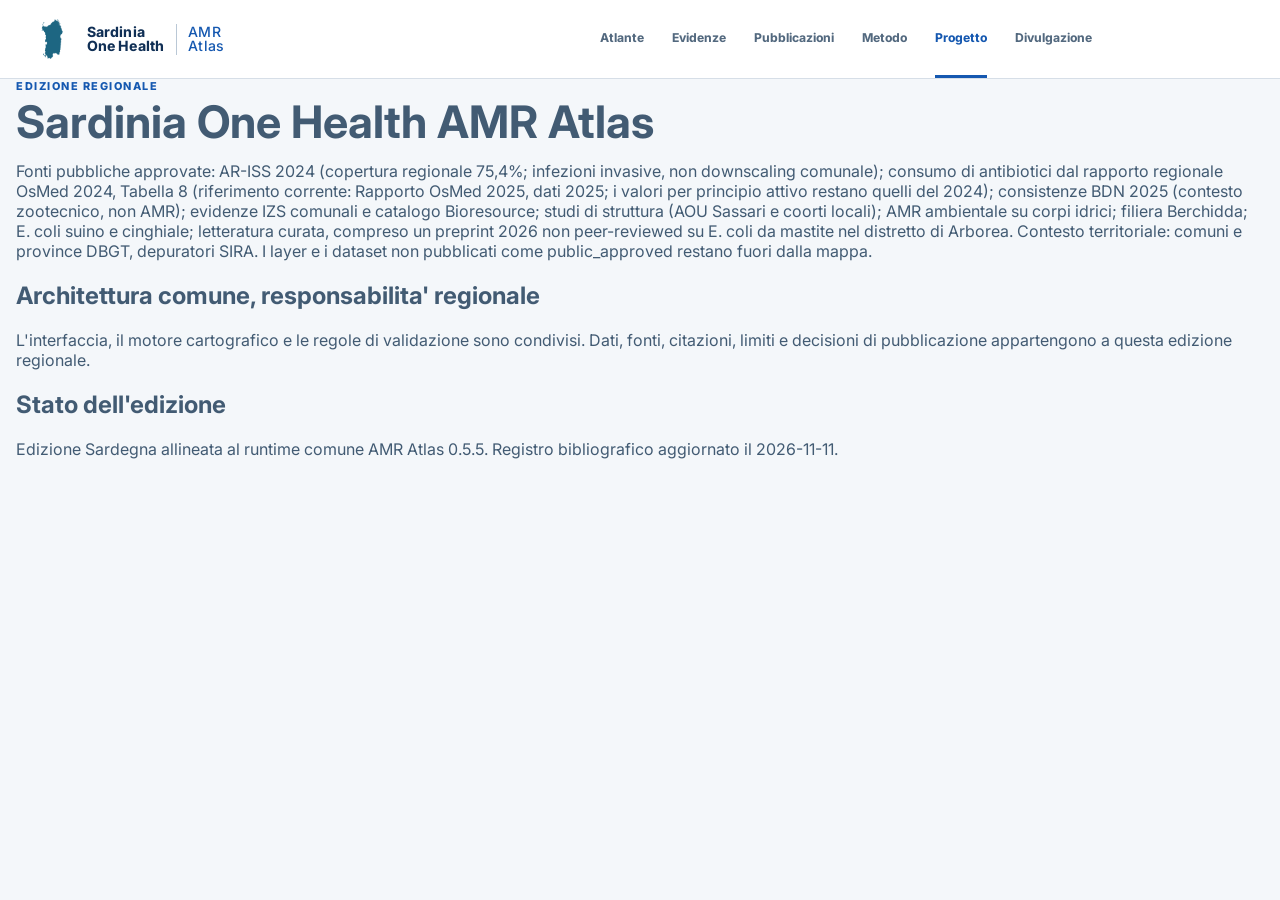
<file: about.html>
﻿<!doctype html><html lang="it"><head><meta charset="utf-8"><meta name="viewport" content="width=device-width, initial-scale=1"><title>Progetto · Sardinia One Health AMR Atlas</title><link rel="icon" href="data:"><link rel="stylesheet" href="assets/styles.css?v=0.5.11"><link rel="stylesheet" href="assets/regional-base.css"></head>
<body class="evidence-page"><header class="global-site-header"><div class="global-header-inner"><a class="global-brand" href="index.html"><span class="brand-code brand-code-icon" style="--brand-icon:url('public/outreach/assets/sardinia-island-icon.png')" aria-hidden="true">SRD</span><span class="global-brand-name">Sardinia<br>One Health</span><span class="global-brand-divider"></span><span class="global-brand-atlas">AMR<br>Atlas</span></a><nav class="global-nav" aria-label="Navigazione principale"><a href="index.html">Atlante</a><a href="evidence.html">Evidenze</a><a href="publications.html">Pubblicazioni</a><a href="methodology.html">Metodo</a><a class="active" href="about.html">Progetto</a><a href="dissemination.html">Divulgazione</a></nav></div></header>
<main class="about-shell"><header class="about-hero"><p class="section-kicker">EDIZIONE REGIONALE</p><h1>Sardinia One Health AMR Atlas</h1><p>Fonti pubbliche approvate: AR-ISS 2024 (copertura regionale 75,4%; infezioni invasive, non downscaling comunale); consumo di antibiotici dal rapporto regionale OsMed 2024, Tabella 8 (riferimento corrente: Rapporto OsMed 2025, dati 2025; i valori per principio attivo restano quelli del 2024); consistenze BDN 2025 (contesto zootecnico, non AMR); evidenze IZS comunali e catalogo Bioresource; studi di struttura (AOU Sassari e coorti locali); AMR ambientale su corpi idrici; filiera Berchidda; E. coli suino e cinghiale; letteratura curata, compreso un preprint 2026 non peer-reviewed su E. coli da mastite nel distretto di Arborea. Contesto territoriale: comuni e province DBGT, depuratori SIRA. I layer e i dataset non pubblicati come public_approved restano fuori dalla mappa.</p></header><section class="about-section"><h2>Architettura comune, responsabilita' regionale</h2><p>L'interfaccia, il motore cartografico e le regole di validazione sono condivisi. Dati, fonti, citazioni, limiti e decisioni di pubblicazione appartengono a questa edizione regionale.</p></section><section class="about-section"><h2>Stato dell'edizione</h2><p>Edizione Sardegna allineata al runtime comune AMR Atlas 0.5.5. Registro bibliografico aggiornato il 2026-11-11.</p></section></main><script src="atlas-config.js"></script><script src="assets/atlas-core.js?v=0.5.11"></script><script data-goatcounter="https://atlanteamr.goatcounter.com/count" async src="//gc.zgo.at/count.js"></script></body></html>
</file>
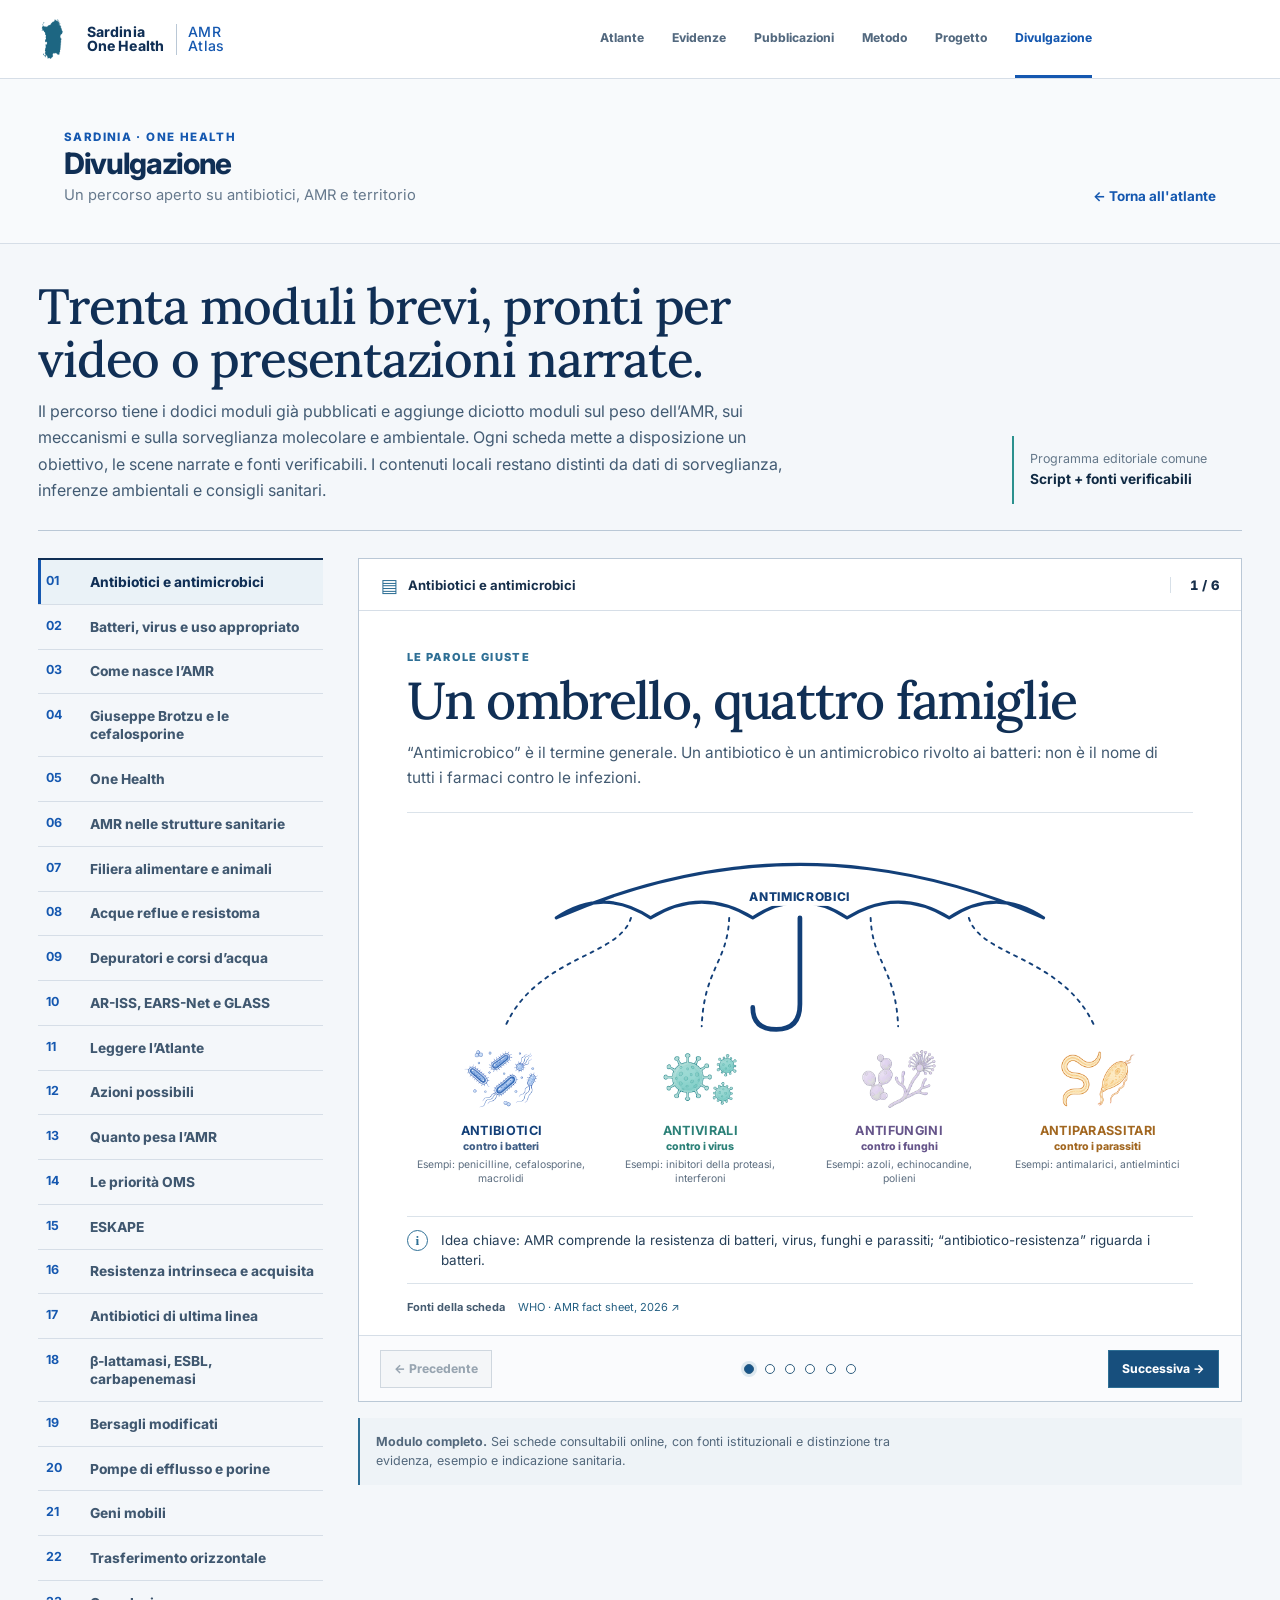
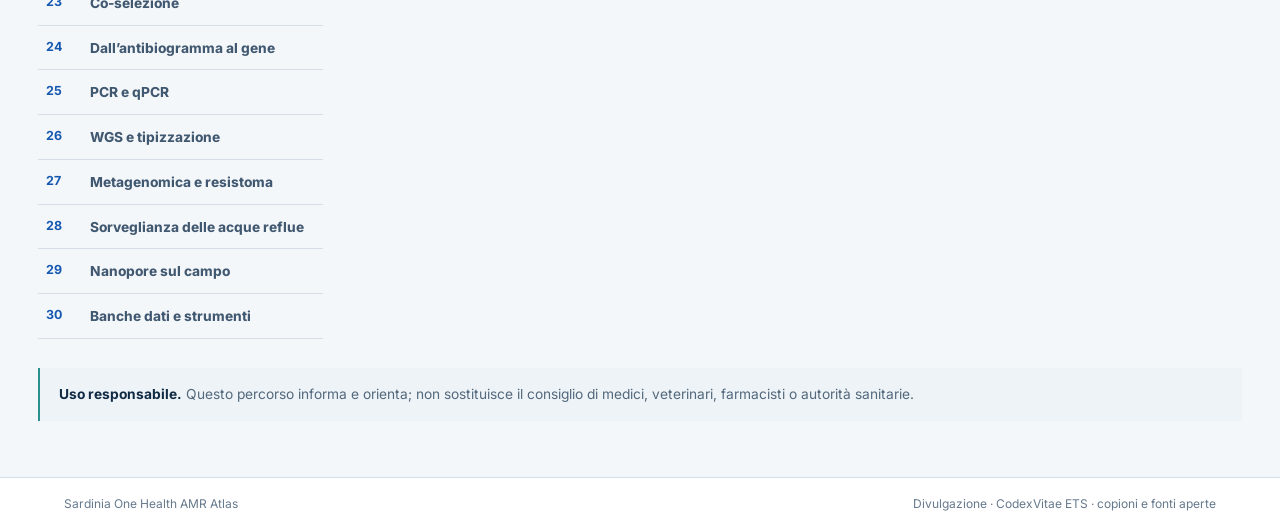
<file: dissemination.html>
﻿<!doctype html><html lang="it"><head><meta charset="utf-8"><meta name="viewport" content="width=device-width, initial-scale=1"><title>Divulgazione · Sardinia One Health AMR Atlas</title><link rel="icon" href="data:"><link rel="stylesheet" href="assets/styles.css?v=0.5.12"><link rel="stylesheet" href="assets/regional-base.css"><script defer src="assets/outreach-module-one.js"></script><script defer src="assets/outreach-module-two.js"></script><script defer src="assets/outreach-modules-three-twelve.js"></script><script defer src="assets/outreach-modules-thirteen-thirty.js"></script><script defer src="assets/dissemination.js"></script></head>
<body class="evidence-page outreach-page"><header class="global-site-header"><div class="global-header-inner"><a class="global-brand" href="index.html" aria-label="Sardinia One Health AMR Atlas"><span class="brand-code brand-code-icon" style="--brand-icon:url('public/outreach/assets/sardinia-island-icon.png')" aria-hidden="true">SRD</span><span class="global-brand-name">Sardinia<br>One Health</span><span class="global-brand-divider" aria-hidden="true"></span><span class="global-brand-atlas">AMR<br>Atlas</span></a><nav class="global-nav" aria-label="Navigazione principale"><a href="index.html">Atlante</a><a href="evidence.html">Evidenze</a><a href="publications.html">Pubblicazioni</a><a href="methodology.html">Metodo</a><a href="about.html">Progetto</a><a class="active" href="dissemination.html">Divulgazione</a></nav></div></header>
<header class="site-header"><div><p class="eyebrow">Sardinia · One Health</p><h1>Divulgazione</h1><p class="subtitle">Un percorso aperto su antibiotici, AMR e territorio</p></div><a class="header-back" href="index.html">← Torna all'atlante</a></header><main class="outreach-shell"><section class="outreach-intro"><div><h2>Trenta moduli brevi, pronti per video o presentazioni narrate.</h2><p>Il percorso tiene i dodici moduli già pubblicati e aggiunge diciotto moduli sul peso dell’AMR, sui meccanismi e sulla sorveglianza molecolare e ambientale. Ogni scheda mette a disposizione un obiettivo, le scene narrate e fonti verificabili. I contenuti locali restano distinti da dati di sorveglianza, inferenze ambientali e consigli sanitari.</p></div><p class="outreach-status">Programma editoriale comune<br><strong>Script + fonti verificabili</strong></p></section><section class="outreach-workspace" aria-label="Percorso divulgativo"><aside id="outreach-index" class="outreach-index" aria-label="Indice dei moduli"></aside><article id="outreach-detail" class="outreach-detail" aria-live="polite"></article></section><section class="outreach-footnote"><strong>Uso responsabile.</strong> Questo percorso informa e orienta; non sostituisce il consiglio di medici, veterinari, farmacisti o autorità sanitarie.</section></main><footer><span>Sardinia One Health AMR Atlas</span><span>Divulgazione · CodexVitae ETS · copioni e fonti aperte</span></footer><script data-goatcounter="https://atlanteamr.goatcounter.com/count" async src="//gc.zgo.at/count.js"></script></body></html>
</file>
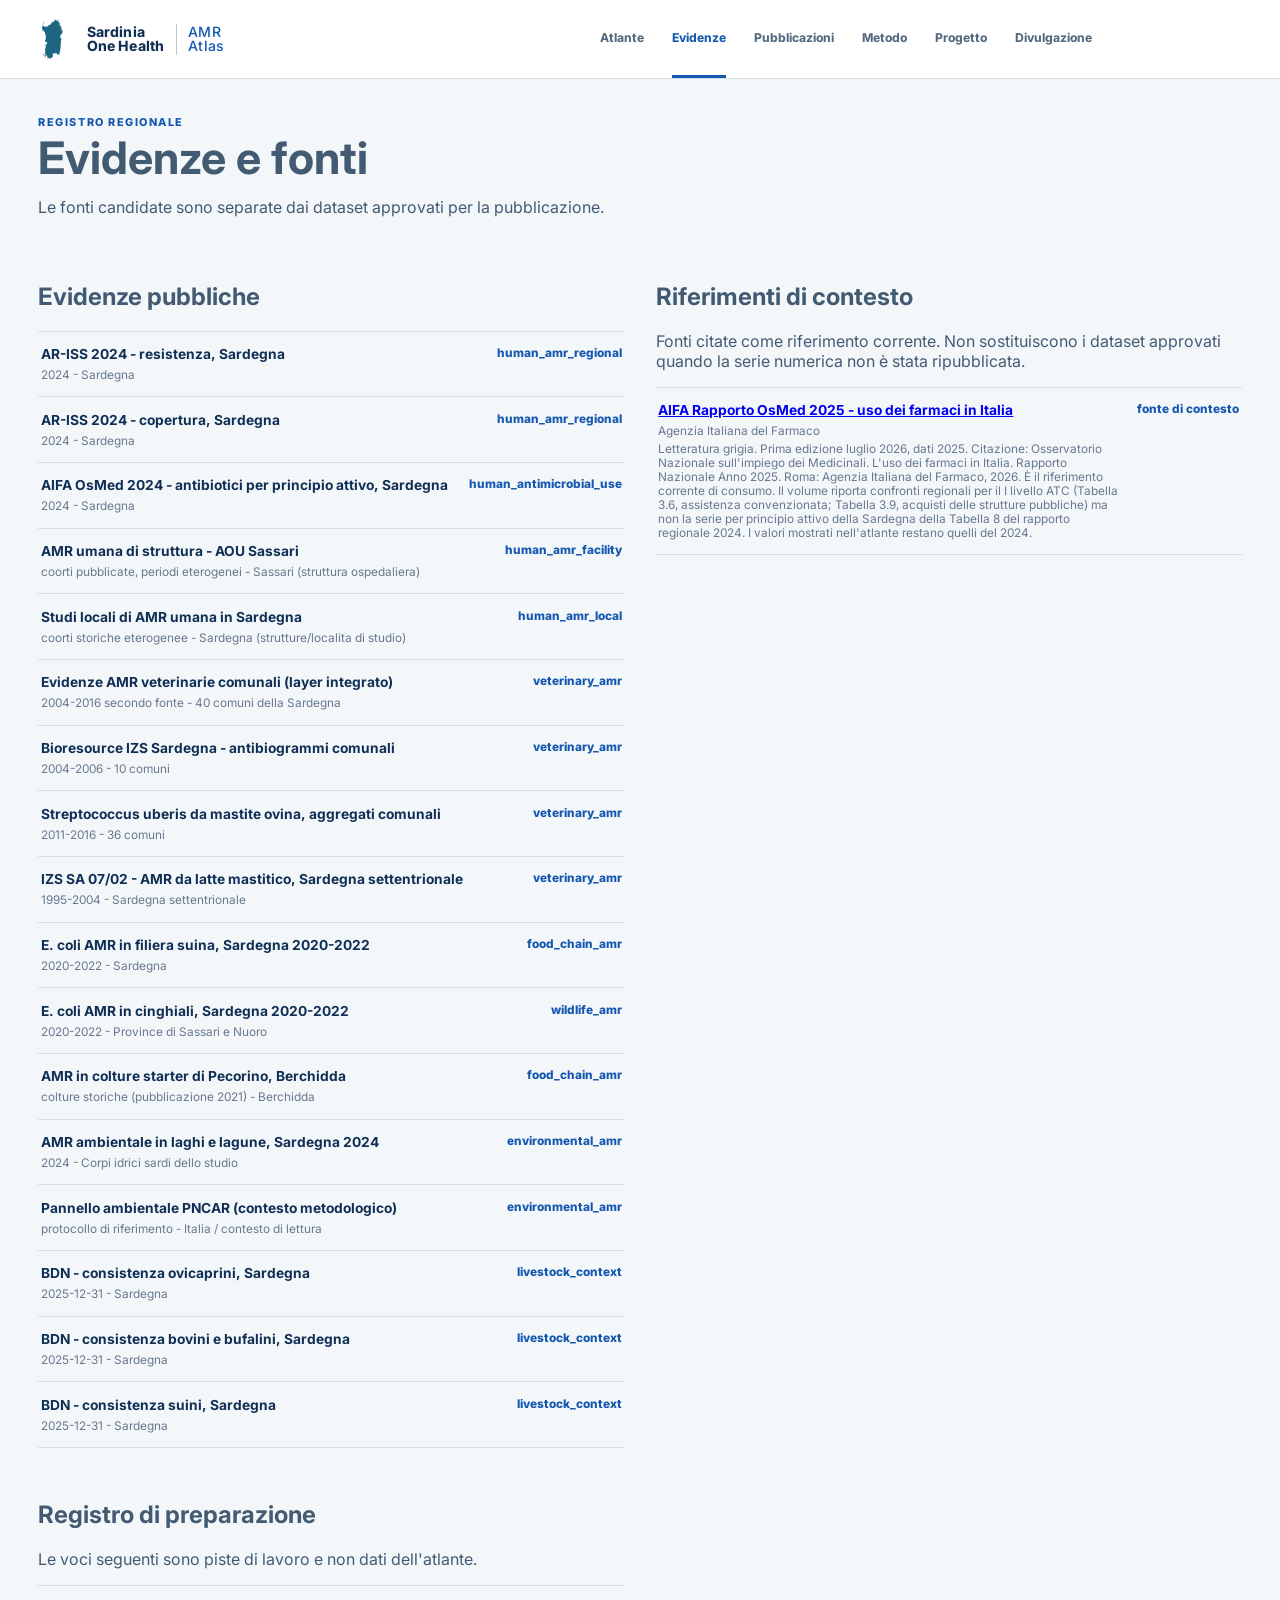
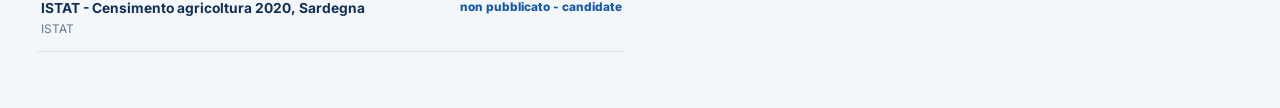
<file: evidence.html>
﻿<!doctype html><html lang="it"><head><meta charset="utf-8"><meta name="viewport" content="width=device-width, initial-scale=1"><title>Evidenze · Sardinia One Health AMR Atlas</title><link rel="icon" href="data:"><link rel="stylesheet" href="assets/styles.css?v=0.5.11"><link rel="stylesheet" href="assets/regional-base.css"></head>
<body class="evidence-page"><header class="global-site-header"><div class="global-header-inner"><a class="global-brand" href="index.html"><span class="brand-code brand-code-icon" style="--brand-icon:url('public/outreach/assets/sardinia-island-icon.png')" aria-hidden="true">SRD</span><span class="global-brand-name">Sardinia<br>One Health</span><span class="global-brand-divider"></span><span class="global-brand-atlas">AMR<br>Atlas</span></a><nav class="global-nav" aria-label="Navigazione principale"><a href="index.html">Atlante</a><a class="active" href="evidence.html">Evidenze</a><a href="publications.html">Pubblicazioni</a><a href="methodology.html">Metodo</a><a href="about.html">Progetto</a><a href="dissemination.html">Divulgazione</a></nav></div></header>
<main class="evidence-shell"><header class="evidence-hero"><p class="section-kicker">REGISTRO REGIONALE</p><h1>Evidenze e fonti</h1><p>Le fonti candidate sono separate dai dataset approvati per la pubblicazione.</p></header><section id="evidence-root"><p>Caricamento catalogo...</p></section></main><script src="atlas-config.js"></script><script src="assets/atlas-core.js?v=0.5.11"></script><script data-goatcounter="https://atlanteamr.goatcounter.com/count" async src="//gc.zgo.at/count.js"></script></body></html>
</file>
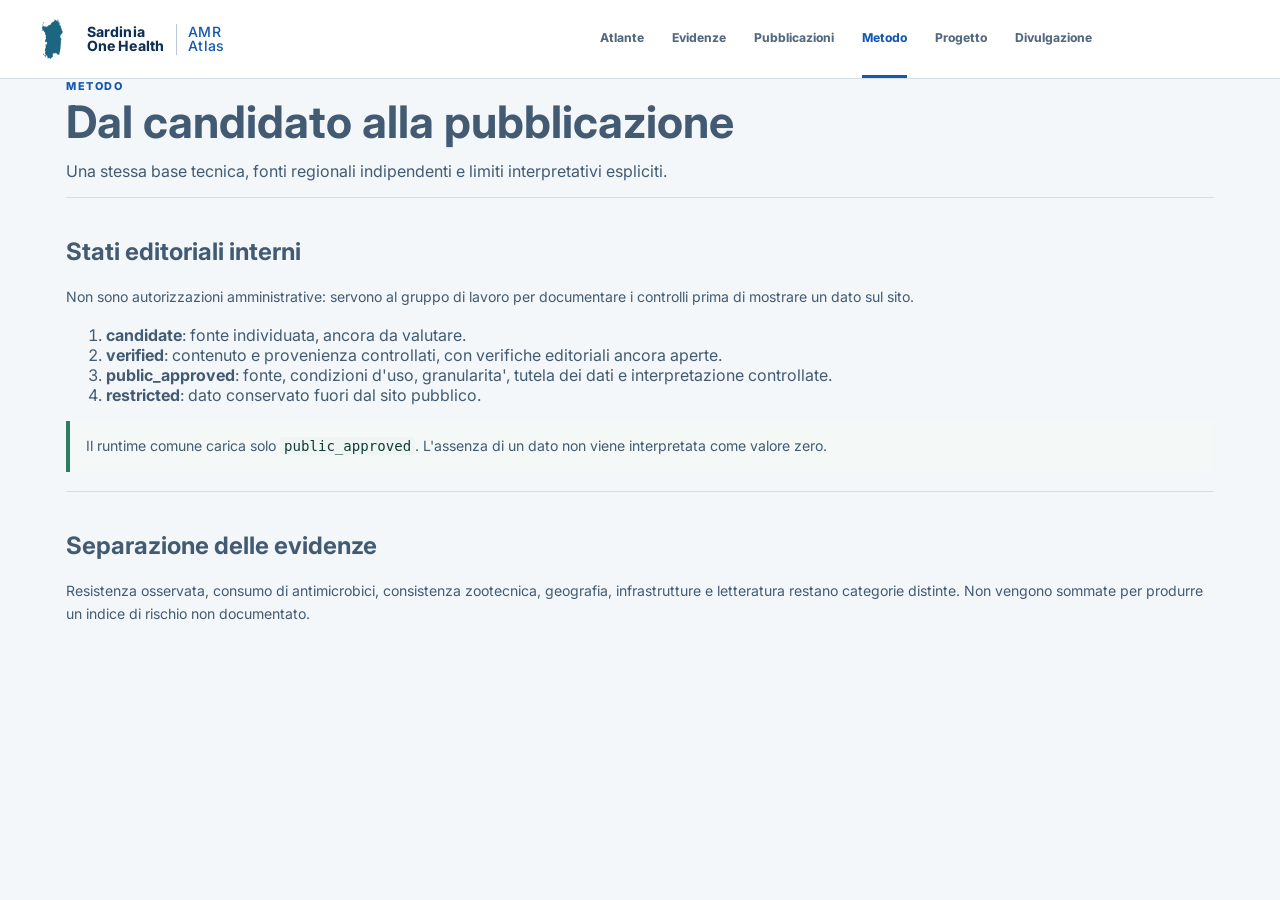
<file: methodology.html>
﻿<!doctype html><html lang="it"><head><meta charset="utf-8"><meta name="viewport" content="width=device-width, initial-scale=1"><title>Metodo · Sardinia One Health AMR Atlas</title><link rel="icon" href="data:"><link rel="stylesheet" href="assets/styles.css?v=0.5.11"><link rel="stylesheet" href="assets/regional-base.css"></head>
<body class="evidence-page"><header class="global-site-header"><div class="global-header-inner"><a class="global-brand" href="index.html"><span class="brand-code brand-code-icon" style="--brand-icon:url('public/outreach/assets/sardinia-island-icon.png')" aria-hidden="true">SRD</span><span class="global-brand-name">Sardinia<br>One Health</span><span class="global-brand-divider"></span><span class="global-brand-atlas">AMR<br>Atlas</span></a><nav class="global-nav" aria-label="Navigazione principale"><a href="index.html">Atlante</a><a href="evidence.html">Evidenze</a><a href="publications.html">Pubblicazioni</a><a class="active" href="methodology.html">Metodo</a><a href="about.html">Progetto</a><a href="dissemination.html">Divulgazione</a></nav></div></header>
<main class="method-shell"><header class="method-hero"><p class="section-kicker">METODO</p><h1>Dal candidato alla pubblicazione</h1><p>Una stessa base tecnica, fonti regionali indipendenti e limiti interpretativi espliciti.</p></header><section class="method-section"><h2>Stati editoriali interni</h2><p>Non sono autorizzazioni amministrative: servono al gruppo di lavoro per documentare i controlli prima di mostrare un dato sul sito.</p><ol><li><strong>candidate</strong>: fonte individuata, ancora da valutare.</li><li><strong>verified</strong>: contenuto e provenienza controllati, con verifiche editoriali ancora aperte.</li><li><strong>public_approved</strong>: fonte, condizioni d'uso, granularita', tutela dei dati e interpretazione controllate.</li><li><strong>restricted</strong>: dato conservato fuori dal sito pubblico.</li></ol><p class="governance-note">Il runtime comune carica solo <code>public_approved</code>. L'assenza di un dato non viene interpretata come valore zero.</p></section><section class="method-section"><h2>Separazione delle evidenze</h2><p>Resistenza osservata, consumo di antimicrobici, consistenza zootecnica, geografia, infrastrutture e letteratura restano categorie distinte. Non vengono sommate per produrre un indice di rischio non documentato.</p></section></main><script src="atlas-config.js"></script><script src="assets/atlas-core.js?v=0.5.11"></script><script data-goatcounter="https://atlanteamr.goatcounter.com/count" async src="//gc.zgo.at/count.js"></script></body></html>
</file>
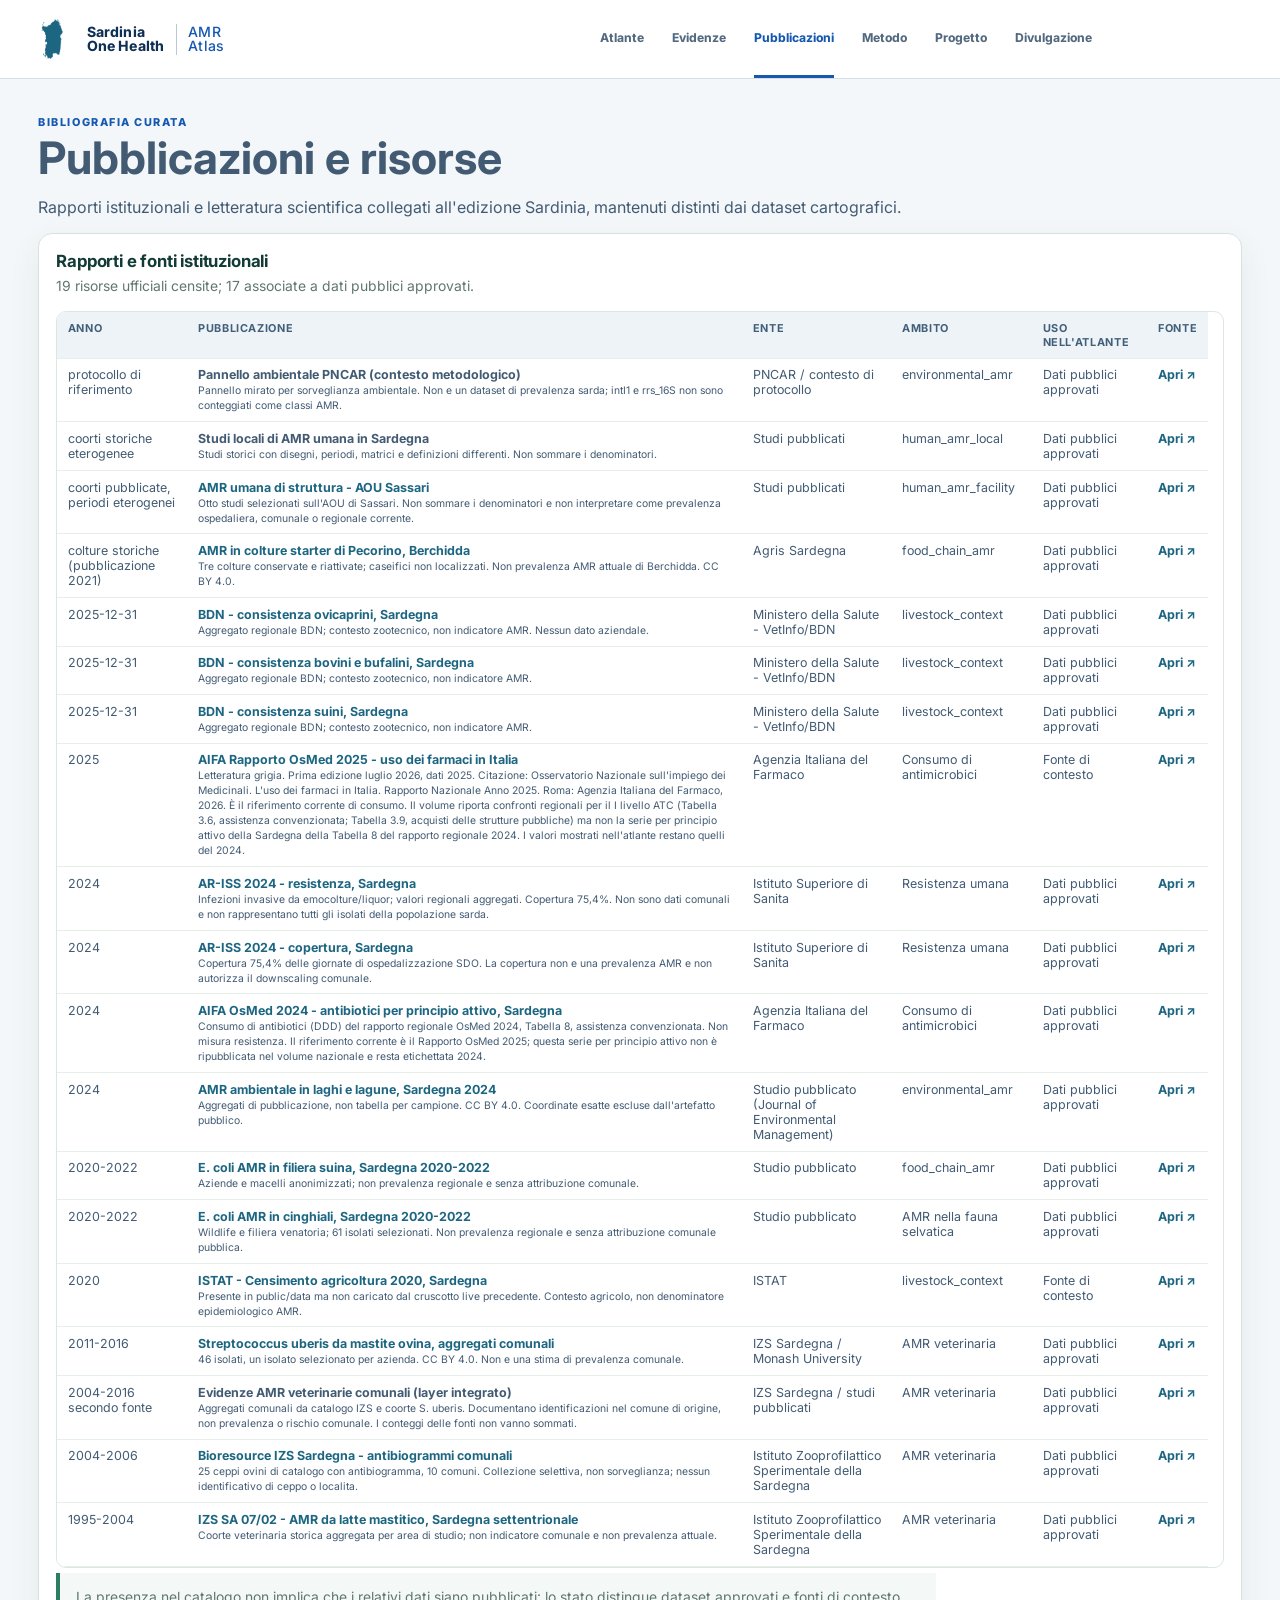
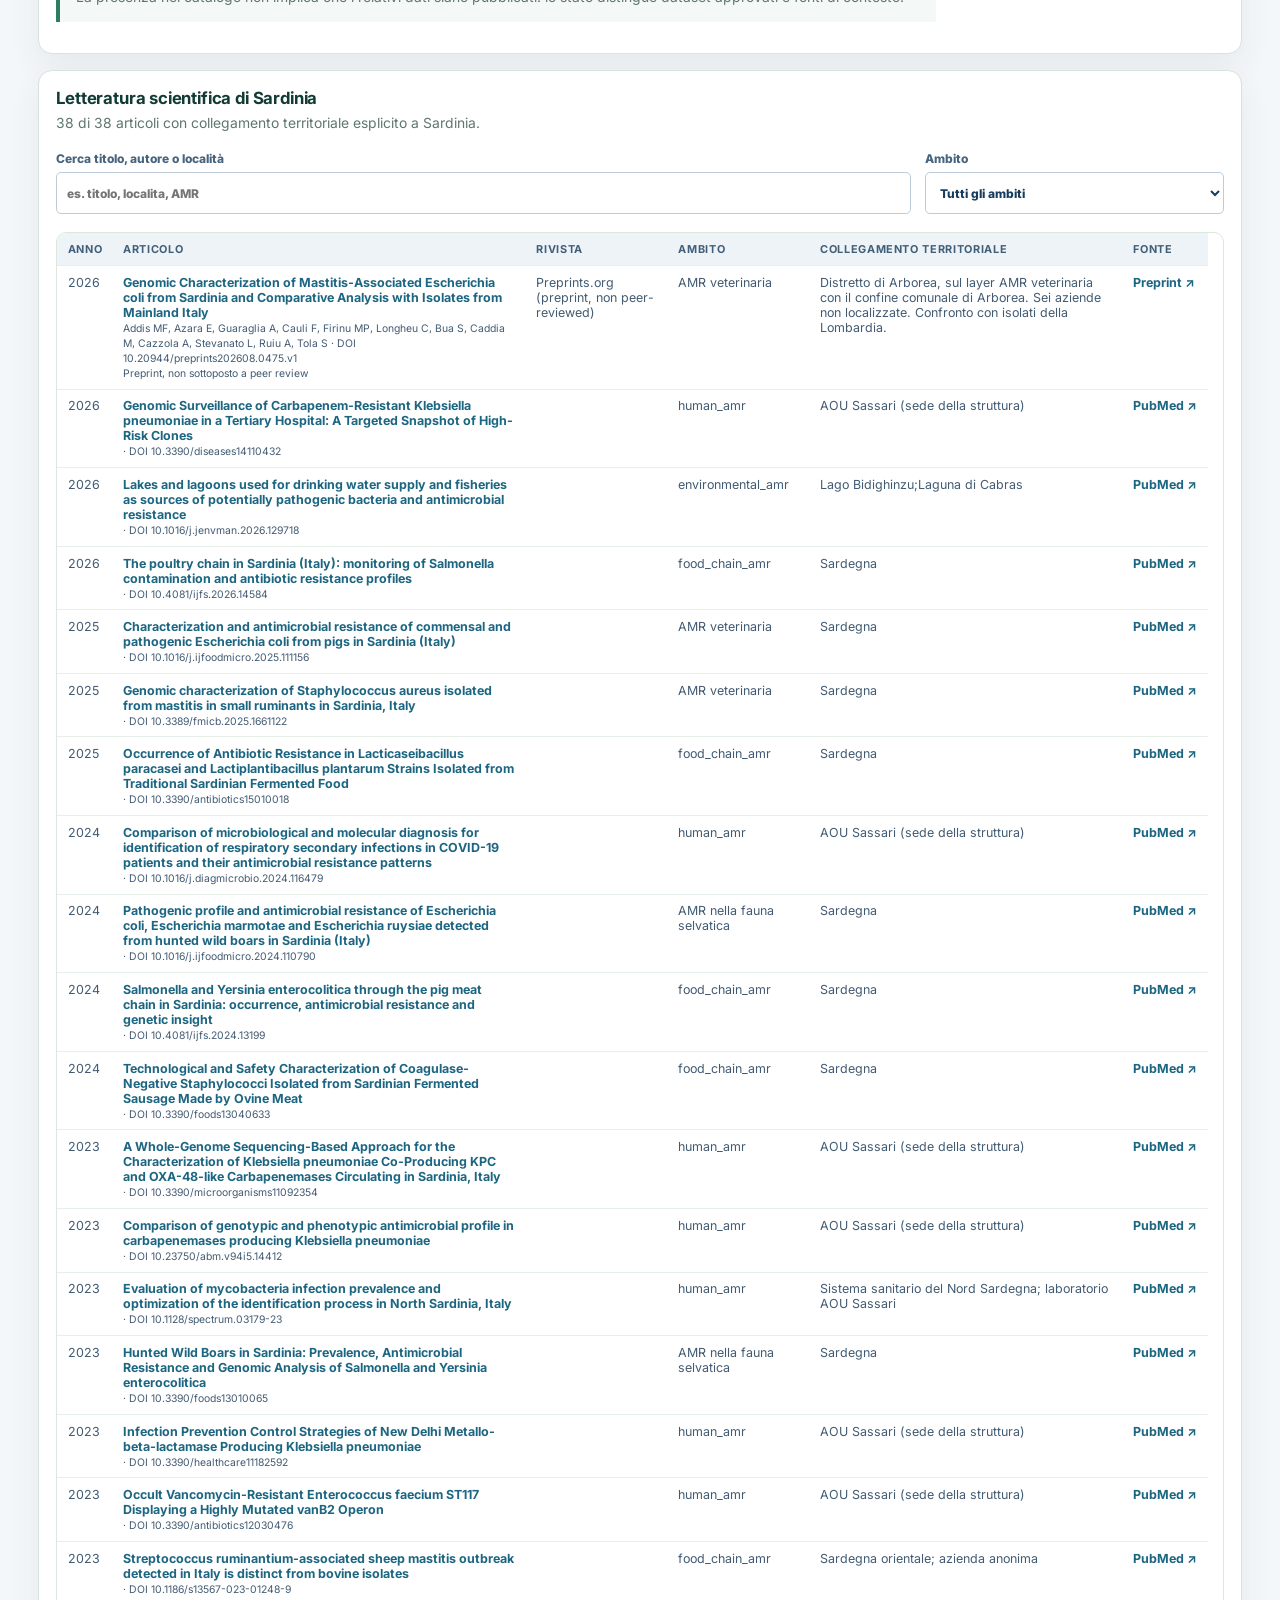
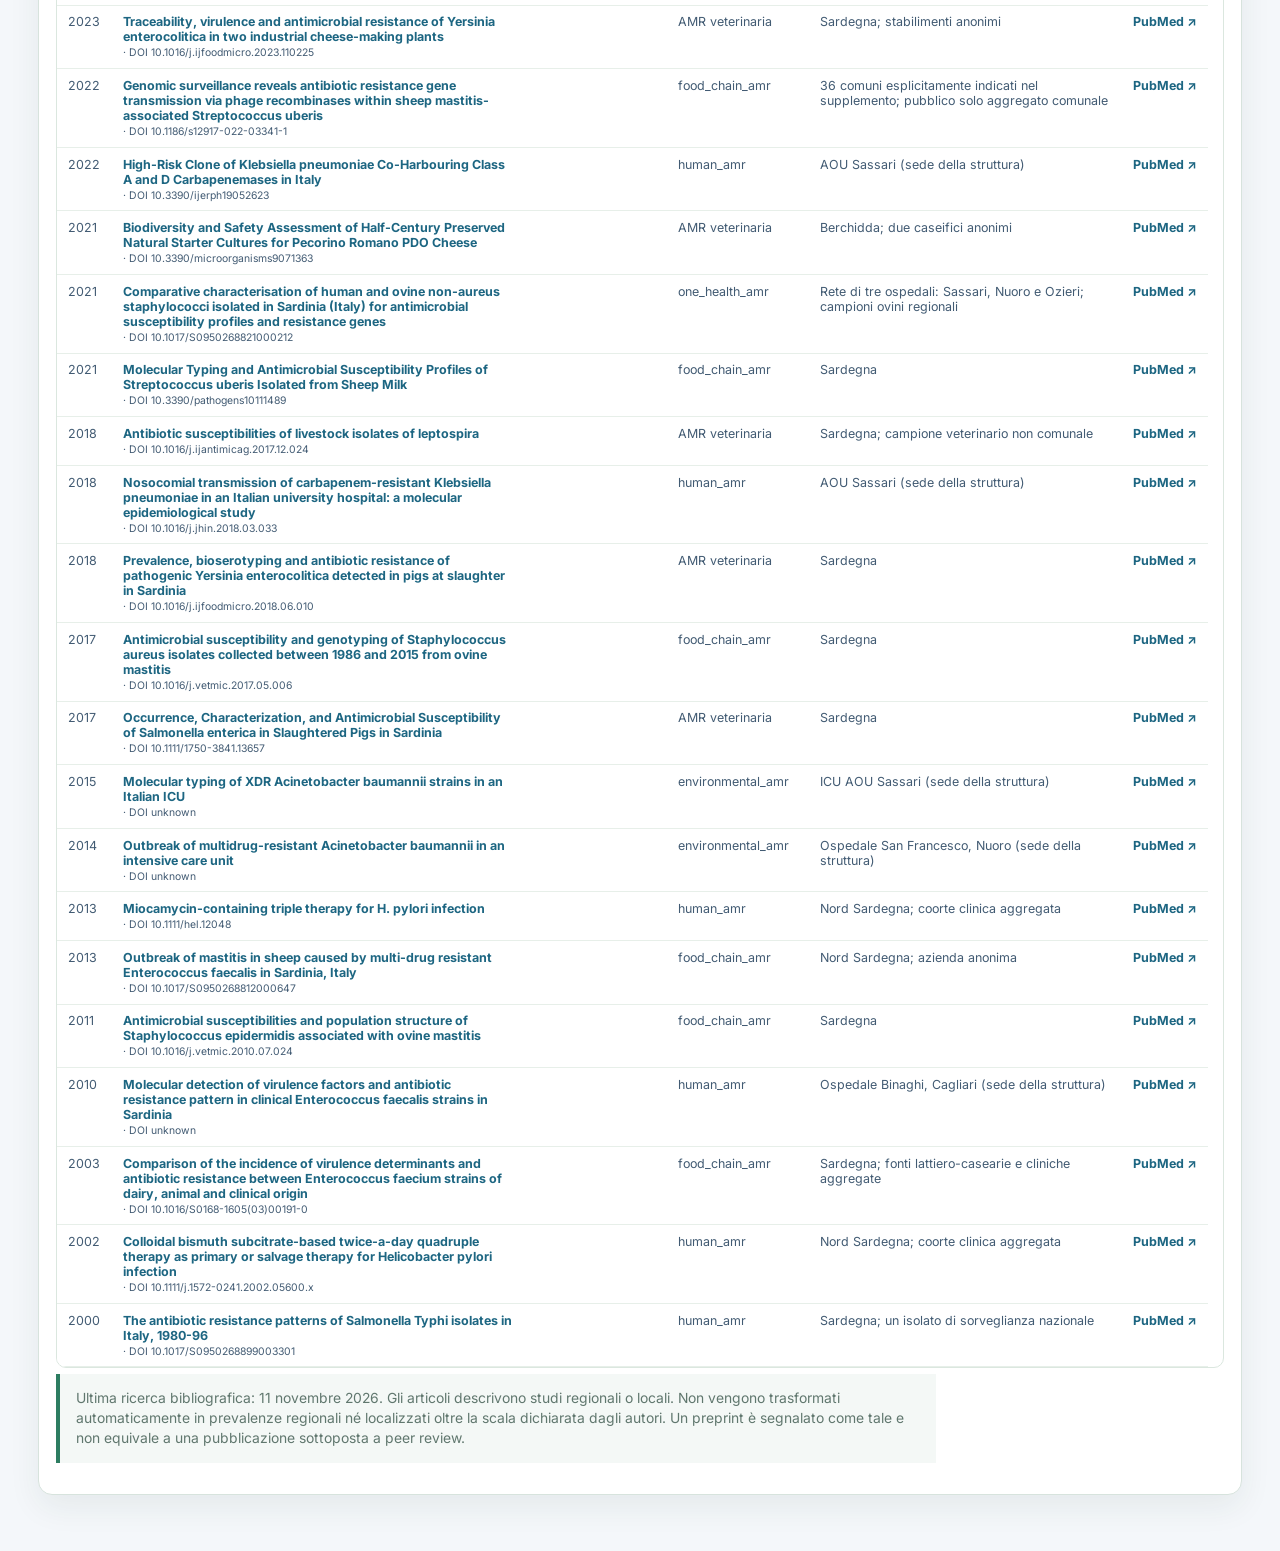
<file: publications.html>
﻿<!doctype html><html lang="it"><head><meta charset="utf-8"><meta name="viewport" content="width=device-width, initial-scale=1"><title>Pubblicazioni · Sardinia One Health AMR Atlas</title><link rel="icon" href="data:"><link rel="stylesheet" href="assets/styles.css?v=0.5.11"><link rel="stylesheet" href="assets/regional-base.css"></head>
<body class="evidence-page"><header class="global-site-header"><div class="global-header-inner"><a class="global-brand" href="index.html"><span class="brand-code brand-code-icon" style="--brand-icon:url('public/outreach/assets/sardinia-island-icon.png')" aria-hidden="true">SRD</span><span class="global-brand-name">Sardinia<br>One Health</span><span class="global-brand-divider"></span><span class="global-brand-atlas">AMR<br>Atlas</span></a><nav class="global-nav" aria-label="Navigazione principale"><a href="index.html">Atlante</a><a href="evidence.html">Evidenze</a><a class="active" href="publications.html">Pubblicazioni</a><a href="methodology.html">Metodo</a><a href="about.html">Progetto</a><a href="dissemination.html">Divulgazione</a></nav></div></header>
<main class="evidence-shell"><header class="evidence-hero"><p class="section-kicker">BIBLIOGRAFIA CURATA</p><h1>Pubblicazioni e risorse</h1><p>Rapporti istituzionali e letteratura scientifica collegati all'edizione Sardinia, mantenuti distinti dai dataset cartografici.</p></header><section class="literature-section"><div class="data-digest-heading"><div><h2>Rapporti e fonti istituzionali</h2><p id="publication-summary">Caricamento del catalogo...</p></div></div><div class="table-wrap"><table class="literature-table"><thead><tr><th>Anno</th><th>Pubblicazione</th><th>Ente</th><th>Ambito</th><th>Uso nell'Atlante</th><th>Fonte</th></tr></thead><tbody id="publication-rows"></tbody></table></div><p class="governance-note">La presenza nel catalogo non implica che i relativi dati siano pubblicati: lo stato distingue dataset approvati e fonti di contesto.</p></section><section class="literature-section"><div class="data-digest-heading"><div><h2>Letteratura scientifica di Sardinia</h2><p id="literature-summary">Caricamento della letteratura...</p></div></div><div class="publication-filters"><label for="literature-search">Cerca titolo, autore o località<input id="literature-search" type="search" placeholder="es. titolo, localita, AMR"></label><label for="literature-scope">Ambito<select id="literature-scope"><option value="ALL">Tutti gli ambiti</option></select></label></div><div class="table-wrap"><table class="literature-table"><thead><tr><th>Anno</th><th>Articolo</th><th>Rivista</th><th>Ambito</th><th>Collegamento territoriale</th><th>Fonte</th></tr></thead><tbody id="literature-rows"></tbody></table></div><p class="governance-note">Ultima ricerca bibliografica: 11 novembre 2026. Gli articoli descrivono studi regionali o locali. Non vengono trasformati automaticamente in prevalenze regionali né localizzati oltre la scala dichiarata dagli autori. Un preprint è segnalato come tale e non equivale a una pubblicazione sottoposta a peer review.</p></section></main><script src="atlas-config.js"></script><script src="assets/publications.js"></script><script data-goatcounter="https://atlanteamr.goatcounter.com/count" async src="//gc.zgo.at/count.js"></script></body></html>
</file>
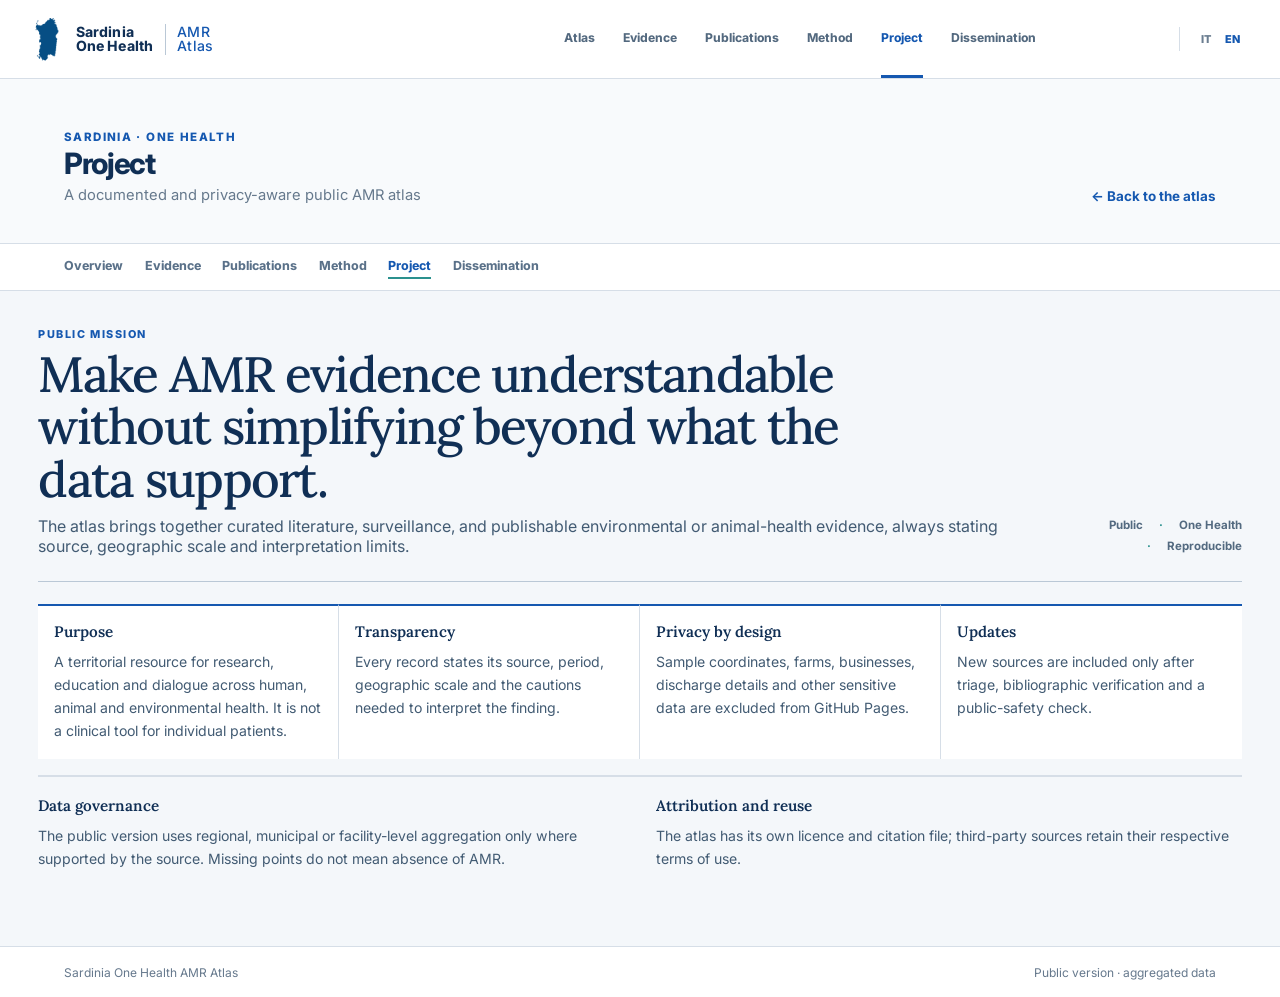
<file: en/about.html>
<!doctype html>
<html lang="en">
<head><meta charset="utf-8"><meta name="viewport" content="width=device-width, initial-scale=1"><title>Project · Sardinia One Health AMR Atlas</title><link rel="icon" href="data:,"><link rel="stylesheet" href="../styles.css?v=20260822a"></head>
<body class="evidence-page">
  <header class="global-site-header">
    <div class="global-header-inner">
      <a class="global-brand" href="index.html" aria-label="Sardinia One Health AMR Atlas">
        <span class="brand-mark brand-mark-sardinia" aria-hidden="true"><img src="../public/outreach/assets/sardinia-island-icon.png" alt="" decoding="async"></span>
        <span class="global-brand-name">Sardinia<br>One Health</span><span class="global-brand-divider" aria-hidden="true"></span><span class="global-brand-atlas">AMR<br>Atlas</span>
      </a>
      <nav class="global-nav" aria-label="Main navigation"><a href="index.html">Atlas</a><a href="evidence.html">Evidence</a><a href="publications.html">Publications</a><a href="methodology.html">Method</a><a class="active" href="about.html">Project</a><a href="dissemination.html">Dissemination</a></nav>
      <div class="language-nav" aria-label="Language"><a href="../about.html" lang="it">IT</a><a href="#" lang="en" class="active">EN</a></div>
    </div>
  </header>
  <header class="site-header"><div><p class="eyebrow">Sardinia · One Health</p><h1>Project</h1><p class="subtitle">A documented and privacy-aware public AMR atlas</p></div><a class="header-back" href="index.html">← Back to the atlas</a></header>
  <nav class="workspace-nav" aria-label="Main navigation"><a href="index.html">Overview</a><a href="evidence.html">Evidence</a><a href="publications.html">Publications</a><a href="methodology.html">Method</a><a class="active" href="about.html">Project</a><a href="dissemination.html">Dissemination</a></nav>
  <main class="evidence-shell method-shell">
    <section class="evidence-heading"><div><p class="section-kicker">PUBLIC MISSION</p><h2>Make AMR evidence understandable without simplifying beyond what the data support.</h2><p class="evidence-subtitle">The atlas brings together curated literature, surveillance, and publishable environmental or animal-health evidence, always stating source, geographic scale and interpretation limits.</p></div><div class="tag-list"><span>Public</span><span>One Health</span><span>Reproducible</span></div></section>
    <section class="method-grid"><article><h3>Purpose</h3><p>A territorial resource for research, education and dialogue across human, animal and environmental health. It is not a clinical tool for individual patients.</p></article><article><h3>Transparency</h3><p>Every record states its source, period, geographic scale and the cautions needed to interpret the finding.</p></article><article><h3>Privacy by design</h3><p>Sample coordinates, farms, businesses, discharge details and other sensitive data are excluded from GitHub Pages.</p></article><article><h3>Updates</h3><p>New sources are included only after triage, bibliographic verification and a public-safety check.</p></article></section>
    <section class="method-section two-col"><div><h3>Data governance</h3><p>The public version uses regional, municipal or facility-level aggregation only where supported by the source. Missing points do not mean absence of AMR.</p></div><div><h3>Attribution and reuse</h3><p>The atlas has its own licence and citation file; third-party sources retain their respective terms of use.</p></div></section>
  </main><footer><span>Sardinia One Health AMR Atlas</span><span>Public version · aggregated data</span></footer>
<script data-goatcounter="https://atlanteamr.goatcounter.com/count" async src="//gc.zgo.at/count.js"></script>
</body></html>
</file>
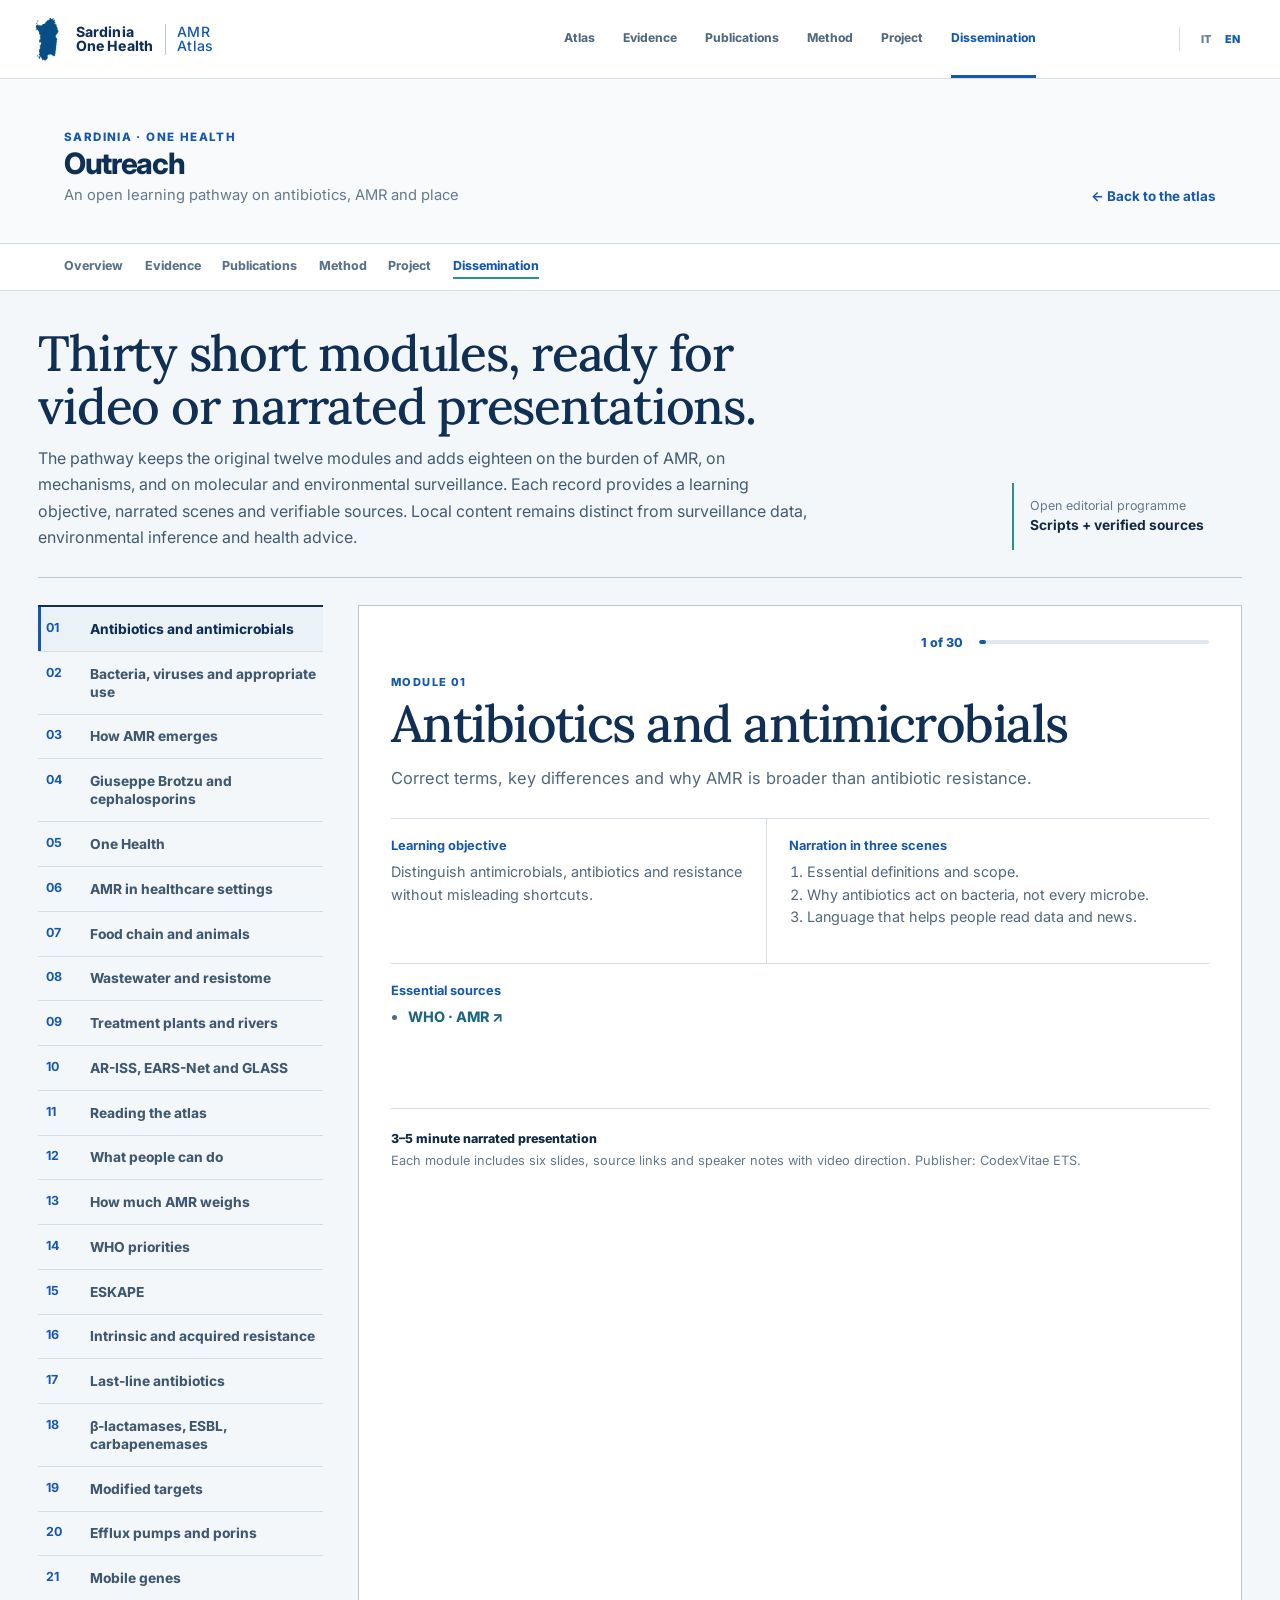
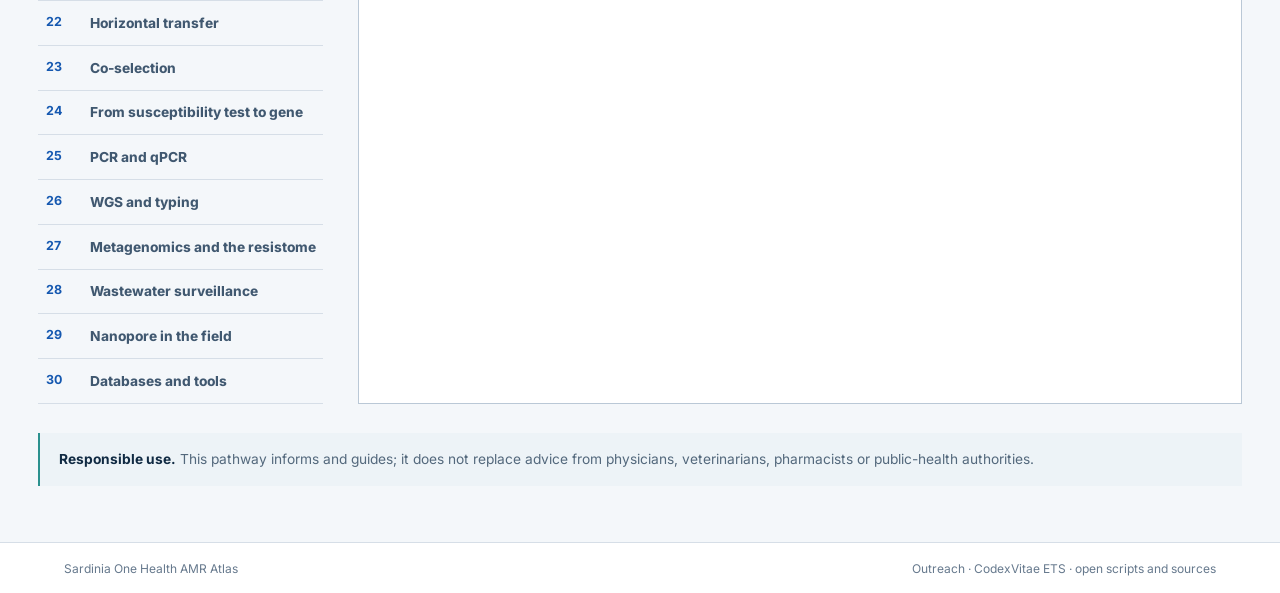
<file: en/dissemination.html>
<!doctype html>
<html lang="en">
<head>
  <meta charset="utf-8">
  <meta name="viewport" content="width=device-width, initial-scale=1">
  <title>Outreach · Sardinia One Health AMR Atlas</title>
  <link rel="icon" href="data:,">
  <link rel="stylesheet" href="../styles.css?v=20261112a">
  <script defer src="../outreach-module-one.js?v=20260725"></script>
  <script defer src="../outreach-module-two.js"></script>
  <script defer src="../outreach-modules-three-twelve.js"></script>
  <script defer src="../outreach-modules-thirteen-thirty.js"></script>
  <script defer src="../dissemination.js?v=20261113a"></script>
</head>
<body class="evidence-page outreach-page">
  <header class="global-site-header">
    <div class="global-header-inner">
      <a class="global-brand" href="index.html" aria-label="Sardinia One Health AMR Atlas">
        <span class="brand-mark brand-mark-sardinia" aria-hidden="true"><img src="../public/outreach/assets/sardinia-island-icon.png" alt="" decoding="async"></span>
        <span class="global-brand-name">Sardinia<br>One Health</span><span class="global-brand-divider" aria-hidden="true"></span><span class="global-brand-atlas">AMR<br>Atlas</span>
      </a>
      <nav class="global-nav" aria-label="Main navigation"><a href="index.html">Atlas</a><a href="evidence.html">Evidence</a><a href="publications.html">Publications</a><a href="methodology.html">Method</a><a href="about.html">Project</a><a class="active" href="dissemination.html">Dissemination</a></nav>
      <div class="language-nav" aria-label="Language"><a href="../dissemination.html" lang="it">IT</a><a href="#" lang="en" class="active">EN</a></div>
    </div>
  </header>
  <header class="site-header"><div><p class="eyebrow">Sardinia · One Health</p><h1>Outreach</h1><p class="subtitle">An open learning pathway on antibiotics, AMR and place</p></div><a class="header-back" href="index.html">← Back to the atlas</a></header>
  <nav class="workspace-nav" aria-label="Main navigation"><a href="index.html">Overview</a><a href="evidence.html">Evidence</a><a href="publications.html">Publications</a><a href="methodology.html">Method</a><a href="about.html">Project</a><a class="active" href="dissemination.html">Dissemination</a></nav>
  <main class="outreach-shell">
    <section class="outreach-intro"><div><h2>Thirty short modules, ready for video or narrated presentations.</h2><p>The pathway keeps the original twelve modules and adds eighteen on the burden of AMR, on mechanisms, and on molecular and environmental surveillance. Each record provides a learning objective, narrated scenes and verifiable sources. Local content remains distinct from surveillance data, environmental inference and health advice.</p></div><p class="outreach-status">Open editorial programme<br><strong>Scripts + verified sources</strong></p></section>
    <section class="outreach-workspace" aria-label="Outreach pathway"><aside id="outreach-index" class="outreach-index" aria-label="Module index"></aside><article id="outreach-detail" class="outreach-detail" aria-live="polite"></article></section>
    <section class="outreach-footnote"><strong>Responsible use.</strong> This pathway informs and guides; it does not replace advice from physicians, veterinarians, pharmacists or public-health authorities.</section>
  </main>
  <footer><span>Sardinia One Health AMR Atlas</span><span>Outreach · CodexVitae ETS · open scripts and sources</span></footer>
<script data-goatcounter="https://atlanteamr.goatcounter.com/count" async src="//gc.zgo.at/count.js"></script>
</body>
</html>
</file>
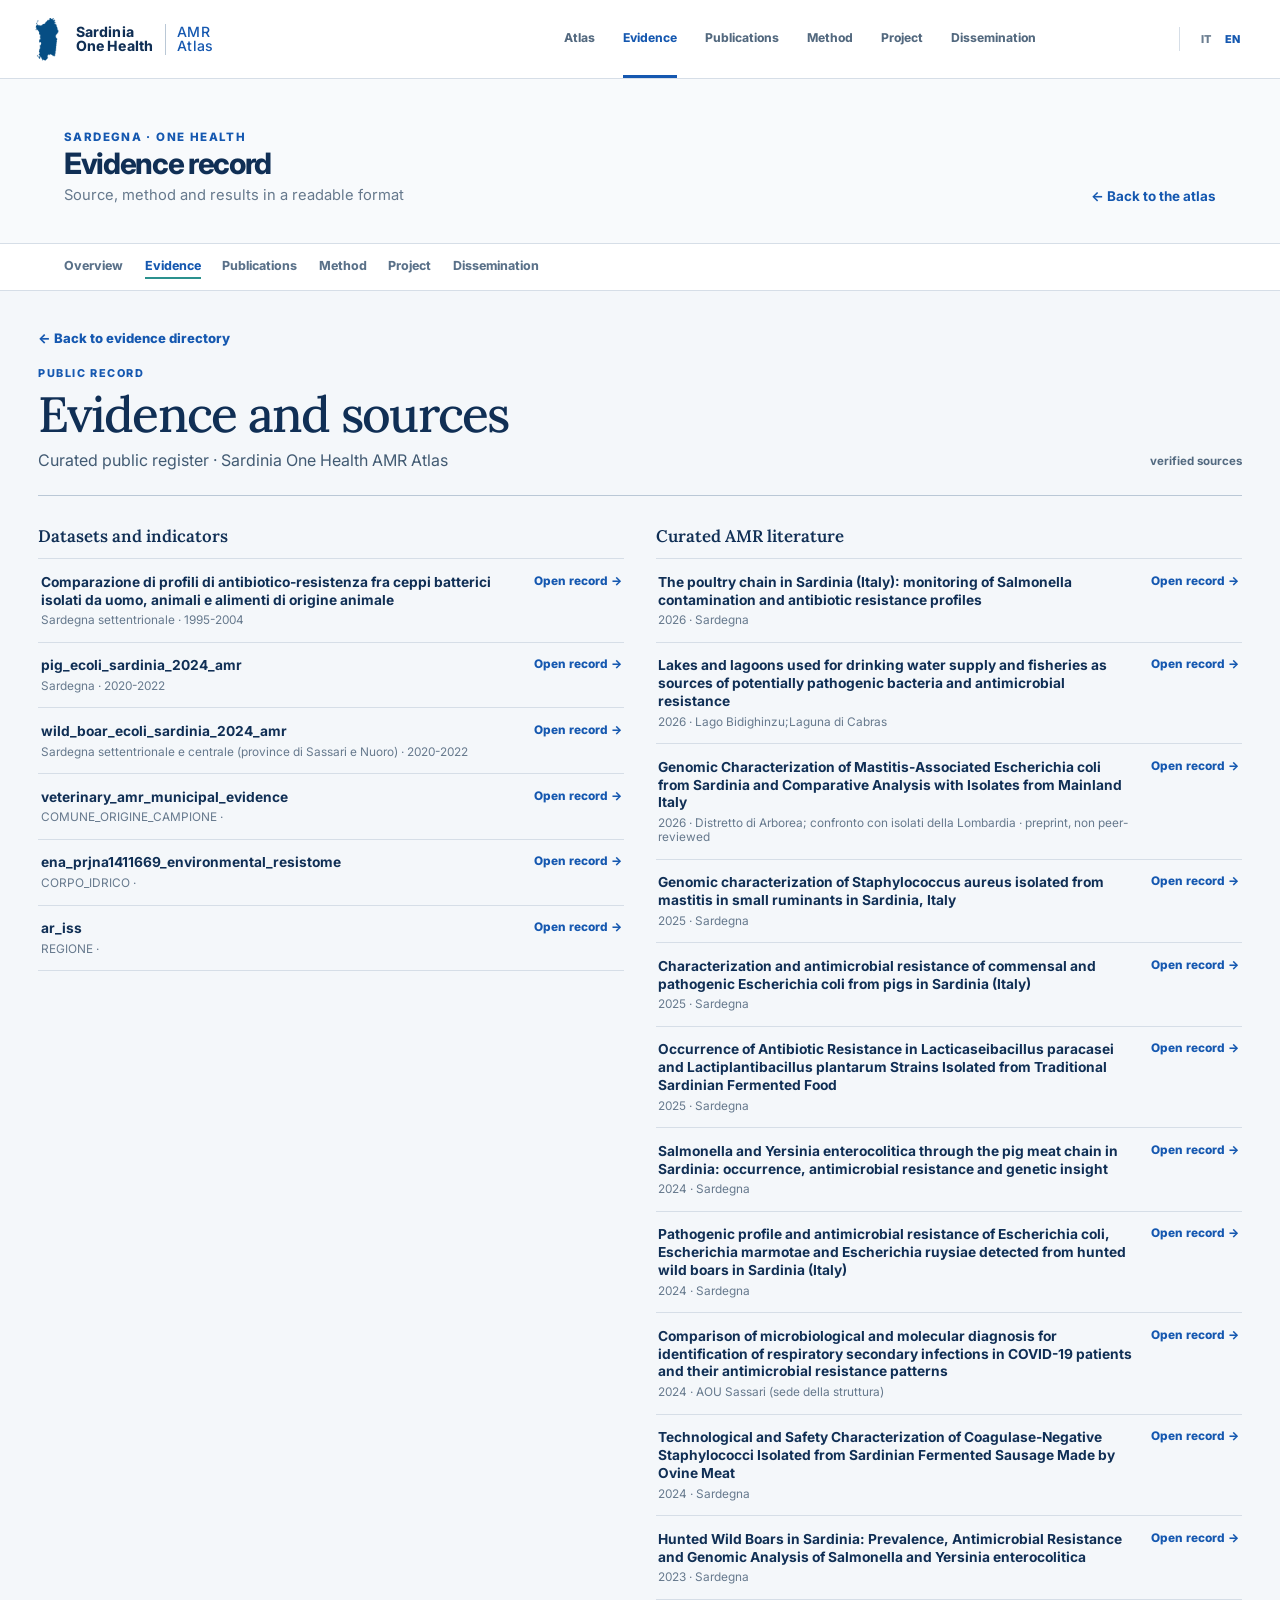
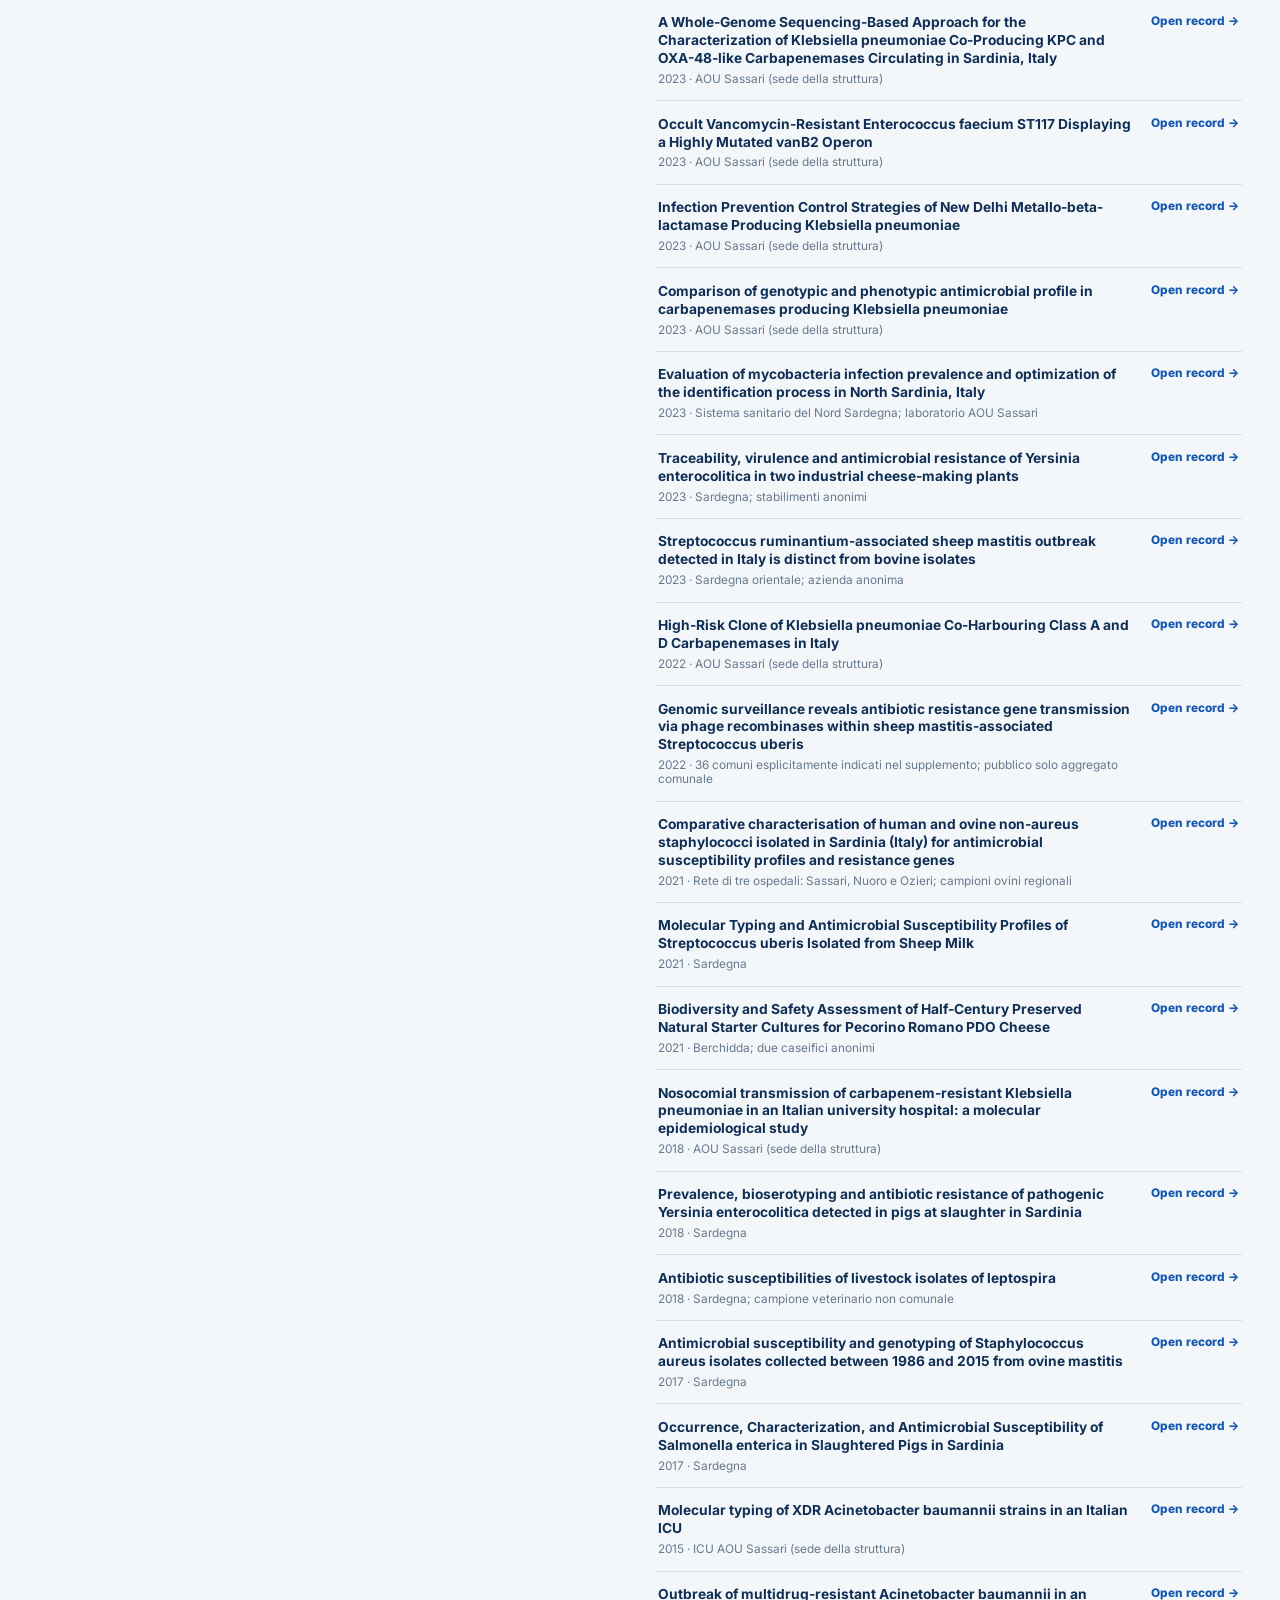
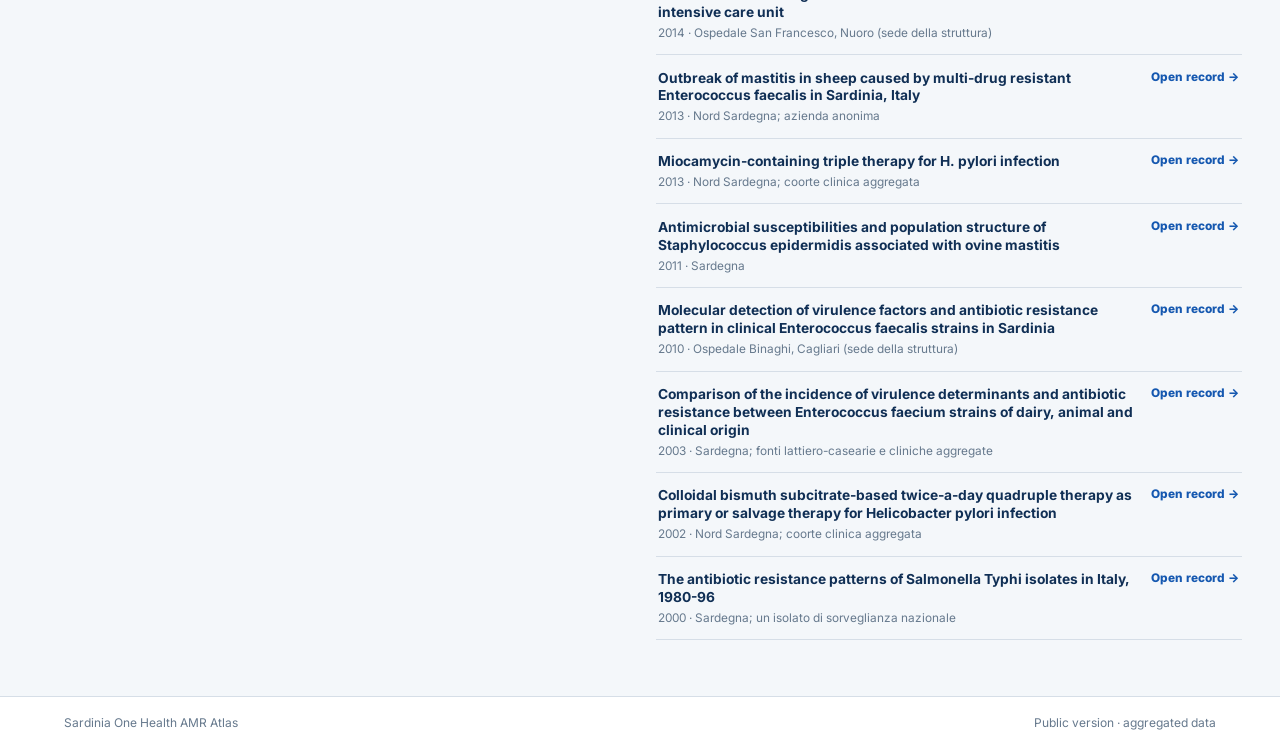
<file: en/evidence.html>
<!doctype html>
<html lang="en">
<head>
  <meta charset="utf-8">
  <meta name="viewport" content="width=device-width, initial-scale=1">
  <title>Evidence record · Sardinia One Health AMR Atlas</title>
  <link rel="icon" href="data:,">
  <link rel="stylesheet" href="../styles.css?v=20260822a">
</head>
<body class="evidence-page">
  <header class="global-site-header">
    <div class="global-header-inner">
      <a class="global-brand" href="index.html" aria-label="Sardinia One Health AMR Atlas">
        <span class="brand-mark brand-mark-sardinia" aria-hidden="true"><img src="../public/outreach/assets/sardinia-island-icon.png" alt="" decoding="async"></span>
        <span class="global-brand-name">Sardinia<br>One Health</span><span class="global-brand-divider" aria-hidden="true"></span><span class="global-brand-atlas">AMR<br>Atlas</span>
      </a>
      <nav class="global-nav" aria-label="Main navigation"><a href="index.html">Atlas</a><a class="active" href="evidence.html">Evidence</a><a href="publications.html">Publications</a><a href="methodology.html">Method</a><a href="about.html">Project</a><a href="dissemination.html">Dissemination</a></nav>
      <div class="language-nav" aria-label="Language"><a href="../evidence.html" lang="it">IT</a><a href="#" lang="en" class="active">EN</a></div>
    </div>
  </header>
  <header class="site-header">
    <div>
      <p class="eyebrow">Sardegna · One Health</p>
      <h1>Evidence record</h1>
      <p class="subtitle">Source, method and results in a readable format</p>
    </div>
    <a class="header-back" href="index.html">← Back to the atlas</a>
  </header>
  <nav class="workspace-nav" aria-label="Main navigation"><a href="index.html">Overview</a><a class="active" href="evidence.html">Evidence</a><a href="publications.html">Publications</a><a href="methodology.html">Method</a><a href="about.html">Project</a><a href="dissemination.html">Dissemination</a></nav>
  <main class="evidence-shell" id="evidence-root">
    <p class="loading-state">Loading record…</p>
  </main>
  <footer><span>Sardinia One Health AMR Atlas</span><span>Public version · aggregated data</span></footer>
  <script src="../evidence.js"></script>
<script data-goatcounter="https://atlanteamr.goatcounter.com/count" async src="//gc.zgo.at/count.js"></script>
</body>
</html>
</file>
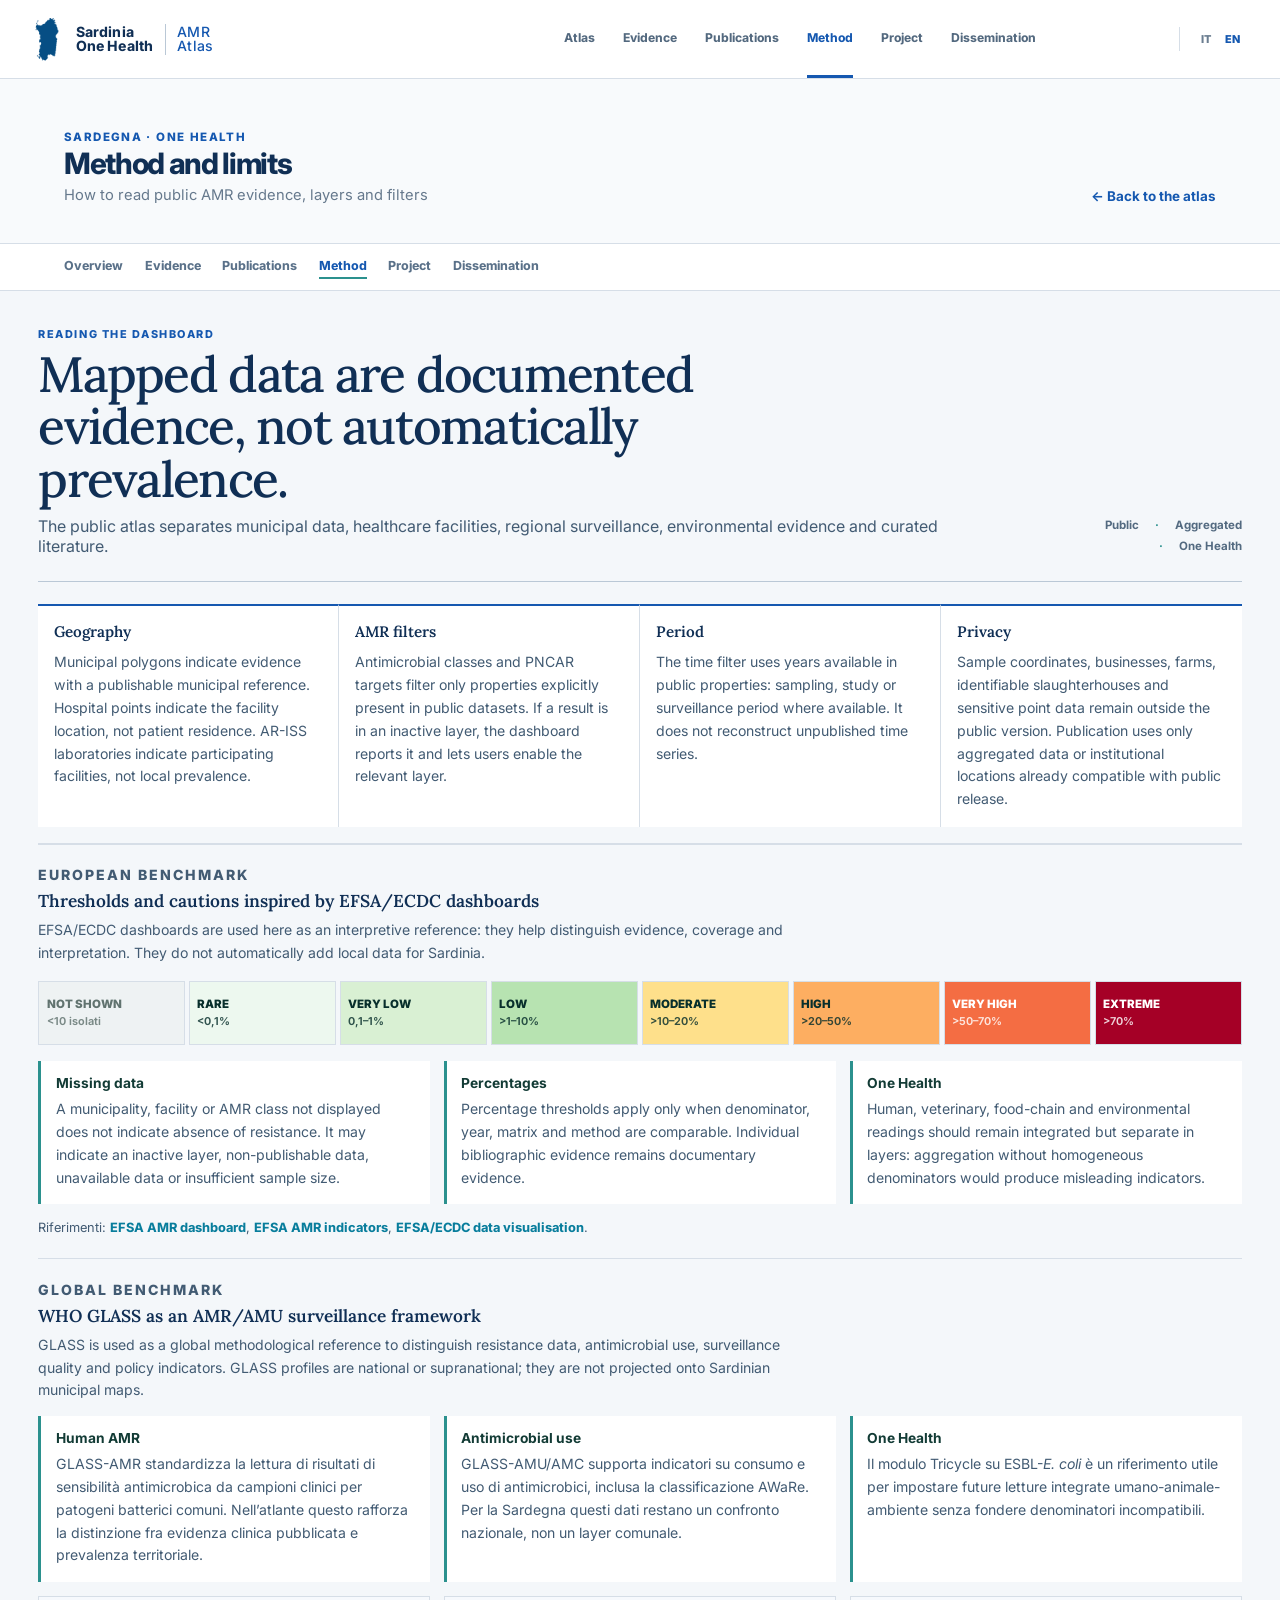
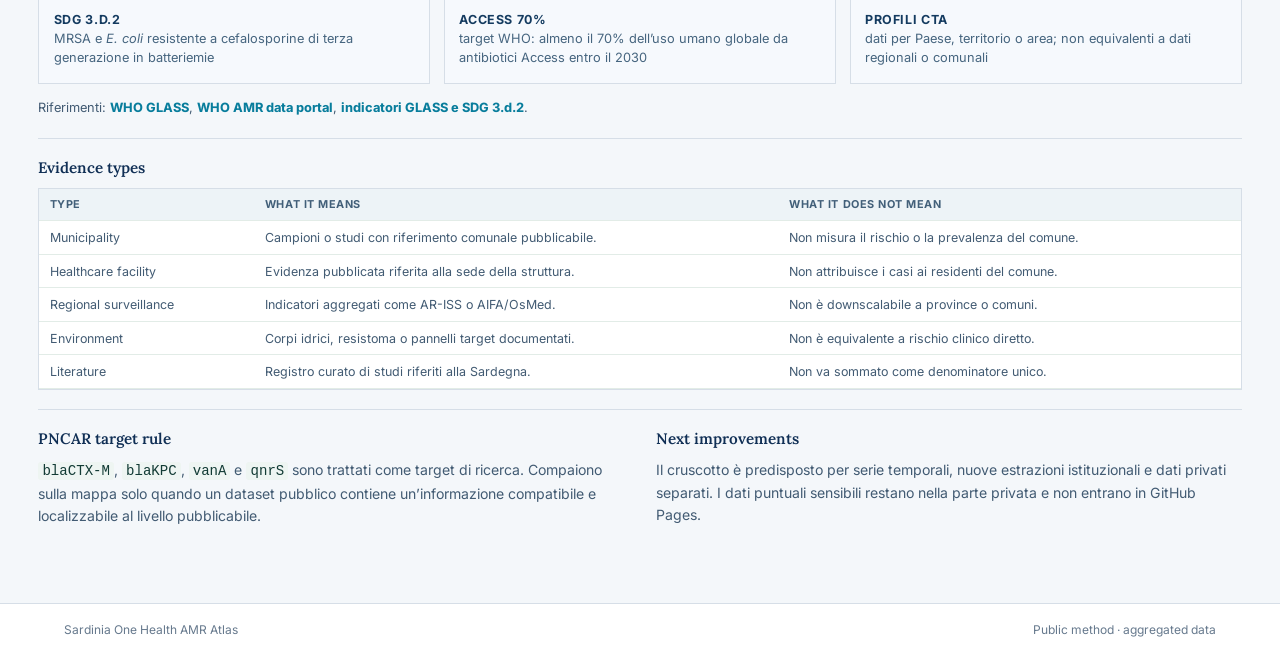
<file: en/methodology.html>
<!doctype html>
<html lang="en">
<head>
  <meta charset="utf-8">
  <meta name="viewport" content="width=device-width, initial-scale=1">
  <title>Method and limits · Sardinia One Health AMR Atlas</title>
  <link rel="icon" href="data:,">
  <link rel="stylesheet" href="../styles.css?v=20260822a">
</head>
<body class="evidence-page">
  <header class="global-site-header">
    <div class="global-header-inner">
      <a class="global-brand" href="index.html" aria-label="Sardinia One Health AMR Atlas">
        <span class="brand-mark brand-mark-sardinia" aria-hidden="true"><img src="../public/outreach/assets/sardinia-island-icon.png" alt="" decoding="async"></span>
        <span class="global-brand-name">Sardinia<br>One Health</span><span class="global-brand-divider" aria-hidden="true"></span><span class="global-brand-atlas">AMR<br>Atlas</span>
      </a>
      <nav class="global-nav" aria-label="Main navigation"><a href="index.html">Atlas</a><a href="evidence.html">Evidence</a><a href="publications.html">Publications</a><a class="active" href="methodology.html">Method</a><a href="about.html">Project</a><a href="dissemination.html">Dissemination</a></nav>
      <div class="language-nav" aria-label="Language"><a href="../methodology.html" lang="it">IT</a><a href="#" lang="en" class="active">EN</a></div>
    </div>
  </header>
  <header class="site-header">
    <div>
      <p class="eyebrow">Sardegna · One Health</p>
      <h1>Method and limits</h1>
      <p class="subtitle">How to read public AMR evidence, layers and filters</p>
    </div>
    <a class="header-back" href="index.html">← Back to the atlas</a>
  </header>
  <nav class="workspace-nav" aria-label="Main navigation"><a href="index.html">Overview</a><a href="evidence.html">Evidence</a><a href="publications.html">Publications</a><a class="active" href="methodology.html">Method</a><a href="about.html">Project</a><a href="dissemination.html">Dissemination</a></nav>
  <main class="evidence-shell method-shell">
    <section class="evidence-heading">
      <div>
        <p class="section-kicker">LETTURA DEL CRUSCOTTO</p>
        <h2>Il dato mappato è un’evidenza documentata, non automaticamente una prevalenza.</h2>
        <p class="evidence-subtitle">L’atlante pubblico separa dati comunali, strutture sanitarie, sorveglianza regionale, evidenze ambientali e letteratura curata.</p>
      </div>
      <div class="tag-list">
        <span>Pubblico</span>
        <span>Aggregato</span>
        <span>One Health</span>
      </div>
    </section>

    <section class="method-grid" aria-label="Regole principali">
      <article>
        <h3>Geografia</h3>
        <p>I poligoni comunali indicano evidenze con un riferimento comunale pubblicabile. I punti ospedalieri indicano la sede della struttura, non la residenza dei pazienti. I laboratori AR-ISS indicano sedi partecipanti alla rete, non prevalenze locali.</p>
      </article>
      <article>
        <h3>Filtri AMR</h3>
        <p>Classi antimicrobiche e target PNCAR filtrano solo proprietà esplicitamente presenti nei dataset pubblici. Se un risultato è in un layer spento, il cruscotto lo segnala e permette di attivare il layer pertinente.</p>
      </article>
      <article>
        <h3>Periodo</h3>
        <p>Il filtro temporale usa anni presenti nelle proprietà pubbliche: periodo di campionamento, studio o sorveglianza quando disponibili. Non ricostruisce serie temporali non pubblicate.</p>
      </article>
      <article>
        <h3>Privacy</h3>
        <p>Coordinate di campione, aziende, allevamenti, macelli identificabili e dati puntuali sensibili restano fuori dalla parte pubblica. La pubblicazione usa solo aggregati o localizzazioni istituzionali già compatibili con il rilascio pubblico.</p>
      </article>
    </section>

    <section class="method-section efsa-method">
      <div class="method-section-heading">
        <p class="section-kicker">BENCHMARK EUROPEO</p>
        <h3>Soglie e cautele ispirate alle dashboard EFSA/ECDC</h3>
        <p>Le dashboard EFSA/ECDC sono usate qui come riferimento di lettura: aiutano a distinguere evidenza, copertura e interpretazione. Non aggiungono automaticamente dati locali alla Sardegna.</p>
      </div>
      <div class="threshold-scale" aria-label="Soglie EFSA/ECDC per livelli di resistenza">
        <span class="threshold-muted">non mostrato<br><small>&lt;10 isolati</small></span>
        <span>rara<br><small>&lt;0,1%</small></span>
        <span>molto bassa<br><small>0,1–1%</small></span>
        <span>bassa<br><small>&gt;1–10%</small></span>
        <span>moderata<br><small>&gt;10–20%</small></span>
        <span>alta<br><small>&gt;20–50%</small></span>
        <span>molto alta<br><small>&gt;50–70%</small></span>
        <span>estrema<br><small>&gt;70%</small></span>
      </div>
      <div class="method-note-grid">
        <article>
          <h4>Dati mancanti</h4>
          <p>Un comune, una struttura o una classe AMR non visualizzati non indicano assenza di resistenza. Possono indicare layer spento, dato non pubblicabile, dato non disponibile o numerosità insufficiente.</p>
        </article>
        <article>
          <h4>Percentuali</h4>
          <p>Le soglie percentuali sono applicabili solo quando esistono denominatore, anno, matrice e metodo comparabili. Le evidenze bibliografiche puntuali restano marcatori documentali.</p>
        </article>
        <article>
          <h4>One Health</h4>
          <p>Lettura umana, veterinaria, alimentare e ambientale va mantenuta integrata ma separata nei layer: aggregare senza denominatori omogenei produrrebbe indicatori fuorvianti.</p>
        </article>
      </div>
      <p class="method-links">
        Riferimenti:
        <a href="https://www.efsa.europa.eu/en/microstrategy/dashboard-antimicrobial-resistance" target="_blank" rel="noreferrer">EFSA AMR dashboard</a>,
        <a href="https://www.efsa.europa.eu/en/microstrategy/dashboard-indicators-antimicrobial-resistance" target="_blank" rel="noreferrer">EFSA AMR indicators</a>,
        <a href="https://multimedia.efsa.europa.eu/dataviz-2020/index.htm" target="_blank" rel="noreferrer">EFSA/ECDC data visualisation</a>.
      </p>
    </section>

    <section class="method-section glass-method">
      <div class="method-section-heading">
        <p class="section-kicker">BENCHMARK GLOBALE</p>
        <h3>WHO GLASS come cornice di sorveglianza AMR/AMU</h3>
        <p>GLASS è usato come riferimento metodologico globale per separare dati di resistenza, uso di antimicrobici, qualità della sorveglianza e indicatori di policy. I profili GLASS sono nazionali o sovranazionali: non vengono proiettati sulla mappa comunale sarda.</p>
      </div>
      <div class="method-note-grid glass-grid">
        <article>
          <h4>AMR umana</h4>
          <p>GLASS-AMR standardizza la lettura di risultati di sensibilità antimicrobica da campioni clinici per patogeni batterici comuni. Nell’atlante questo rafforza la distinzione fra evidenza clinica pubblicata e prevalenza territoriale.</p>
        </article>
        <article>
          <h4>Uso antimicrobici</h4>
          <p>GLASS-AMU/AMC supporta indicatori su consumo e uso di antimicrobici, inclusa la classificazione AWaRe. Per la Sardegna questi dati restano un confronto nazionale, non un layer comunale.</p>
        </article>
        <article>
          <h4>One Health</h4>
          <p>Il modulo Tricycle su ESBL-<i>E. coli</i> è un riferimento utile per impostare future letture integrate umano-animale-ambiente senza fondere denominatori incompatibili.</p>
        </article>
      </div>
      <div class="glass-indicators" aria-label="Indicatori WHO GLASS rilevanti">
        <span><strong>SDG 3.d.2</strong><br>MRSA e <i>E. coli</i> resistente a cefalosporine di terza generazione in batteriemie</span>
        <span><strong>Access 70%</strong><br>target WHO: almeno il 70% dell’uso umano globale da antibiotici Access entro il 2030</span>
        <span><strong>Profili CTA</strong><br>dati per Paese, territorio o area; non equivalenti a dati regionali o comunali</span>
      </div>
      <p class="method-links">
        Riferimenti:
        <a href="https://www.who.int/initiatives/glass" target="_blank" rel="noreferrer">WHO GLASS</a>,
        <a href="https://data.who.int/dashboards/amr/overview" target="_blank" rel="noreferrer">WHO AMR data portal</a>,
        <a href="https://www.who.int/data/gho/data/themes/topics/global-antimicrobial-resistance-surveillance-system-glass" target="_blank" rel="noreferrer">indicatori GLASS e SDG 3.d.2</a>.
      </p>
    </section>
    <section class="method-section">
      <h3>Tipi di evidenza</h3>
      <div class="method-table-wrap">
        <table class="result-table">
          <thead>
            <tr><th>Tipo</th><th>Cosa significa</th><th>Cosa non significa</th></tr>
          </thead>
          <tbody>
            <tr><td>Comune</td><td>Campioni o studi con riferimento comunale pubblicabile.</td><td>Non misura il rischio o la prevalenza del comune.</td></tr>
            <tr><td>Struttura sanitaria</td><td>Evidenza pubblicata riferita alla sede della struttura.</td><td>Non attribuisce i casi ai residenti del comune.</td></tr>
            <tr><td>Sorveglianza regionale</td><td>Indicatori aggregati come AR-ISS o AIFA/OsMed.</td><td>Non è downscalabile a province o comuni.</td></tr>
            <tr><td>Ambiente</td><td>Corpi idrici, resistoma o pannelli target documentati.</td><td>Non è equivalente a rischio clinico diretto.</td></tr>
            <tr><td>Letteratura</td><td>Registro curato di studi riferiti alla Sardegna.</td><td>Non va sommato come denominatore unico.</td></tr>
          </tbody>
        </table>
      </div>
    </section>

    <section class="method-section two-col">
      <div>
        <h3>Regola sui target PNCAR</h3>
        <p><code>blaCTX-M</code>, <code>blaKPC</code>, <code>vanA</code> e <code>qnrS</code> sono trattati come target di ricerca. Compaiono sulla mappa solo quando un dataset pubblico contiene un’informazione compatibile e localizzabile al livello pubblicabile.</p>
      </div>
      <div>
        <h3>Prossimi rafforzamenti</h3>
        <p>Il cruscotto è predisposto per serie temporali, nuove estrazioni istituzionali e dati privati separati. I dati puntuali sensibili restano nella parte privata e non entrano in GitHub Pages.</p>
      </div>
    </section>
  </main>
  <footer><span>Sardinia One Health AMR Atlas</span><span>Public method · aggregated data</span></footer>
  <script src="methodology.js"></script>
<script data-goatcounter="https://atlanteamr.goatcounter.com/count" async src="//gc.zgo.at/count.js"></script>
</body>
</html>
</file>
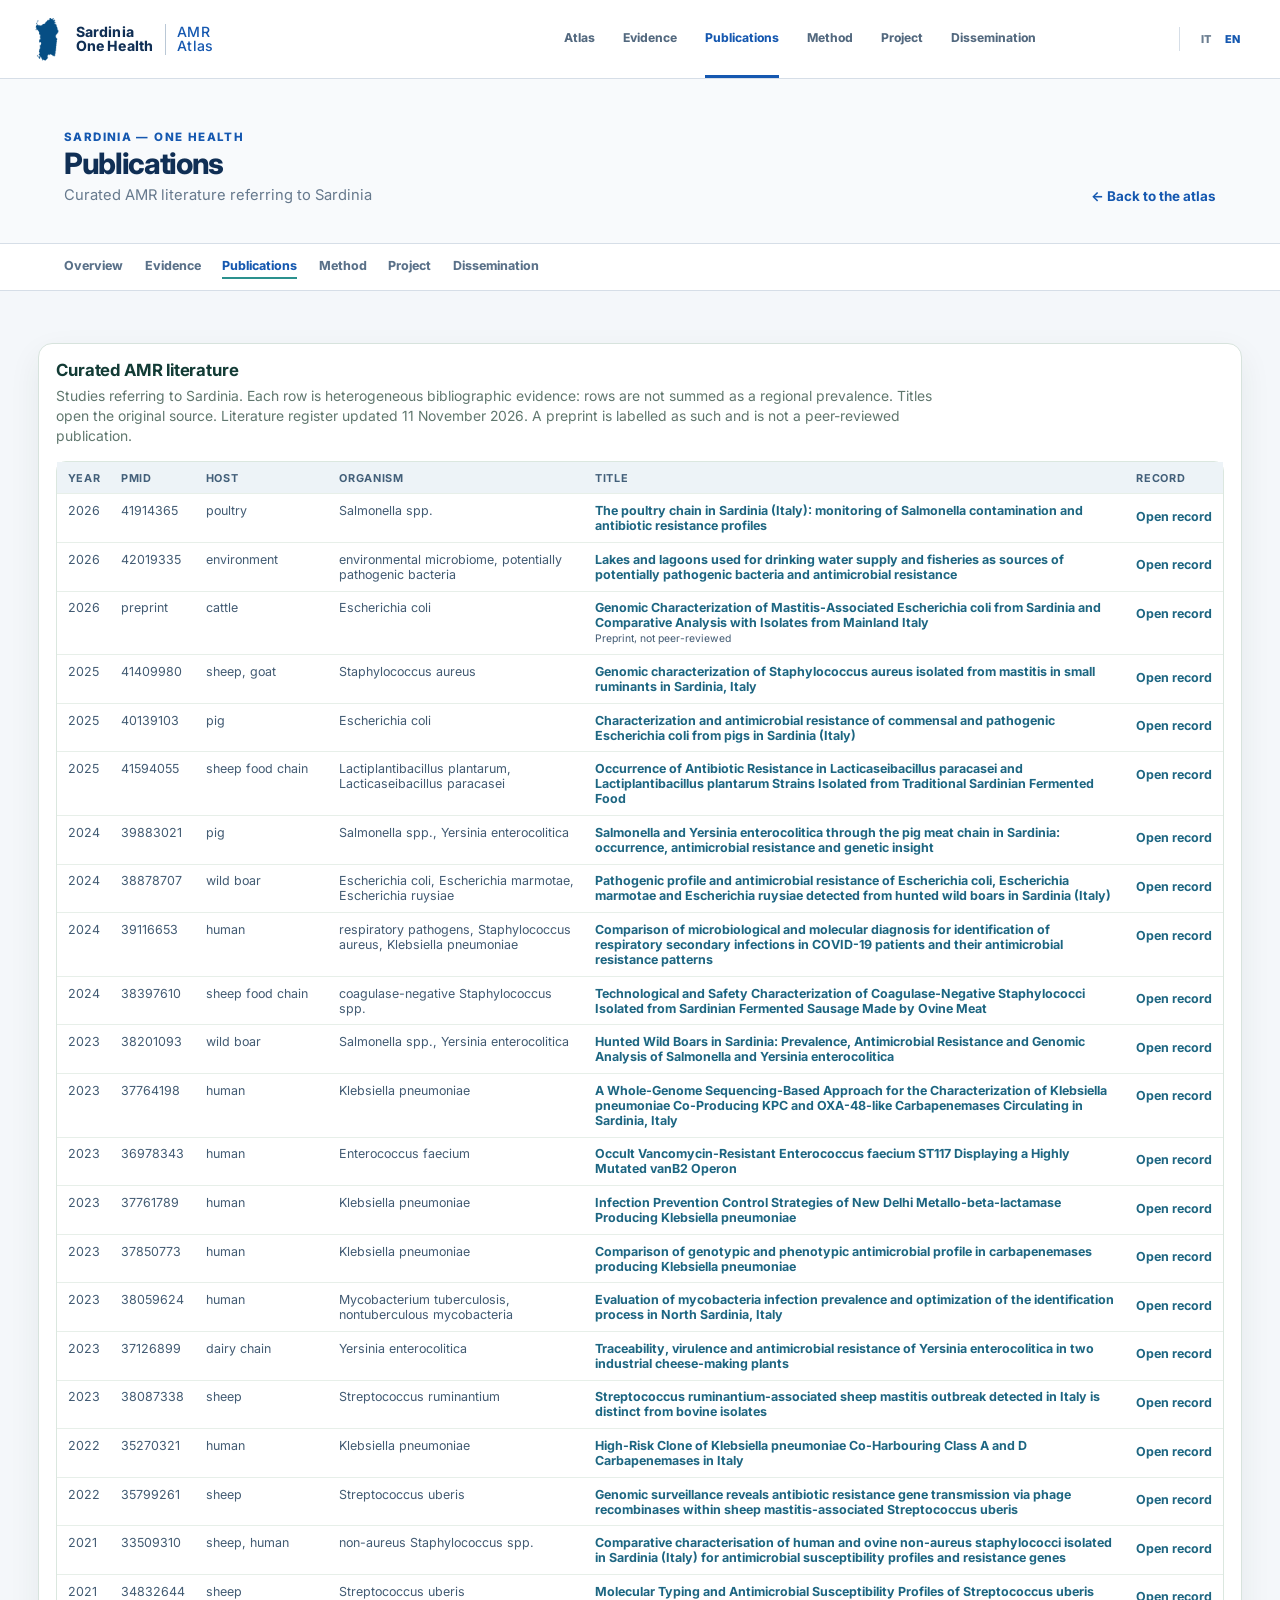
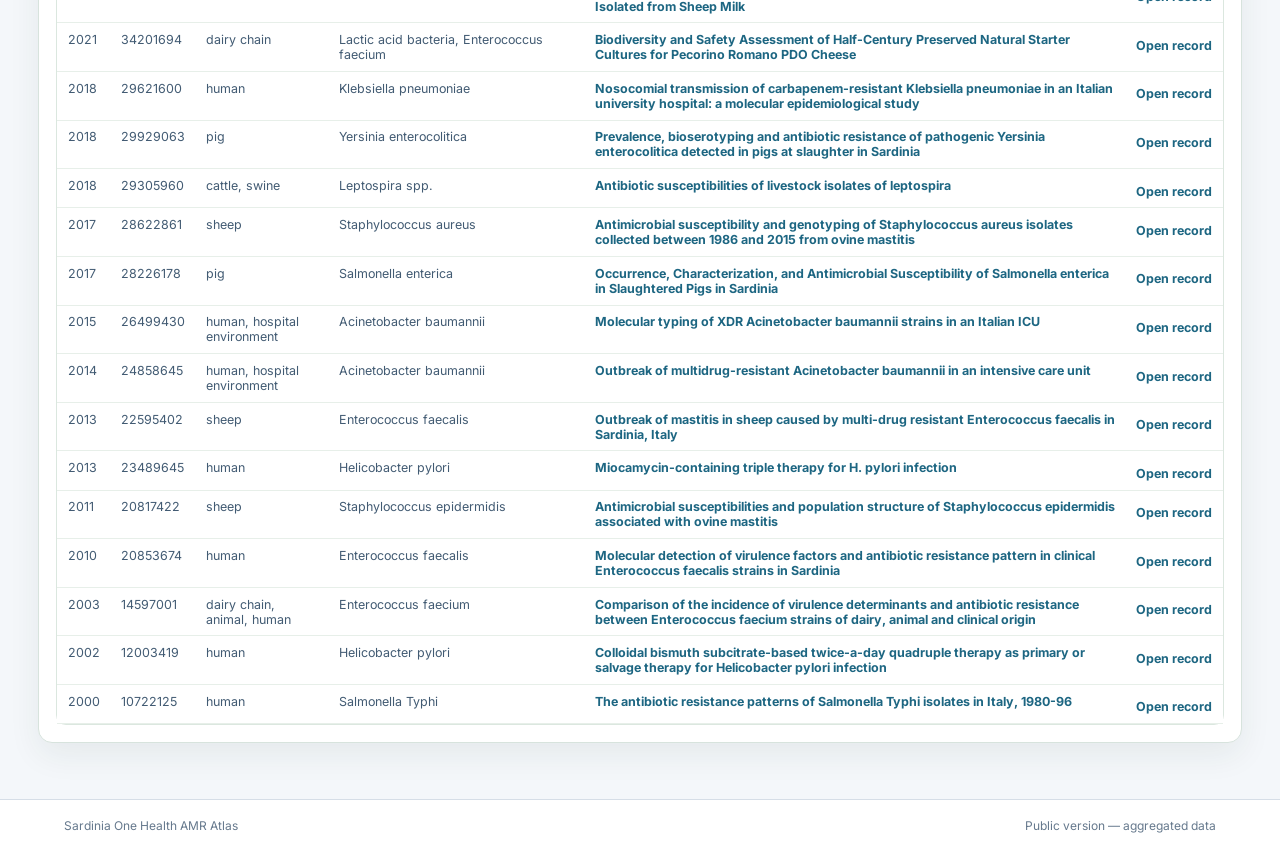
<file: en/publications.html>
<!doctype html>
<html lang="en">
<head>
  <meta charset="utf-8">
  <meta name="viewport" content="width=device-width, initial-scale=1">
  <title>Publications — Sardinia One Health AMR Atlas</title>
  <link rel="icon" href="data:,">
  <link rel="stylesheet" href="../styles.css?v=20260822a">
</head>
<body class="evidence-page publications-page">
  <header class="global-site-header">
    <div class="global-header-inner">
      <a class="global-brand" href="index.html" aria-label="Sardinia One Health AMR Atlas">
        <span class="brand-mark brand-mark-sardinia" aria-hidden="true"><img src="../public/outreach/assets/sardinia-island-icon.png" alt="" decoding="async"></span>
        <span class="global-brand-name">Sardinia<br>One Health</span><span class="global-brand-divider" aria-hidden="true"></span><span class="global-brand-atlas">AMR<br>Atlas</span>
      </a>
      <nav class="global-nav" aria-label="Main navigation"><a href="index.html">Atlas</a><a href="evidence.html">Evidence</a><a class="active" href="publications.html">Publications</a><a href="methodology.html">Method</a><a href="about.html">Project</a><a href="dissemination.html">Dissemination</a></nav>
      <div class="language-nav" aria-label="Language"><a href="../publications.html" lang="it">IT</a><a href="#" lang="en" class="active">EN</a></div>
    </div>
  </header>
  <header class="site-header">
    <div>
      <p class="eyebrow">Sardinia — One Health</p>
      <h1>Publications</h1>
      <p class="subtitle">Curated AMR literature referring to Sardinia</p>
    </div>
    <a class="header-back" href="index.html">← Back to the atlas</a>
  </header>
  <nav class="workspace-nav" aria-label="Main navigation">
    <a href="index.html">Overview</a>
    <a href="evidence.html">Evidence</a>
    <a class="active" href="publications.html">Publications</a>
    <a href="methodology.html">Method</a>
    <a href="about.html">Project</a>
    <a href="dissemination.html">Dissemination</a>
  </nav>
  <main class="evidence-shell">
    <section class="literature-section" aria-labelledby="literature-title">
      <div>
        <h2 id="literature-title">Curated AMR literature</h2>
        <p>Studies referring to Sardinia. Each row is heterogeneous bibliographic evidence: rows are not summed as a regional prevalence. Titles open the original source. Literature register updated 11 November 2026. A preprint is labelled as such and is not a peer-reviewed publication.</p>
      </div>
      <div class="table-wrap">
        <table class="literature-table">
          <thead>
            <tr>
              <th>Year</th>
              <th>PMID</th>
              <th>Host</th>
              <th>Organism</th>
              <th>Title</th>
              <th>Record</th>
            </tr>
          </thead>
          <tbody id="literature-table-body">
            <tr><td colspan="6">Loading literature…</td></tr>
          </tbody>
        </table>
      </div>
    </section>
  </main>
  <footer><span>Sardinia One Health AMR Atlas</span><span>Public version — aggregated data</span></footer>
  <script src="../publications.js"></script>
<script data-goatcounter="https://atlanteamr.goatcounter.com/count" async src="//gc.zgo.at/count.js"></script>
</body>
</html>
</file>
<file: assets/styles.css>
@import url('https://fonts.googleapis.com/css2?family=Inter:wght@400;500;600;700;800&family=Lora:wght@400;500;600;700&display=swap');
:root { color-scheme: light; font-family: Inter, ui-sans-serif, system-ui, sans-serif; }
* { box-sizing: border-box; }
body { margin: 0; color: #18302b; background: #f4f7f5; }
.site-header { display: flex; align-items: end; justify-content: space-between; gap: 1rem; padding: 1.25rem 1.5rem 1rem; background: #123b35; color: #f5fbf7; }
.eyebrow { margin: 0 0 .25rem; font-size: .72rem; letter-spacing: .12em; text-transform: uppercase; color: #abd5bf; }
h1 { margin: 0; font-size: clamp(1.8rem, 4vw, 2.8rem); line-height: 1; }
.subtitle { margin: .4rem 0 0; color: #c8e4d5; }
.status { padding: .45rem .7rem; border: 1px solid #528d73; border-radius: 999px; font-size: .78rem; white-space: nowrap; }
.site-nav { display: flex; gap: 1.35rem; align-items: center; padding: .65rem 1.5rem; background: #fff; border-bottom: 1px solid #d7e3dd; box-shadow: 0 2px 12px #17352c0b; }
.site-nav a { color: #46665c; text-decoration: none; font-size: .82rem; font-weight: 700; padding: .25rem 0; border-bottom: 2px solid transparent; }
.site-nav a:hover, .site-nav a.active { color: #123b35; border-bottom-color: #d2763b; }
main { max-width: 1500px; margin: 0 auto; padding: 0 1rem 1rem; }
.intro { padding: .8rem .25rem; color: #46665c; font-size: .9rem; }
.intro p { margin: 0; }
.atlas-grid { display: grid; grid-template-columns: 285px minmax(0, 1fr); gap: .8rem; }
#map { height: min(76vh, 780px); min-height: 520px; border: 1px solid #c9d8d0; border-radius: 14px; box-shadow: 0 14px 36px #17352c1f; }
.amr-panel { max-height: min(76vh, 780px); overflow: auto; padding: 1rem; border: 1px solid #d7e3dd; border-radius: 14px; background: #fff; box-shadow: 0 12px 32px #17352c12; }
.amr-panel h2 { margin: 0; color: #123b35; }
.amr-panel h3 { margin: 1.4rem 0 .5rem; font-size: .8rem; text-transform: uppercase; letter-spacing: .08em; color: #60776e; }
.panel-note { color: #60776e; font-size: .82rem; line-height: 1.4; }
.amr-panel label { display: block; margin: 1rem 0 .35rem; font-size: .8rem; font-weight: 600; }
.amr-panel select { width: 100%; padding: .5rem; border: 1px solid #b8cec3; border-radius: 6px; background: #f8fbf9; }
.amr-state { margin-top: 1rem; padding: .7rem .75rem; border-left: 3px solid #d2763b; border-radius: 0 8px 8px 0; background: #fff7ef; color: #4f3f2a; font-size: .8rem; line-height: 1.45; }
.dashboard-tools { display: flex; align-items: center; justify-content: space-between; gap: .5rem; margin-top: .65rem; }
.dashboard-tools button { border: 1px solid #9bb9aa; background: #fff; color: #1d6682; padding: .35rem .5rem; border-radius: 4px; cursor: pointer; font-size: .72rem; font-weight: 800; }
.dashboard-tools button:hover, .dashboard-tools button:focus-visible { border-color: #1d6682; background: #f2f8fb; }
#filter-status { color: #71877e; font-size: .7rem; text-align: right; }
.dashboard-metrics { display: grid; grid-template-columns: 1fr 1fr; gap: .55rem; margin-top: .7rem; }
.dashboard-metrics div { padding: .6rem .65rem; border-top: 2px solid #2f78b7; background: #f5fafc; }
.dashboard-metrics strong { display: block; color: #123b35; font-size: 1.15rem; }
.dashboard-metrics span { display: block; color: #60776e; font-size: .67rem; }
.filtered-evidence { margin-top: 1rem; padding-top: .75rem; border-top: 1px solid #d7e3dd; }
.filtered-heading { display: flex; justify-content: space-between; align-items: baseline; gap: .5rem; }
.filtered-heading h3 { margin: 0; }
#filtered-count { color: #71877e; font-size: .7rem; }
.filtered-row { display: flex; justify-content: space-between; gap: .5rem; padding: .55rem 0; border-bottom: 1px solid #e3ece7; color: #1d6682; text-decoration: none; }
.filtered-row:hover { background: #f5fafc; }
.filtered-row strong { display: block; color: #21443a; font-size: .75rem; }
.filtered-row small { display: block; margin-top: .14rem; color: #71877e; font-size: .67rem; line-height: 1.25; }
.filtered-row em { flex: 0 0 auto; color: #1d6682; font-size: .64rem; font-style: normal; font-weight: 800; text-align: right; }
.empty-filter, .more-filter { margin: .55rem 0; color: #71877e; font-size: .72rem; line-height: 1.35; }
.layer-hint { display: grid; gap: .45rem; }
.layer-hint p { margin: 0; }
.layer-hint button { width: 100%; border: 1px solid #65a4ce; border-radius: 4px; background: #0b3a6b; color: #dff6fb; padding: .48rem .55rem; cursor: pointer; font: inherit; font-size: .68rem; font-weight: 800; text-align: left; }
.layer-hint button:hover, .layer-hint button:focus-visible { background: #10487d; outline: 0; }
.layer-hint.compact { margin-top: .65rem; padding-top: .65rem; border-top: 1px solid #ffffff1f; }
.evidence-card { margin-top: .6rem; padding: .75rem; border: 1px solid #dbe7df; border-radius: 10px; background: linear-gradient(180deg, #ffffff 0%, #f7faf8 100%); font-size: .78rem; line-height: 1.45; box-shadow: 0 1px 0 #ffffff inset; }
.evidence-card strong { display: block; margin-bottom: .2rem; color: #123b35; font-size: .82rem; }
.evidence-card small { color: #657a71; }
.evidence-table { width: 100%; margin-top: .45rem; border-collapse: collapse; font-size: .7rem; }
.evidence-table th, .evidence-table td { padding: .18rem; text-align: left; border-bottom: 1px solid #dbe7df; }
.source-links { padding-left: 1.1rem; margin: 0; font-size: .85rem; line-height: 1.8; }
.literature-section { margin-top: 1rem; padding: 1.05rem; border: 1px solid #d7e3dd; border-radius: 14px; background: #fff; box-shadow: 0 12px 32px #17352c12; }
.literature-section h2 { margin: 0; font-size: 1.05rem; color: #123b35; letter-spacing: -.01em; }
.literature-section p { margin: .35rem 0 .9rem; max-width: 880px; color: #60776e; font-size: .87rem; line-height: 1.45; }
.table-wrap { max-height: 360px; overflow: auto; border: 1px solid #dbe7df; border-radius: 10px; background: #fff; scrollbar-gutter: stable; scrollbar-width: auto; scrollbar-color: #3d6f8c #e4edf3; }
.table-wrap::-webkit-scrollbar { width: 14px; height: 14px; }
.table-wrap::-webkit-scrollbar-track { background: #e4edf3; }
.table-wrap::-webkit-scrollbar-thumb { background: #3d6f8c; border-radius: 8px; border: 2px solid #e4edf3; }
.evidence-page .table-wrap { max-height: none; overflow-x: auto; overflow-y: visible; }
.literature-table { width: 100%; border-collapse: separate; border-spacing: 0; font-size: .78rem; background: #fff; }
.literature-table th, .literature-table td { padding: .55rem .65rem; text-align: left; vertical-align: top; border-bottom: 1px solid #e7efe9; }
.literature-table th { position: sticky; top: 0; background: #f1f6f3; color: #31574e; font-size: .68rem; text-transform: uppercase; letter-spacing: .06em; font-weight: 700; }
.literature-table tbody tr:hover { background: #f8fbf9; }
.literature-table a { color: #1d6682; font-weight: 700; text-decoration: none; }
.table-action, .inline-action { display: inline-block; margin-top: .35rem; color: #1d6682; font-weight: 800; text-decoration: none; }
.literature-table th:last-child, .literature-table td:last-child { white-space: nowrap; }
.evidence-card#literature-card { border: 0; padding-left: 0; padding-right: 0; background: transparent; box-shadow: none; }
.evidence-page { background: #f5f8f7; }
.header-back { color: #e8f5ee; font-weight: 700; text-decoration: none; font-size: .84rem; }
.evidence-shell { max-width: 1220px; margin: 0 auto; padding: 2rem 1.25rem 3rem; }
.back-link { display: inline-block; color: #1d6682; font-size: .82rem; font-weight: 800; text-decoration: none; margin-bottom: 1.3rem; }
.evidence-heading { display: flex; justify-content: space-between; gap: 2rem; align-items: end; padding-bottom: 1.55rem; border-bottom: 1px solid #cfded7; }
.section-kicker { margin: 0 0 .45rem; color: #c16f24; font-size: .68rem; font-weight: 800; letter-spacing: .14em; }
.evidence-heading h2 { max-width: 820px; margin: 0; color: #123b35; font-size: clamp(1.8rem, 4vw, 3.1rem); letter-spacing: -.035em; line-height: 1.06; }
.evidence-subtitle { margin: .65rem 0 0; color: #60776e; font-size: 1rem; }
.tag-list { display: flex; flex-wrap: wrap; justify-content: flex-end; gap: .4rem; }
.tag-list span { padding: .35rem .55rem; border: 1px solid #cbded4; color: #31574e; background: #fff; border-radius: 4px; font-size: .72rem; font-weight: 700; }
.evidence-layout { display: grid; grid-template-columns: minmax(0, 1fr) 285px; gap: 2.4rem; padding-top: 1.8rem; }
.evidence-article { min-width: 0; }
.evidence-article section { padding: 0 0 1.6rem; margin-bottom: 1.55rem; border-bottom: 1px solid #d7e3dd; }
.evidence-article h3, .directory-layout h3 { margin: 0 0 .7rem; color: #123b35; font-size: 1.05rem; }
.evidence-article p { max-width: 780px; margin: .45rem 0; color: #46665c; line-height: 1.65; }
.callout { padding: .8rem 1rem; border-left: 3px solid #d2763b; background: #fffaf4; color: #4f3f2a !important; }
.fact-list { margin: 0; display: grid; gap: .7rem; }
.fact-list div { display: grid; grid-template-columns: 150px 1fr; gap: 1rem; padding-bottom: .55rem; border-bottom: 1px solid #e3ece7; }
.fact-list dt { color: #71877e; font-size: .72rem; text-transform: uppercase; letter-spacing: .06em; font-weight: 800; }
.fact-list dd { margin: 0; color: #21443a; font-size: .88rem; }
.evidence-rail { display: flex; flex-direction: column; gap: .85rem; }
.source-box { padding: 1rem; border-top: 3px solid #2f78b7; background: #fff; box-shadow: 0 8px 20px #17352c0d; }
.source-box h3 { margin: 0 0 .65rem; color: #123b35; font-size: .82rem; text-transform: uppercase; letter-spacing: .07em; }
.source-box p { margin: .35rem 0; color: #60776e; font-size: .82rem; line-height: 1.45; }
.source-link { display: inline-block; margin-top: .55rem; color: #1d6682; font-size: .82rem; font-weight: 800; text-decoration: none; }
.button-link { display: inline-block; margin-top: .65rem; padding: .5rem .75rem; border: 1px solid #2f78b7; color: #1d6682; font-size: .78rem; font-weight: 800; text-decoration: none; background: #f7fbfd; }
.metric-grid { display: grid; grid-template-columns: repeat(3, minmax(0, 1fr)); gap: .7rem; }
.metric-grid div { padding: .9rem; background: #fff; border-top: 3px solid #2f78b7; }
.metric-grid strong { display: block; color: #123b35; font-size: 1.45rem; }
.metric-grid span { display: block; margin-top: .2rem; color: #60776e; font-size: .75rem; line-height: 1.3; }
.result-table-wrap { overflow: auto; background: #fff; border: 1px solid #d7e3dd; }
.result-table { width: 100%; border-collapse: collapse; font-size: .78rem; }
.result-table th, .result-table td { padding: .55rem .65rem; text-align: left; border-bottom: 1px solid #e2ece7; }
.result-table th { background: #eef5f2; color: #31574e; font-size: .68rem; text-transform: uppercase; letter-spacing: .05em; }
.directory-layout { display: grid; grid-template-columns: 1fr 1fr; gap: 2rem; padding-top: 1.8rem; }
.directory-list { display: flex; flex-direction: column; border-top: 1px solid #cfded7; }
.directory-row { display: flex; justify-content: space-between; gap: 1rem; padding: .9rem .15rem; border-bottom: 1px solid #d7e3dd; color: #1d6682; text-decoration: none; }
.directory-row strong { display: block; color: #123b35; font-size: .86rem; line-height: 1.3; }
.directory-row small { display: block; margin-top: .25rem; color: #71877e; font-size: .74rem; }
.directory-row > span:last-child { flex: 0 0 auto; font-size: .74rem; font-weight: 800; }
.loading-state, .empty-state { padding: 3rem 0; color: #60776e; }
.method-shell { max-width: 1180px; }
.method-grid { display: grid; grid-template-columns: repeat(4, minmax(0, 1fr)); gap: .85rem; padding: 1.4rem 0 1rem; }
.method-grid article { padding: 1rem; border-top: 3px solid #2f78b7; background: #fff; box-shadow: 0 8px 20px #17352c0d; }
.method-grid h3, .method-section h3 { margin: 0 0 .65rem; color: #123b35; font-size: .95rem; }
.method-grid p, .method-section p { margin: 0; color: #46665c; font-size: .88rem; line-height: 1.62; }
.method-section { padding: 1.2rem 0; border-top: 1px solid #d7e3dd; }
.method-section.two-col { display: grid; grid-template-columns: 1fr 1fr; gap: 2rem; }
.method-table-wrap { overflow: auto; border: 1px solid #d7e3dd; background: #fff; }
.method-section code { padding: .08rem .25rem; background: #eef5f2; color: #123b35; border-radius: 3px; }
.method-section-heading { max-width: 760px; }
.method-section-heading h3 { margin: .2rem 0 .45rem; font-size: 1.08rem; color: #123b35; }
.efsa-method { border-top: 1px solid #cbded7; }
.threshold-scale { display: grid; grid-template-columns: repeat(8, minmax(0, 1fr)); gap: .25rem; margin: 1rem 0; }
.threshold-scale span { min-height: 64px; padding: .6rem .45rem; display: flex; flex-direction: column; justify-content: center; gap: .25rem; color: #082f2c; font-size: .72rem; font-weight: 850; line-height: 1.15; text-transform: uppercase; background: linear-gradient(180deg, #eef8f2, #c8ead5); border: 1px solid #d7e3dd; }
.threshold-scale span:nth-child(2) { background: #edf8ef; }
.threshold-scale span:nth-child(3) { background: #d9f0d3; }
.threshold-scale span:nth-child(4) { background: #b7e3b1; }
.threshold-scale span:nth-child(5) { background: #fee08b; }
.threshold-scale span:nth-child(6) { background: #fdae61; }
.threshold-scale span:nth-child(7) { background: #f46d43; color: #fff; }
.threshold-scale span:nth-child(8) { background: #a50026; color: #fff; }
.threshold-scale small { font-size: .68rem; font-weight: 650; text-transform: none; opacity: .82; }
.threshold-scale .threshold-muted { background: #eef2f3; color: #61736f; }
.method-note-grid { display: grid; grid-template-columns: repeat(3, minmax(0, 1fr)); gap: .85rem; margin-top: .85rem; }
.method-note-grid article { padding: .9rem; background: #fff; border-left: 3px solid #2f78b7; box-shadow: 0 8px 20px #17352c0d; }
.method-note-grid h4 { margin: 0 0 .45rem; color: #123b35; font-size: .86rem; }
.method-links { margin-top: .9rem !important; font-size: .8rem !important; }
.method-links a { color: #087d9c; font-weight: 750; text-decoration: none; }
.method-links a:hover { text-decoration: underline; }
.glass-method { border-top-color: #d3dfec; }
.glass-grid article { border-left-color: #315f9e; }
.glass-indicators { display: grid; grid-template-columns: repeat(3, minmax(0, 1fr)); gap: .85rem; margin-top: .9rem; }
.glass-indicators span { padding: .9rem; background: #f6f9fd; border: 1px solid #d8e4f0; color: #46657f; font-size: .8rem; line-height: 1.48; }
.glass-indicators strong { color: #143b60; font-size: .78rem; letter-spacing: .05em; text-transform: uppercase; }
@media (max-width: 900px) { .atlas-grid { grid-template-columns: 1fr; } .amr-panel { order: 2; } #map { order: 1; } }
footer { display: flex; justify-content: space-between; gap: 1rem; padding: .75rem .25rem; color: #60776e; font-size: .75rem; }
.leaflet-control-layers, .leaflet-popup-content-wrapper { border-radius: 10px; }
.leaflet-control-layers { border: 1px solid #d7e3dd !important; box-shadow: 0 8px 24px #17352c24 !important; font-size: .78rem; }
.leaflet-control-layers label { line-height: 1.35; margin: .18rem 0; }
.layer-group-label { font-weight: 400; color: #244f68; }
.layer-swatch { display: inline-block; width: .62rem; height: .62rem; margin: 0 .35rem 0 .1rem; border-radius: 999px; vertical-align: -1px; box-shadow: 0 0 0 1px #ffffff, 0 0 0 2px #0000001f; }
@media (max-width: 700px) { .site-header, footer { align-items: flex-start; flex-direction: column; } #map { min-height: 470px; } }
@media (max-width: 760px) { .site-nav { gap: .85rem; padding-inline: 1rem; overflow-x: auto; } .site-header { padding-inline: 1rem; } .evidence-heading { display: block; } .tag-list { justify-content: flex-start; margin-top: 1rem; } .evidence-layout, .directory-layout { grid-template-columns: 1fr; gap: 1.2rem; } .fact-list div { grid-template-columns: 1fr; gap: .2rem; } .metric-grid { grid-template-columns: 1fr; } .evidence-shell { padding-inline: 1rem; } }

/* Public atlas dashboard: scoped so evidence pages keep their editorial layout. */
body.atlas-dashboard { min-height: 100vh; background: #edf2f7; color: #15314f; }
.atlas-dashboard .dashboard-shell { min-height: 100vh; display: grid; grid-template-columns: 292px minmax(0, 1fr); }
.atlas-dashboard .dashboard-sidebar { position: sticky; top: 0; height: 100vh; overflow: hidden; display: flex; flex-direction: column; background: #062c56; color: #f4f9ff; box-shadow: 12px 0 32px #07213a1f; z-index: 20; }
.atlas-brand { display: flex; align-items: center; gap: .85rem; min-height: 104px; padding: 1.55rem 1.65rem 1.25rem; color: #fff; text-decoration: none; border-bottom: 1px solid #ffffff20; }
.atlas-brand strong { display: block; font-size: 1.02rem; line-height: 1.04; letter-spacing: -.025em; }
.atlas-brand small { display: block; margin-top: .26rem; color: #82d9e6; font-size: .7rem; letter-spacing: .12em; font-weight: 800; text-transform: uppercase; }
.brand-mark { width: 33px; height: 45px; display: grid; grid-template-columns: repeat(3, 1fr); grid-auto-rows: 8px; gap: 3px; transform: rotate(8deg); }
.brand-mark i { display: block; border-radius: 2px; background: #49c8db; }
.brand-mark i:nth-child(1), .brand-mark i:nth-child(3), .brand-mark i:nth-child(7) { opacity: .35; }
.brand-mark i:nth-child(2) { grid-column: 2 / 4; }.brand-mark i:nth-child(4) { grid-column: 1 / 3; }.brand-mark i:nth-child(5) { grid-column: 2 / 4; }.brand-mark i:nth-child(6) { grid-column: 1 / 3; }
.sidebar-scroll { overflow: auto; padding: 1.6rem 1.35rem 2rem; scrollbar-color: #4b769c #062c56; }
.sidebar-kicker, .atlas-dashboard .rail-kicker { margin: 0 0 .7rem; color: #5bd3e3; font-size: .66rem; font-weight: 800; letter-spacing: .16em; text-transform: uppercase; }
.atlas-dashboard .panel-note { margin: 0 0 1.25rem; color: #b5c9df; font-size: .76rem; line-height: 1.48; }
.atlas-dashboard .dashboard-sidebar label { display: block; color: #e7f1fb; margin: 1.05rem 0 .42rem; font-size: .72rem; font-weight: 750; }
.atlas-dashboard .dashboard-sidebar select { appearance: none; width: 100%; min-height: 40px; border: 1px solid #6d9bbf; border-radius: 5px; background: #0b3a6b; color: #f3f8ff; padding: .55rem .65rem; font-size: .78rem; font-family: inherit; }
.atlas-dashboard .dashboard-sidebar select:focus-visible { outline: 2px solid #55d0df; outline-offset: 2px; }
.atlas-dashboard .dashboard-sidebar option { color: #15314f; background: #fff; }
.atlas-dashboard .amr-panel { max-height: none; overflow: visible; padding: 0; border: 0; border-radius: 0; background: transparent; box-shadow: none; color: #f3f8ff; }
.atlas-dashboard .amr-panel h2 { display: none; }
.atlas-dashboard .amr-panel h3 { color: #91b6d5; font-size: .67rem; letter-spacing: .13em; }
.atlas-dashboard .amr-panel label { color: #e7f1fb; margin: 1.05rem 0 .42rem; font-size: .72rem; font-weight: 750; }
.atlas-dashboard .amr-panel select { appearance: none; min-height: 40px; border: 1px solid #6d9bbf; border-radius: 5px; background: #0b3a6b; color: #f3f8ff; padding: .55rem .65rem; font-size: .78rem; }
.atlas-dashboard .amr-panel option { color: #15314f; background: #fff; }
.atlas-dashboard .amr-state { margin-top: .85rem; border-left: 2px solid #4dc6d9; border-radius: 0; background: #0a3968; color: #d9ebfb; font-size: .73rem; }
.atlas-dashboard .dashboard-tools { margin-top: .7rem; align-items: flex-start; }
.atlas-dashboard .dashboard-tools button { border-color: #65a4ce; border-radius: 4px; background: transparent; color: #dff6fb; }
.atlas-dashboard .dashboard-tools button:hover { background: #0b3a6b; }
.atlas-dashboard #filter-status { color: #9ebbd6; font-size: .64rem; }
.atlas-dashboard .dashboard-metrics { gap: .4rem; margin-top: .9rem; }
.atlas-dashboard .dashboard-metrics div { padding: .62rem; border-top: 2px solid #55d0df; background: #0b3a6b; }
.atlas-dashboard .dashboard-metrics strong { color: #fff; font-size: 1.12rem; }.atlas-dashboard .dashboard-metrics span { color: #b9cce0; font-size: .64rem; }
.atlas-dashboard .time-profile { margin-top: 1rem; padding-top: .85rem; border-top: 1px solid #ffffff1f; }
.atlas-dashboard .filtered-heading { color: #d8eafa; }.atlas-dashboard #filtered-count, .atlas-dashboard .time-profile .filtered-heading span { color: #8eb3d4; font-size: .66rem; }
.time-distribution { display: grid; gap: .42rem; margin-top: .6rem; }
.time-row { display: grid; grid-template-columns: 62px minmax(0, 1fr) 16px; gap: .42rem; align-items: center; color: #b9cde0; font-size: .63rem; }
.time-row i { display: block; height: 6px; overflow: hidden; background: #1b4c79; border-radius: 10px; }.time-row b { display: block; height: 100%; min-width: 2px; background: #4bc9d9; border-radius: inherit; }.time-row strong { color: #e5f7fa; font-size: .65rem; text-align: right; }
.atlas-dashboard .filtered-evidence { margin-top: 1rem; border-color: #ffffff1f; }.atlas-dashboard .filtered-row { width: 100%; align-items: flex-start; padding: .58rem 0; border: 0; border-bottom: 1px solid #ffffff16; background: transparent; color: inherit; cursor: pointer; text-align: left; font-family: inherit; }.atlas-dashboard .filtered-row:hover { background: #0b3a6b; }.atlas-dashboard .filtered-row strong { color: #eef8ff; }.atlas-dashboard .filtered-row small { color: #9cb9d3; }.atlas-dashboard .filtered-row em { color: #67d1df; }
.atlas-dashboard .empty-filter, .atlas-dashboard .more-filter { color: #a9c0d7; }.atlas-dashboard .evidence-card { border-color: #ffffff1e; border-radius: 5px; background: #0b3a6b; box-shadow: none; color: #dceaf7; }.atlas-dashboard .evidence-card strong { color: #fff; }.atlas-dashboard .evidence-card small { color: #b7cae0; }.atlas-dashboard .evidence-table th, .atlas-dashboard .evidence-table td { border-color: #ffffff1d; }.atlas-dashboard .source-links { color: #dceafa; }.atlas-dashboard .source-links a { color: #74d7e3; }
.atlas-dashboard .dashboard-workspace { min-width: 0; }.atlas-dashboard .workspace-topbar { height: 65px; display: flex; align-items: center; justify-content: space-between; gap: 1rem; padding: 0 2.15rem; background: #fff; border-bottom: 1px solid #dbe5ef; }.atlas-dashboard .workspace-nav { display: flex; gap: 1.55rem; height: 100%; align-items: center; }.atlas-dashboard .workspace-nav a { height: 100%; display: flex; align-items: center; border-bottom: 3px solid transparent; color: #5a7189; text-decoration: none; font-size: .78rem; font-weight: 750; }.atlas-dashboard .workspace-nav a.active, .atlas-dashboard .workspace-nav a:hover { color: #0c5078; border-bottom-color: #46bfd0; }.atlas-dashboard .status { border-color: #c9dce9; color: #48657f; background: #f8fbfd; }
.atlas-dashboard .workspace-main { max-width: none; margin: 0; padding: 2rem 2.15rem 1.2rem; }.atlas-dashboard .intro { display: flex; justify-content: space-between; align-items: end; gap: 2rem; padding: 0 0 1.5rem; }.atlas-dashboard .intro h1 { color: #10375c; font-size: clamp(1.85rem, 3vw, 2.65rem); letter-spacing: -.04em; }.atlas-dashboard .intro > p:last-child { max-width: 500px; margin: 0; color: #667f96; font-size: .83rem; line-height: 1.55; }.atlas-dashboard .section-kicker { color: #1595aa; }
.atlas-dashboard .overview-strip { display: grid; grid-template-columns: repeat(5, minmax(0, 1fr)); gap: .65rem; margin: 0 0 1rem; }
.atlas-dashboard .overview-strip div { padding: .85rem .9rem; border: 1px solid #d5e1eb; border-radius: 8px; background: #fff; box-shadow: 0 10px 24px #183a5a0a; }
.atlas-dashboard .overview-strip strong { display: block; color: #10375c; font-size: 1.28rem; line-height: 1; }
.atlas-dashboard .overview-strip span { display: block; margin-top: .35rem; color: #667f96; font-size: .68rem; font-weight: 800; letter-spacing: .04em; text-transform: uppercase; }
.atlas-dashboard .atlas-grid { display: grid; grid-template-columns: minmax(0, 1fr) 285px; gap: 1rem; }.atlas-dashboard .map-stage { min-width: 0; overflow: hidden; border: 1px solid #d5e1eb; border-radius: 8px; background: #fff; box-shadow: 0 14px 32px #183a5a10; }.atlas-dashboard #map { height: min(65vh, 650px); min-height: 520px; border: 0; border-radius: 0; box-shadow: none; }.atlas-dashboard .results-rail { padding: 1.25rem; background: #fff; border: 1px solid #d5e1eb; border-radius: 8px; box-shadow: 0 14px 32px #183a5a0d; }.atlas-dashboard .results-rail h2 { margin: 0 0 .85rem; color: #133b60; font-size: .96rem; }.selected-evidence { color: #617a91; font-size: .78rem; line-height: 1.55; }.selected-evidence p { margin: 0 0 .85rem; }.selected-evidence h3 { margin: 0 0 .45rem; color: #174a70; font-size: .88rem; }.selected-evidence dl { display: grid; gap: .5rem; margin: .9rem 0 0; }.selected-evidence dl div { padding-top: .5rem; border-top: 1px solid #e5edf3; }.selected-evidence dt { color: #7890a5; font-size: .63rem; font-weight: 800; letter-spacing: .07em; text-transform: uppercase; }.selected-evidence dd { margin: .14rem 0 0; color: #345a78; font-size: .72rem; }.rail-link { display: inline-flex; gap: .5rem; align-items: center; margin-top: 1rem; color: #087d9c; font-size: .75rem; font-weight: 800; text-decoration: none; }.rail-link span { font-size: 1rem; }
.atlas-dashboard .temporal-strip { display: flex; justify-content: space-between; gap: 2rem; align-items: end; margin-top: 1rem; padding: 1.25rem 1.4rem; background: #e8f4f7; border-left: 3px solid #48c0d0; }.atlas-dashboard .temporal-strip h2 { margin: 0; color: #153e62; font-size: 1rem; }.atlas-dashboard .temporal-strip p:last-child { max-width: 500px; margin: 0; color: #638096; font-size: .76rem; line-height: 1.45; }
.atlas-dashboard .data-digest { margin-top: 1rem; padding: 1.25rem 1.4rem; border: 1px solid #d5e1eb; border-radius: 8px; background: #fff; box-shadow: 0 10px 28px #183a5a0b; }
.atlas-dashboard .data-digest-heading { display: flex; align-items: end; justify-content: space-between; gap: 1rem; padding-bottom: .85rem; border-bottom: 1px solid #e2ebf2; }
.atlas-dashboard .data-digest-heading h2 { margin: 0; color: #143b60; font-size: 1rem; letter-spacing: -.01em; }
.atlas-dashboard .data-digest-heading a { color: #087d9c; font-size: .74rem; font-weight: 800; text-decoration: none; }
.atlas-dashboard .digest-grid { display: grid; grid-template-columns: minmax(0, 1.35fr) minmax(280px, .65fr); gap: 1rem; padding-top: 1rem; }
.atlas-dashboard .digest-group { min-width: 0; }
.atlas-dashboard .digest-group h3 { margin: 0 0 .6rem; color: #6a8197; font-size: .68rem; font-weight: 850; letter-spacing: .11em; text-transform: uppercase; }
.atlas-dashboard .data-digest .evidence-card { margin-top: .5rem; border: 1px solid #e0e8ef; border-radius: 6px; background: #f9fbfd; color: #385b78; box-shadow: none; }
.atlas-dashboard .data-digest .evidence-card strong { color: #143b60; font-size: .8rem; }
.atlas-dashboard .data-digest .evidence-card small { color: #657e95; }
.atlas-dashboard .data-digest .evidence-table th, .atlas-dashboard .data-digest .evidence-table td { border-color: #dfe8ef; }
.atlas-dashboard .source-panel { margin-top: .9rem; border-top: 1px solid #e2ebf2; color: #4c6a84; }
.atlas-dashboard .source-panel summary { padding-top: .85rem; cursor: pointer; color: #143b60; font-size: .78rem; font-weight: 850; }
.atlas-dashboard .source-panel .source-links { columns: 2; column-gap: 2rem; margin-top: .65rem; color: #4d6b85; font-size: .78rem; }
.atlas-dashboard .source-panel .source-links a { color: #087d9c; }
.atlas-dashboard .benchmark-links { margin-top: .9rem; padding: .85rem; border: 1px solid #d8e7ee; border-radius: 6px; background: #f6fbfd; font-size: .76rem; line-height: 1.5; }
.atlas-dashboard .benchmark-links strong { display: block; color: #143b60; font-size: .74rem; letter-spacing: .08em; text-transform: uppercase; }
.atlas-dashboard .benchmark-links p { margin: .3rem 0 .55rem; color: #5e778d; }
.atlas-dashboard .benchmark-links a { display: inline-flex; margin: 0 .75rem .25rem 0; color: #087d9c; font-weight: 800; text-decoration: none; }
.atlas-dashboard .benchmark-links a:hover { text-decoration: underline; }
.atlas-dashboard .literature-section { margin-top: 1rem; border-radius: 8px; border-color: #d5e1eb; box-shadow: 0 10px 28px #183a5a0b; }.atlas-dashboard .literature-section h2 { color: #143b60; }.atlas-dashboard .literature-section p { color: #617a91; }.atlas-dashboard .table-wrap { border-color: #d9e4ed; }.atlas-dashboard footer { color: #607890; }
.atlas-dashboard .leaflet-control-layers { max-height: calc(100vh - 180px); overflow: auto; border-radius: 6px; border-color: #cddbe6 !important; }.atlas-dashboard .leaflet-popup-content-wrapper { border-radius: 6px; }
@media (max-width: 1120px) { .atlas-dashboard .atlas-grid { grid-template-columns: minmax(0, 1fr) 230px; }.atlas-dashboard .workspace-main { padding-inline: 1.35rem; }.atlas-dashboard .workspace-topbar { padding-inline: 1.35rem; } }
@media (max-width: 1120px) { .atlas-dashboard .digest-grid { grid-template-columns: 1fr; }.atlas-dashboard .source-panel .source-links { columns: 1; }.atlas-dashboard .overview-strip { grid-template-columns: repeat(3, minmax(0, 1fr)); }.method-grid { grid-template-columns: repeat(2, minmax(0, 1fr)); }.threshold-scale { grid-template-columns: repeat(4, minmax(0, 1fr)); }.method-note-grid, .glass-indicators { grid-template-columns: 1fr; } }
@media (max-width: 880px) { .atlas-dashboard .dashboard-shell { display: block; }.atlas-dashboard .dashboard-sidebar { position: static; width: auto; height: auto; }.atlas-brand { min-height: 82px; }.sidebar-scroll { max-height: 460px; }.atlas-dashboard .atlas-grid { grid-template-columns: 1fr; }.atlas-dashboard .results-rail { min-height: 180px; }.atlas-dashboard #map { height: 550px; }.atlas-dashboard .intro, .atlas-dashboard .temporal-strip, .atlas-dashboard .data-digest-heading { align-items: flex-start; flex-direction: column; gap: .7rem; }.atlas-dashboard .overview-strip, .method-grid, .method-section.two-col { grid-template-columns: 1fr; }.atlas-dashboard .workspace-main { padding: 1.25rem 1rem; }.atlas-dashboard .workspace-topbar { padding-inline: 1rem; }.atlas-dashboard .workspace-nav { gap: .8rem; overflow-x: auto; }.atlas-dashboard .workspace-nav a { font-size: .7rem; } }

/* Outreach pathway: restrained scientific editorial system. */
.outreach-page { background: #f7f8fa; color: #172b43; }
.outreach-page .site-header { background: #102a43; }
.outreach-page .site-nav { box-shadow: none; border-bottom-color: #d9e0e7; }
.outreach-page .site-nav a { color: #526579; }
.outreach-page .site-nav a:hover, .outreach-page .site-nav a.active { color: #102a43; border-bottom-color: #2e6f95; }
.outreach-shell { max-width: 1220px; margin: 0 auto; padding: 2rem 1.25rem 3rem; }
.outreach-intro { display: grid; grid-template-columns: minmax(0, 1fr) 230px; align-items: end; gap: 2rem; padding-bottom: 1.65rem; border-bottom: 1px solid #cfd8e2; }
.outreach-intro h2 { max-width: 820px; margin: 0; color: #102a43; font-family: Georgia, Cambria, serif; font-size: clamp(1.8rem, 4vw, 3.1rem); font-weight: 600; line-height: 1.08; letter-spacing: -.025em; }
.outreach-intro p { max-width: 780px; margin: .7rem 0 0; color: #53687c; line-height: 1.65; }
.outreach-intro .outreach-status { margin: 0; padding: .85rem 0 .85rem 1rem; border-left: 2px solid #2e6f95; color: #65788a; font-size: .78rem; line-height: 1.55; }
.outreach-status strong { color: #102a43; font-size: .86rem; }
.outreach-workspace { display: grid; grid-template-columns: 285px minmax(0, 1fr); gap: 2.15rem; padding-top: 1.7rem; }
.outreach-index { align-self: start; border-top: 2px solid #102a43; }
.outreach-index-row { display: grid; grid-template-columns: 34px minmax(0, 1fr); width: 100%; gap: .65rem; padding: .8rem .45rem; border: 0; border-bottom: 1px solid #d6dee7; color: #405870; background: transparent; text-align: left; font: inherit; cursor: pointer; }
.outreach-index-row:hover { color: #102a43; background: #edf2f6; }
.outreach-index-row.is-active { color: #102a43; background: #e8f0f5; box-shadow: inset 3px 0 #2e6f95; }
.outreach-index-row strong { color: #2e6f95; font-size: .78rem; letter-spacing: .04em; }
.outreach-index-row span { font-size: .86rem; font-weight: 750; line-height: 1.32; }
.outreach-detail { min-width: 0; padding: 1.8rem 2rem 1.4rem; border: 1px solid #d1dbe5; background: #fff; box-shadow: none; }
.outreach-progress { display: grid; grid-template-columns: auto minmax(120px, 230px); justify-content: end; align-items: center; gap: 1rem; color: #2e6f95; font-size: .78rem; font-weight: 800; }
.outreach-progress i { height: 4px; overflow: hidden; background: #e0e7ee; border-radius: 99px; }
.outreach-progress b { display: block; height: 100%; background: #2e6f95; border-radius: inherit; transition: width .18s ease; }
.outreach-number { margin: 1.6rem 0 .45rem; color: #2e6f95; font-size: .69rem; font-weight: 800; letter-spacing: .13em; }
.outreach-detail h2 { max-width: 770px; margin: 0; color: #102a43; font-family: Georgia, Cambria, serif; font-size: clamp(2rem, 4vw, 3.45rem); font-weight: 600; line-height: 1.05; letter-spacing: -.03em; }
.outreach-summary { max-width: 720px; margin: .9rem 0 1.65rem; color: #53687c; font-size: 1.03rem; line-height: 1.65; }
.outreach-detail-grid { display: grid; grid-template-columns: 1fr 1.18fr; border-top: 1px solid #d6dee7; }
.outreach-detail-grid section { min-height: 145px; padding: 1.15rem 1.1rem 1.15rem 0; border-bottom: 1px solid #d6dee7; }
.outreach-detail-grid section:nth-child(even) { padding-left: 1.4rem; border-left: 1px solid #d6dee7; }
.outreach-detail-grid section:last-child { grid-column: 1 / -1; }
.outreach-detail-grid h3 { margin: 0 0 .55rem; color: #2e6f95; font-size: .8rem; }
.outreach-detail-grid p, .outreach-detail-grid li { margin: 0; color: #53687c; font-size: .9rem; line-height: 1.55; }
.outreach-detail-grid ol, .outreach-detail-grid ul { margin: 0; padding-left: 1.1rem; }
.outreach-detail-grid a { color: #1d6682; font-weight: 750; text-decoration: none; }
.outreach-detail-grid a:hover { text-decoration: underline; }
.outreach-format { margin: 1.35rem 0 .35rem; color: #102a43; font-size: .78rem; font-weight: 800; }
.outreach-page .inline-action { margin-top: .55rem; padding: .62rem .82rem; border: 1px solid #2e6f95; color: #174d6a; font-size: .83rem; letter-spacing: .01em; }
.outreach-page .inline-action:hover { background: #edf4f8; }
.outreach-note { margin: 0; color: #65788a; font-size: .8rem; line-height: 1.55; }
.outreach-footnote { margin-top: 1.8rem; padding: 1rem 1.15rem; border-left: 2px solid #2e6f95; background: #eef3f7; color: #53687c; font-size: .86rem; line-height: 1.55; }
.outreach-footnote strong { color: #102a43; }
@media (max-width: 760px) { .outreach-shell { padding: 1.25rem 1rem 2rem; } .outreach-intro, .outreach-workspace { grid-template-columns: 1fr; gap: 1.15rem; } .outreach-intro .outreach-status { padding-top: .75rem; } .outreach-index { display: grid; grid-template-columns: repeat(2, minmax(0, 1fr)); } .outreach-index-row { grid-template-columns: 28px minmax(0, 1fr); padding: .7rem .35rem; } .outreach-index-row span { font-size: .75rem; } .outreach-detail { padding: 1.3rem 1rem; } .outreach-progress { grid-template-columns: auto 1fr; justify-content: stretch; } .outreach-detail-grid { grid-template-columns: 1fr; } .outreach-detail-grid section:nth-child(even) { padding-left: 0; border-left: 0; } }
@media (max-width: 430px) { .outreach-index { grid-template-columns: 1fr; } .outreach-detail h2 { font-size: 2rem; } }
/* Embedded scientific outreach module. */
.outreach-detail.has-embedded-deck { padding: 0; border: 0; background: transparent; }
.embedded-deck { overflow: hidden; border: 1px solid #cbd6e1; background: #fff; outline: none; }
.embedded-deck:focus-visible { box-shadow: 0 0 0 3px #2e6f9533; }
.embedded-deck-head { display: flex; align-items: center; justify-content: space-between; min-height: 52px; padding: 0 1.35rem; border-bottom: 1px solid #d7e0e8; color: #172f4b; font-size: .82rem; }
.embedded-deck-head div { display: flex; align-items: center; gap: .65rem; }
.embedded-book { color: #2e6f95; font-size: 1.15rem; }
#embedded-counter { padding-left: 1.2rem; border-left: 1px solid #d7e0e8; font-variant-numeric: tabular-nums; font-weight: 800; }
.embedded-slide-stage { min-height: 610px; background: #fff; }
.embedded-slide { min-height: 610px; padding: 2.4rem 3rem 1.25rem; animation: embeddedSlideIn .28s ease both; }
.embedded-slide-label { margin: 0 0 .6rem; color: #2e6f95; font-size: .69rem; font-weight: 850; letter-spacing: .12em; text-transform: uppercase; }
.outreach-detail.has-embedded-deck .embedded-slide h2 { max-width: 760px; margin: 0; color: #102f55; font-family: Georgia, Cambria, serif; font-size: clamp(2rem, 4.2vw, 3.25rem); font-weight: 500; line-height: 1.06; letter-spacing: -.035em; }
.embedded-slide-intro { max-width: 760px; margin: .8rem 0 1.35rem; color: #435b72; font-size: .96rem; line-height: 1.62; }
.embedded-visual { min-height: 260px; padding: 1.25rem 0; border-top: 1px solid #dbe3ea; }
.embedded-takeaway { display: grid; grid-template-columns: 24px minmax(0, 1fr); gap: .65rem; align-items: start; margin: .65rem 0 1rem; padding: .8rem 0; border-top: 1px solid #dbe3ea; border-bottom: 1px solid #dbe3ea; color: #263f58; font-size: .84rem; line-height: 1.5; }
.embedded-takeaway span { display: grid; width: 21px; height: 21px; place-items: center; border: 1px solid #2e6f95; border-radius: 50%; color: #2e6f95; font-family: Georgia, serif; font-weight: 700; }
.embedded-sources { display: flex; flex-wrap: wrap; align-items: center; gap: .35rem .8rem; color: #718091; font-size: .69rem; line-height: 1.4; }
.embedded-sources strong { color: #455b70; }
.embedded-sources a { color: #245f82; text-decoration: none; }
.embedded-sources a:hover { text-decoration: underline; }
.embedded-deck-controls { display: grid; grid-template-columns: auto 1fr auto; align-items: center; gap: 1rem; min-height: 66px; padding: .75rem 1.35rem; border-top: 1px solid #d7e0e8; background: #fbfcfd; }
.deck-control { min-height: 38px; padding: .55rem .8rem; border: 1px solid #2e6f95; background: #fff; color: #1e5575; font: 750 .76rem/1.2 Inter, ui-sans-serif, system-ui, sans-serif; cursor: pointer; }
.deck-control.primary { background: #174f7d; color: #fff; }
.deck-control:disabled { border-color: #cfd7df; background: #f4f6f8; color: #98a5b1; cursor: default; }
.embedded-dots { display: flex; justify-content: center; gap: .65rem; }
.embedded-dots button { width: 10px; height: 10px; padding: 0; border: 1px solid #315f81; border-radius: 50%; background: #fff; cursor: pointer; }
.embedded-dots button.is-active { background: #17558a; box-shadow: 0 0 0 3px #dce8f0; }
.embedded-after { display: flex; justify-content: space-between; gap: 1.25rem; align-items: center; margin-top: 1rem; padding: .9rem 1rem; border-left: 2px solid #2e6f95; background: #eef3f7; }
.embedded-after p { max-width: 560px; margin: 0; color: #53687c; font-size: .78rem; line-height: 1.5; }
.embedded-after .inline-action { flex: none; margin: 0; background: #fff; }
.antimicrobial-umbrella { text-align: center; }
.umbrella-label { width: min(420px, 82%); margin: 0 auto; padding: .75rem 1rem; border: 2px solid #184f7c; border-bottom: 0; border-radius: 220px 220px 0 0; color: #173f65; font-size: .82rem; font-weight: 850; letter-spacing: .08em; }
.umbrella-line { width: 1px; height: 25px; margin: 0 auto; background: #184f7c; }
.family-grid { display: grid; grid-template-columns: repeat(4, minmax(0, 1fr)); gap: .65rem; }
.family-grid > div { min-width: 0; padding: .5rem .45rem 0; border-top: 1px solid #b9c9d7; }
.family-grid strong, .family-grid small { display: block; }
.family-grid strong { color: #173f65; font-size: .85rem; }
.family-grid small { margin-top: .14rem; color: #2e6f95; font-size: .7rem; font-weight: 800; text-transform: uppercase; }
.family-grid p { margin: .35rem 0 0; color: #65788b; font-size: .7rem; line-height: 1.4; }
.microbe-icon { display: block; min-height: 38px; margin-bottom: .25rem; color: #2e6f95; font-size: 1.6rem; line-height: 1; }
.fungi-icon { color: #655b91; font-family: Georgia, serif; }
.parasite-icon { color: #a06a25; font-size: 2rem; }
.target-compare { display: grid; grid-template-columns: 1fr 1fr; gap: 1.1rem; }
.target-compare article { position: relative; min-height: 175px; padding: 1.15rem 1.2rem 1rem 3.6rem; border: 1px solid #d2dce5; }
.target-compare article > span { position: absolute; top: 1.05rem; left: 1.15rem; display: grid; width: 30px; height: 30px; place-items: center; border-radius: 50%; font-size: 1.2rem; font-weight: 800; }
.target-yes > span { background: #e1f0ed; color: #236b64; }
.target-no > span { background: #f4e9e7; color: #9a4e46; }
.embedded-visual h4 { margin: 0 0 .55rem; color: #173b5e; font-size: .9rem; }
.target-compare p, .mechanism-grid p, .action-grid p { margin: 0; color: #566b7e; font-size: .78rem; line-height: 1.55; }
.clinical-caveat { margin: .8rem 0 0; color: #5e6f7f; font-size: .74rem; line-height: 1.5; }
.mechanism-grid, .action-grid { display: grid; grid-template-columns: repeat(3, minmax(0, 1fr)); gap: 1rem; }
.mechanism-grid article, .action-grid article { padding: 1rem; border-top: 3px solid #2e6f95; background: #f6f8fa; }
.mechanism-grid small { display: block; margin-top: .7rem; color: #2e6f95; font-size: .68rem; font-weight: 750; }
.mechanism-mark { display: block; width: 38px; height: 38px; margin-bottom: .8rem; border: 2px solid #2e6f95; }
.wall-mark { border-radius: 50%; box-shadow: inset 0 0 0 5px #dbe8f0; }
.ribosome-mark { border-radius: 50% 50% 42% 42%; border-top-width: 8px; }
.dna-mark { border: 0; background: repeating-linear-gradient(135deg, transparent 0 5px, #2e6f95 6px 8px, transparent 9px 13px); }
.selection-flow { display: grid; grid-template-columns: 1fr auto 1fr auto 1fr; gap: .65rem; align-items: center; text-align: center; }
.selection-flow > div { min-height: 150px; padding: .85rem; border: 1px solid #d3dde5; }
.selection-flow > div > strong { display: grid; width: 24px; height: 24px; margin: 0 auto .8rem; place-items: center; border-radius: 50%; background: #174f7d; color: #fff; font-size: .72rem; }
.selection-flow p { margin: .7rem 0 0; color: #52687b; font-size: .73rem; line-height: 1.4; }
.selection-flow i { color: #2e6f95; font-size: 1.35rem; font-style: normal; }
.bacteria-pop { display: block; color: #6f8da4; letter-spacing: .15em; }
.bacteria-pop.resistant { color: #a06a25; }
.antibiotic-dose { display: inline-block; margin-top: .4rem; padding: .32rem .75rem; border-radius: 99px; background: linear-gradient(90deg, #2e6f95 50%, #fff 50%); box-shadow: inset 0 0 0 1px #2e6f95; color: transparent; font-size: .65rem; }
.myth-fact { display: grid; grid-template-columns: 1fr 1fr; margin-top: .8rem; border-top: 1px solid #d5dfe7; border-bottom: 1px solid #d5dfe7; }
.myth-fact p { margin: 0; padding: .7rem .9rem; color: #53687b; font-size: .74rem; line-height: 1.45; }
.myth-fact p + p { border-left: 1px solid #d5dfe7; }
.impact-layout { display: grid; grid-template-columns: 1.15fr 1fr; gap: 1rem; }
.impact-stat { padding: 1rem 1.2rem; border-left: 4px solid #2e6f95; background: #edf3f7; }
.impact-stat strong { display: block; color: #123f68; font: 500 clamp(2.6rem, 6vw, 4.8rem)/1 Georgia, serif; }
.impact-stat p { margin: .55rem 0; color: #405870; font-size: .78rem; line-height: 1.5; }
.impact-stat small { color: #6e7e8d; font-size: .65rem; line-height: 1.35; }
.modern-medicine { padding: 1rem 1.2rem; border: 1px solid #d2dce5; }
.modern-medicine ul { margin: .6rem 0 0; padding-left: 1.15rem; color: #53687b; font-size: .78rem; line-height: 1.75; }
.burden-note { margin-top: .8rem; padding: .7rem .9rem; border-top: 1px solid #d5dfe7; border-bottom: 1px solid #d5dfe7; color: #53687b; font-size: .72rem; line-height: 1.45; }
.action-grid article { border-top-color: #174f7d; }
.action-grid strong { display: block; margin-bottom: .45rem; color: #173b5e; font-size: .85rem; }
.aware-strip { display: grid; grid-template-columns: repeat(3, minmax(0, 1fr)); margin-top: 1rem; border: 1px solid #cfdbe4; }
.aware-strip span { padding: .75rem; color: #53687b; font-size: .7rem; line-height: 1.4; }
.aware-strip span + span { border-left: 1px solid #cfdbe4; }
.aware-strip b { display: block; margin-bottom: .2rem; color: #174f7d; font-size: .76rem; }
@keyframes embeddedSlideIn { from { opacity: 0; transform: translateX(10px); } to { opacity: 1; transform: translateX(0); } }
@media (prefers-reduced-motion: reduce) { .embedded-slide { animation: none; } }
@media (max-width: 980px) { .embedded-slide { padding-inline: 2rem; }.family-grid { grid-template-columns: repeat(2, minmax(0, 1fr)); }.embedded-slide-stage, .embedded-slide { min-height: 680px; } }
@media (max-width: 760px) { .outreach-detail.has-embedded-deck { padding: 0; }.embedded-slide { min-height: 0; padding: 1.55rem 1.1rem 1rem; }.embedded-slide-stage { min-height: 0; }.embedded-deck-head { padding-inline: 1rem; }.embedded-deck-controls { grid-template-columns: 1fr 1fr; padding: .75rem 1rem; }.embedded-dots { grid-column: 1 / -1; grid-row: 1; }.deck-control { width: 100%; }.embedded-after { align-items: stretch; flex-direction: column; }.embedded-after .inline-action { text-align: center; }.target-compare, .mechanism-grid, .action-grid, .impact-layout { grid-template-columns: 1fr; }.selection-flow { grid-template-columns: 1fr; }.selection-flow i { transform: rotate(90deg); }.myth-fact, .aware-strip { grid-template-columns: 1fr; }.myth-fact p + p, .aware-strip span + span { border-left: 0; border-top: 1px solid #d5dfe7; }.embedded-visual { min-height: 0; } }
@media (max-width: 480px) { .family-grid { grid-template-columns: 1fr 1fr; }.family-grid p { display: none; }.outreach-detail.has-embedded-deck .embedded-slide h2 { font-size: 1.9rem; }.embedded-slide-intro { font-size: .88rem; }.embedded-sources { display: grid; }.embedded-deck-controls { gap: .6rem; }.deck-control { padding-inline: .55rem; font-size: .7rem; } }
/* Concept-wide scientific interface · 2026-07 */
:root {
  --atlas-ink:#102f55; --atlas-blue:#1558b0; --atlas-teal:#2b918e;
  --atlas-ochre:#b4772d; --atlas-copy:#425b73; --atlas-muted:#66798d;
  --atlas-line:#d6dee7; --atlas-line-strong:#bac8d6;
  --atlas-paper:#fff; --atlas-canvas:#f4f7fa; --atlas-soft:#edf3f7;
}
body { color:var(--atlas-copy); background:var(--atlas-canvas); }

/* Shared masthead */
.global-site-header {
  position:sticky; top:0; z-index:1200; min-height:78px;
  background:rgba(255,255,255,.98); border-bottom:1px solid var(--atlas-line);
}
.global-header-inner {
  min-height:78px; display:grid;
  grid-template-columns:minmax(270px,.82fr) minmax(520px,1.5fr) auto;
  align-items:stretch; gap:1.5rem; padding:0 clamp(1rem,2.6vw,2.75rem);
}
.global-brand {
  align-self:center; display:inline-flex; align-items:center; gap:.72rem;
  width:max-content; color:var(--atlas-ink); text-decoration:none;
}
.global-brand .brand-mark { flex:0 0 28px; width:28px; height:38px; grid-auto-rows:6px; gap:3px; }
.global-brand .brand-mark i { background:var(--atlas-teal); }
.global-brand-name,.global-brand-atlas {
  font-family:Georgia,Cambria,'Times New Roman',serif;
  font-size:.98rem; line-height:.95; letter-spacing:-.018em;
}
.global-brand-name { font-weight:700; }
.global-brand-atlas { color:var(--atlas-blue); font-weight:400; }
.global-brand-divider { width:1px; height:31px; background:var(--atlas-line-strong); }
.global-nav {
  display:flex; align-items:stretch; justify-content:center;
  gap:clamp(1.15rem,2.2vw,2.6rem); min-width:0;
}
.global-nav a {
  display:inline-flex; align-items:center; border-bottom:3px solid transparent;
  color:#53697f; font-size:.76rem; font-weight:750; text-decoration:none; white-space:nowrap;
}
.global-nav a:hover,.global-nav a:focus-visible,.global-nav a.active {
  color:var(--atlas-blue); border-bottom-color:var(--atlas-blue);
}
.language-nav {
  align-self:center; display:inline-flex; gap:.12rem;
  padding-left:.9rem; border-left:1px solid var(--atlas-line);
}
.language-nav a {
  padding:.34rem .4rem; color:#6b7e91; font-size:.68rem;
  font-weight:850; text-decoration:none;
}
.language-nav a:hover,.language-nav a.active { color:var(--atlas-blue); }

/* Dashboard: open filter rail, dominant map and evidence detail */
body.atlas-dashboard { background:var(--atlas-canvas); color:var(--atlas-copy); }
.atlas-dashboard .dashboard-shell {
  min-height:calc(100vh - 79px); grid-template-columns:284px minmax(0,1fr);
}
.atlas-dashboard .dashboard-sidebar {
  top:79px; height:calc(100vh - 79px); z-index:850;
  color:var(--atlas-copy); background:var(--atlas-paper);
  border-right:1px solid var(--atlas-line); box-shadow:none;
}
.atlas-dashboard .atlas-brand { display:none; }
.atlas-dashboard .sidebar-scroll {
  padding:1.65rem 1.35rem 2rem; scrollbar-color:#9eb2c4 #eef3f7;
}
.atlas-dashboard .sidebar-kicker,.atlas-dashboard .rail-kicker {
  color:var(--atlas-blue); font-size:.67rem; letter-spacing:.14em;
}
.atlas-dashboard .sidebar-kicker {
  margin-bottom:.45rem; color:var(--atlas-ink);
  font-family:Georgia,Cambria,serif; font-size:1.35rem;
  font-weight:600; letter-spacing:-.02em; text-transform:none;
}
.atlas-dashboard .panel-note {
  color:var(--atlas-muted); padding-bottom:1rem; border-bottom:1px solid var(--atlas-line);
}
.atlas-dashboard .dashboard-sidebar label,.atlas-dashboard .amr-panel label {
  color:var(--atlas-ink); font-size:.7rem; letter-spacing:.025em;
}
.atlas-dashboard .dashboard-sidebar select,.atlas-dashboard .amr-panel select {
  min-height:42px; border:1px solid var(--atlas-line-strong); border-radius:2px;
  background:var(--atlas-paper); color:#233f5c;
}
.atlas-dashboard .dashboard-sidebar select:focus-visible,.atlas-dashboard .amr-panel select:focus-visible {
  outline:2px solid #1558b044; border-color:var(--atlas-blue);
}
.atlas-dashboard .amr-panel,.atlas-dashboard .amr-panel option { color:var(--atlas-copy); }
.atlas-dashboard .amr-panel h3 { color:#657b90; }
.atlas-dashboard .amr-state {
  padding:.72rem .78rem; border-left-color:var(--atlas-teal);
  background:#edf7f6; color:#365c64;
}
.atlas-dashboard .dashboard-tools button {
  border-color:var(--atlas-line-strong); border-radius:2px;
  color:var(--atlas-blue); background:#fff;
}
.atlas-dashboard .dashboard-tools button:hover { background:#edf3fa; }
.atlas-dashboard #filter-status { color:var(--atlas-muted); }
.atlas-dashboard .dashboard-metrics div { border-top-color:var(--atlas-teal); background:var(--atlas-soft); }
.atlas-dashboard .dashboard-metrics strong { color:var(--atlas-ink); }
.atlas-dashboard .dashboard-metrics span { color:var(--atlas-muted); }
.atlas-dashboard .time-profile { border-top-color:var(--atlas-line); }
.atlas-dashboard .filtered-heading,.atlas-dashboard .filtered-row strong { color:var(--atlas-ink); }
.atlas-dashboard #filtered-count,.atlas-dashboard .time-profile .filtered-heading span,
.atlas-dashboard .empty-filter,.atlas-dashboard .more-filter,.atlas-dashboard .filtered-row small { color:var(--atlas-muted); }
.atlas-dashboard .time-row { color:var(--atlas-muted); }
.atlas-dashboard .time-row i { background:#dbe5ed; }
.atlas-dashboard .time-row b { background:var(--atlas-teal); }
.atlas-dashboard .time-row strong { color:var(--atlas-ink); }
.atlas-dashboard .filtered-evidence { border-color:var(--atlas-line); }
.atlas-dashboard .filtered-row { border-bottom-color:#e4eaf0; color:var(--atlas-blue); }
.atlas-dashboard .filtered-row:hover { background:#edf3fa; }
.atlas-dashboard .filtered-row em { color:var(--atlas-blue); }
.atlas-dashboard .evidence-card {
  border-color:var(--atlas-line); border-radius:2px;
  background:#f8fafc; color:var(--atlas-copy);
}
.atlas-dashboard .evidence-card strong { color:var(--atlas-ink); }
.atlas-dashboard .evidence-card small,.atlas-dashboard .source-links { color:var(--atlas-muted); }
.atlas-dashboard .source-links a { color:var(--atlas-blue); }
.atlas-dashboard .dashboard-workspace { background:var(--atlas-canvas); }
.atlas-dashboard .workspace-topbar {
  height:38px; justify-content:flex-end; padding:0 2rem;
  background:var(--atlas-paper); border-bottom-color:var(--atlas-line);
}
.atlas-dashboard .workspace-nav { display:none; }
.atlas-dashboard .status {
  padding:0; border:0; border-radius:0; color:#63788c;
  background:transparent; font-size:.68rem;
}
.atlas-dashboard .workspace-main { padding:2rem clamp(1rem,2.4vw,2.6rem) 1.25rem; }
.atlas-dashboard .intro {
  align-items:start; padding-bottom:1.65rem; border-bottom:1px solid var(--atlas-line);
}
.atlas-dashboard .intro h1 {
  max-width:720px; color:var(--atlas-ink);
  font-family:Georgia,Cambria,'Times New Roman',serif;
  font-size:clamp(2.4rem,4.3vw,4rem); font-weight:500;
  line-height:.99; letter-spacing:-.045em;
}
.atlas-dashboard .intro > p:last-child {
  max-width:480px; padding-top:.35rem; color:var(--atlas-muted); font-size:.82rem;
}
.atlas-dashboard .section-kicker { color:var(--atlas-blue); }
.atlas-dashboard .overview-strip {
  gap:0; margin:0 0 1.15rem; border-bottom:1px solid var(--atlas-line);
  background:var(--atlas-paper);
}
.atlas-dashboard .overview-strip div {
  padding:1rem 1.05rem; border:0; border-right:1px solid var(--atlas-line);
  border-radius:0; box-shadow:none;
}
.atlas-dashboard .overview-strip div:last-child { border-right:0; }
.atlas-dashboard .overview-strip strong {
  color:var(--atlas-ink); font-family:Georgia,Cambria,serif;
  font-size:1.45rem; font-weight:600;
}
.atlas-dashboard .overview-strip span { color:var(--atlas-muted); }
.atlas-dashboard .atlas-grid {
  grid-template-columns:minmax(0,1fr) 302px; gap:0;
  border:1px solid var(--atlas-line-strong); background:var(--atlas-paper);
}
.atlas-dashboard .map-stage,.atlas-dashboard .results-rail {
  border:0; border-radius:0; box-shadow:none;
}
.atlas-dashboard .map-stage { border-right:1px solid var(--atlas-line-strong); }
.atlas-dashboard #map { height:min(67vh,680px); min-height:550px; }
.atlas-dashboard .results-rail { padding:1.35rem 1.25rem; background:#fbfcfd; }
.atlas-dashboard .results-rail h2 {
  color:var(--atlas-ink); font-family:Georgia,Cambria,serif;
  font-size:1.18rem; font-weight:600;
}
.selected-evidence { color:var(--atlas-copy); }
.selected-evidence h3 { color:var(--atlas-ink); }
.selected-evidence dt { color:var(--atlas-muted); }
.selected-evidence dd { color:#334f6b; }
.rail-link { color:var(--atlas-blue); }
.atlas-dashboard .temporal-strip {
  margin-top:1.15rem; padding:1.15rem 1.3rem;
  border-left-color:var(--atlas-teal); background:#eaf4f5;
}
.atlas-dashboard .temporal-strip h2,.atlas-dashboard .data-digest-heading h2,
.atlas-dashboard .literature-section h2 {
  color:var(--atlas-ink); font-family:Georgia,Cambria,serif; font-weight:600;
}
.atlas-dashboard .temporal-strip p:last-child { color:var(--atlas-muted); }
.atlas-dashboard .data-digest,.atlas-dashboard .literature-section {
  border-color:var(--atlas-line); border-radius:0; box-shadow:none;
}
.atlas-dashboard .data-digest-heading { border-color:var(--atlas-line); }
.atlas-dashboard .data-digest-heading a,.atlas-dashboard .benchmark-links a { color:var(--atlas-blue); }
.atlas-dashboard .digest-group h3 { color:var(--atlas-muted); }
.atlas-dashboard .data-digest .evidence-card { border-radius:0; background:#fafbfd; }
.atlas-dashboard .source-panel,.atlas-dashboard .source-panel summary {
  border-color:var(--atlas-line); color:var(--atlas-ink);
}
.atlas-dashboard .source-panel .source-links a { color:var(--atlas-blue); }
.atlas-dashboard .benchmark-links {
  border-radius:0; border-color:var(--atlas-line); background:var(--atlas-soft);
}
.atlas-dashboard .benchmark-links strong { color:var(--atlas-ink); }
.atlas-dashboard .table-wrap { border-radius:0; }
.atlas-dashboard footer { margin-top:.85rem; border-top:1px solid var(--atlas-line); }

/* Editorial pages */
.evidence-page,.outreach-page { color:var(--atlas-copy); background:var(--atlas-canvas); }
.evidence-page > .site-nav,.outreach-page > .site-nav { display:none; }
.evidence-page .site-header,.outreach-page .site-header {
  align-items:end; padding:clamp(2rem,4vw,3.8rem) clamp(1rem,5vw,5rem) clamp(1.6rem,3vw,2.8rem);
  color:var(--atlas-ink); background:#f8fafc; border-bottom:1px solid var(--atlas-line);
}
.evidence-page .site-header .eyebrow,.outreach-page .site-header .eyebrow {
  color:var(--atlas-blue); font-weight:800;
}
.evidence-page .site-header h1,.outreach-page .site-header h1 {
  max-width:850px; color:var(--atlas-ink);
  font-family:Georgia,Cambria,'Times New Roman',serif;
  font-size:clamp(2.7rem,5vw,4.7rem); font-weight:500;
  line-height:.98; letter-spacing:-.045em;
}
.evidence-page .site-header .subtitle,.outreach-page .site-header .subtitle {
  color:var(--atlas-muted); font-size:.92rem;
}
.evidence-page .header-back,.outreach-page .header-back { color:var(--atlas-blue); }
.evidence-shell,.outreach-shell {
  max-width:1320px; padding:2.25rem clamp(1rem,3vw,2.4rem) 3.5rem;
}
.evidence-heading { border-bottom-color:var(--atlas-line-strong); }
.evidence-heading h2,.outreach-intro h2,.outreach-detail h2 {
  color:var(--atlas-ink); font-family:Georgia,Cambria,'Times New Roman',serif; font-weight:500;
}
.evidence-subtitle,.evidence-article p,.method-grid p,.method-section p,.outreach-intro p { color:var(--atlas-copy); }
.section-kicker { color:var(--atlas-blue); }
.tag-list { gap:.1rem 1rem; }
.tag-list span {
  padding:.18rem 0; border:0; border-radius:0;
  color:#536a80; background:transparent;
}
.tag-list span + span::before {
  content:'·'; margin-right:1rem; color:var(--atlas-teal);
}
.evidence-layout { grid-template-columns:minmax(0,1fr) 300px; }
.evidence-article section { border-bottom-color:var(--atlas-line); }
.evidence-article h3,.directory-layout h3,.method-grid h3,
.method-section h3,.method-section-heading h3 {
  color:var(--atlas-ink); font-family:Georgia,Cambria,serif; font-weight:600;
}
.callout { border-left-color:var(--atlas-ochre); background:#fbf4e9; color:#5f4a2d !important; }
.fact-list div,.directory-row,.directory-list { border-color:var(--atlas-line); }
.fact-list dt,.directory-row small { color:var(--atlas-muted); }
.fact-list dd,.directory-row strong { color:var(--atlas-ink); }
.source-box { border-top:2px solid var(--atlas-blue); box-shadow:none; }
.source-box h3,.metric-grid strong { color:var(--atlas-ink); }
.source-box p,.metric-grid span { color:var(--atlas-muted); }
.source-link,.button-link,.back-link,.directory-row { color:var(--atlas-blue); }
.button-link { border-color:var(--atlas-blue); background:transparent; }
.metric-grid { gap:0; border-bottom:1px solid var(--atlas-line); }
.metric-grid div {
  border-top:2px solid var(--atlas-teal); border-right:1px solid var(--atlas-line); background:#fff;
}
.metric-grid div:last-child { border-right:0; }
.result-table-wrap,.method-table-wrap { border-color:var(--atlas-line); }
.result-table th,.literature-table th { background:var(--atlas-soft); color:#425f79; }
.method-grid { gap:0; border-bottom:1px solid var(--atlas-line); }
.method-grid article {
  border-top:2px solid var(--atlas-blue); border-right:1px solid var(--atlas-line); box-shadow:none;
}
.method-grid article:last-child { border-right:0; }
.method-section,.efsa-method,.glass-method { border-color:var(--atlas-line); }
.method-note-grid article { border-left-color:var(--atlas-teal); box-shadow:none; }
.glass-indicators span,.threshold-scale span { border-color:var(--atlas-line); }
.evidence-page > footer,.outreach-page > footer {
  padding:1.1rem clamp(1rem,5vw,5rem); color:var(--atlas-muted);
  background:#fff; border-top:1px solid var(--atlas-line);
}

/* Dissemination retains the embedded module inside the shared system */
.outreach-page .outreach-intro { border-bottom-color:var(--atlas-line-strong); }
.outreach-page .outreach-status { border-left-color:var(--atlas-teal); }
.outreach-page .outreach-index { border-top-color:var(--atlas-ink); }
.outreach-page .outreach-index-row { border-color:var(--atlas-line); }
.outreach-page .outreach-index-row:hover { background:var(--atlas-soft); }
.outreach-page .outreach-index-row.is-active {
  color:var(--atlas-ink); background:#eaf2f7; box-shadow:inset 3px 0 var(--atlas-blue);
}
.outreach-page .outreach-index-row strong,.outreach-page .outreach-number,
.outreach-page .outreach-detail-grid h3 { color:var(--atlas-blue); }
.outreach-page .outreach-detail { border-color:var(--atlas-line-strong); }
.outreach-page .outreach-progress { color:var(--atlas-blue); }
.outreach-page .outreach-progress b { background:var(--atlas-blue); }
.outreach-page .outreach-footnote { border-left-color:var(--atlas-teal); background:var(--atlas-soft); }
.outreach-page .embedded-deck { border-color:var(--atlas-line-strong); }
.outreach-page .embedded-deck-head,.outreach-page .embedded-deck-controls { border-color:var(--atlas-line); }
.outreach-page .embedded-deck-controls { background:#fafbfd; }

@media (max-width:1120px) {
  .global-header-inner {
    grid-template-columns:minmax(240px,.78fr) minmax(440px,1.35fr) auto; gap:.8rem;
  }
  .global-nav { gap:1.05rem; }
  .global-nav a { font-size:.7rem; }
  .atlas-dashboard .atlas-grid { grid-template-columns:minmax(0,1fr) 260px; }
}
@media (max-width:900px) {
  .global-site-header { position:relative; }
  .global-header-inner {
    grid-template-columns:1fr auto; grid-template-rows:64px 44px;
    gap:0; padding:0 1rem;
  }
  .global-brand { grid-column:1; grid-row:1; }
  .language-nav { grid-column:2; grid-row:1; }
  .global-nav {
    grid-column:1 / -1; grid-row:2; justify-content:flex-start;
    gap:1.35rem; overflow-x:auto; border-top:1px solid var(--atlas-line);
  }
  .global-nav a { min-height:44px; font-size:.7rem; }
  .atlas-dashboard .dashboard-shell { display:block; min-height:auto; }
  .atlas-dashboard .dashboard-sidebar {
    position:static; width:auto; height:auto; border-right:0; border-bottom:1px solid var(--atlas-line);
  }
  .atlas-dashboard .sidebar-scroll {
    max-height:none; display:grid; grid-template-columns:repeat(2,minmax(0,1fr)); column-gap:1.1rem;
  }
  .atlas-dashboard .sidebar-kicker,.atlas-dashboard .panel-note,.atlas-dashboard .amr-state,
  .atlas-dashboard .dashboard-tools,.atlas-dashboard .dashboard-metrics,
  .atlas-dashboard .time-profile,.atlas-dashboard .filtered-evidence { grid-column:1 / -1; }
  .atlas-dashboard .dashboard-sidebar label { align-self:end; }
  .atlas-dashboard .workspace-topbar { height:34px; }
  .atlas-dashboard .atlas-grid { grid-template-columns:1fr; border:0; }
  .atlas-dashboard .map-stage {
    border:1px solid var(--atlas-line-strong); border-bottom:0;
  }
  .atlas-dashboard .results-rail { border:1px solid var(--atlas-line-strong); }
  .atlas-dashboard #map { height:540px; min-height:480px; }
  .evidence-page .site-header,.outreach-page .site-header {
    align-items:flex-start; flex-direction:column;
  }
  .method-grid { grid-template-columns:repeat(2,minmax(0,1fr)); }
  .method-grid article:nth-child(2) { border-right:0; }
}
@media (max-width:620px) {
  .global-header-inner { padding:0 .8rem; }
  .global-brand-name,.global-brand-atlas { font-size:.86rem; }
  .global-brand-divider { height:27px; }
  .global-nav { gap:1.05rem; }
  .atlas-dashboard .sidebar-scroll { grid-template-columns:1fr; padding:1.2rem 1rem 1.4rem; }
  .atlas-dashboard .intro { gap:.8rem; }
  .atlas-dashboard .intro h1 { font-size:clamp(2.35rem,12vw,3.2rem); }
  .atlas-dashboard .overview-strip { grid-template-columns:repeat(2,minmax(0,1fr)); }
  .atlas-dashboard .overview-strip div {
    border-right:1px solid var(--atlas-line); border-bottom:1px solid var(--atlas-line);
  }
  .atlas-dashboard .overview-strip div:nth-child(even) { border-right:0; }
  .atlas-dashboard .overview-strip div:last-child {
    grid-column:1 / -1; border-right:0;
  }
  .atlas-dashboard #map { height:480px; min-height:440px; }
  .atlas-dashboard .workspace-main { padding-inline:.8rem; }
  .atlas-dashboard .source-panel .source-links { columns:1; }
  .evidence-page .site-header,.outreach-page .site-header { padding-inline:1rem; }
  .evidence-page .site-header h1,.outreach-page .site-header h1 { font-size:2.75rem; }
  .evidence-heading { display:block; }
  .tag-list { justify-content:flex-start; margin-top:1rem; }
  .evidence-layout,.directory-layout,.method-grid,.method-section.two-col { grid-template-columns:1fr; }
  .method-grid article { border-right:0; }
  .metric-grid { grid-template-columns:1fr; }
  .metric-grid div { border-right:0; }
}
/* Concept fidelity correction · typography and umbrella */
:root { font-family: 'Inter', ui-sans-serif, system-ui, sans-serif; }
body,
button,
select,
input,
textarea { font-family: 'Inter', ui-sans-serif, system-ui, sans-serif; }
.global-brand-name,
.global-brand-atlas,
.atlas-dashboard .sidebar-kicker,
.atlas-dashboard .intro h1,
.atlas-dashboard .results-rail h2,
.atlas-dashboard .temporal-strip h2,
.atlas-dashboard .data-digest-heading h2,
.atlas-dashboard .literature-section h2,
.evidence-page .site-header h1,
.outreach-page .site-header h1,
.evidence-heading h2,
.evidence-article h3,
.directory-layout h3,
.method-grid h3,
.method-section h3,
.method-section-heading h3,
.outreach-intro h2,
.outreach-detail h2,
.outreach-detail.has-embedded-deck .embedded-slide h2 {
  font-family: 'Lora', Georgia, Cambria, serif;
}
.global-brand-name,
.global-brand-atlas { line-height: 1; }

.antimicrobial-umbrella {
  max-width: 900px;
  margin: 0 auto;
  text-align: center;
}
.umbrella-drawing {
  position: relative;
  width: 100%;
  aspect-ratio: 1000 / 260;
}
.umbrella-drawing svg {
  display: block;
  width: 100%;
  height: 100%;
  overflow: visible;
}
.umbrella-canopy,
.umbrella-shaft,
.umbrella-branch {
  fill: none;
  stroke: #123f78;
  stroke-linecap: round;
  stroke-linejoin: round;
}
.umbrella-canopy { stroke-width: 4; }
.umbrella-shaft { stroke-width: 6; }
.umbrella-branch {
  stroke-width: 2.4;
  stroke-dasharray: 4 7;
}
.umbrella-drawing > span {
  position: absolute;
  top: 31%;
  left: 50%;
  transform: translate(-50%, -50%);
  padding: .1rem .55rem;
  color: #123f78;
  background: #fff;
  font-size: .75rem;
  font-weight: 800;
  letter-spacing: .055em;
}
.family-grid {
  max-width: 900px;
  margin: 0 auto;
  gap: .6rem;
}
.family-grid > div {
  padding: 0 .45rem;
  border-top: 0;
}
.microbe-art {
  display: block;
  width: min(112px, 100%);
  height: 82px;
  margin: 0 auto .2rem;
  object-fit: contain;
}
.family-grid strong {
  color: #123f78;
  font-size: .79rem;
  text-transform: uppercase;
  letter-spacing: .025em;
}
.family-grid > div:nth-child(2) strong,
.family-grid > div:nth-child(2) small { color: #2c8178; }
.family-grid > div:nth-child(3) strong,
.family-grid > div:nth-child(3) small { color: #66558a; }
.family-grid > div:nth-child(4) strong,
.family-grid > div:nth-child(4) small { color: #a26720; }
.family-grid small {
  color: #405f86;
  font-size: .66rem;
  text-transform: none;
}
.family-grid p {
  margin-top: .28rem;
  color: #5d6e80;
  font-size: .65rem;
  line-height: 1.35;
}
@media (max-width: 760px) {
  .umbrella-canopy { stroke-width: 5; }
  .umbrella-shaft { stroke-width: 7; }
  .umbrella-branch { stroke-width: 3; stroke-dasharray: 5 8; }
  .umbrella-drawing > span { top: 30%; font-size: .58rem; }
  .microbe-art { height: 58px; }
  .family-grid { gap: .22rem; }
  .family-grid > div { padding-inline: .12rem; }
  .family-grid strong { font-size: .6rem; letter-spacing: 0; }
  .family-grid small { font-size: .54rem; }
  .family-grid p { font-size: .52rem; }
}
/* Outreach module 02 · bacteria, viruses and appropriate use */
.microbe-duo { display:grid; grid-template-columns:1fr 1fr; gap:1rem; }
.organism-profile { display:grid; grid-template-columns:132px minmax(0,1fr); align-items:center; min-height:190px; padding:1rem 1.15rem; border:1px solid var(--atlas-line); background:#f9fbfc; }
.organism-profile img { width:118px; height:118px; object-fit:contain; }
.organism-profile span,.target-board-title,.viral-example-art span,.symptom-core > span { display:block; margin-bottom:.35rem; color:var(--atlas-blue); font-size:.64rem; font-weight:800; letter-spacing:.1em; }
.organism-profile h4 { margin:0 0 .45rem; font-family:'Lora',Georgia,serif; font-size:1.12rem; font-weight:600; }
.organism-profile p { margin:0; color:var(--atlas-muted); font-size:.74rem; line-height:1.5; }
.virus-profile span,.virus-profile h4 { color:var(--atlas-teal); }

.target-board { display:grid; grid-template-columns:1.45fr .8fr; gap:1rem; }
.bacterial-targets { padding:1rem 1.1rem; border:1px solid var(--atlas-line); }
.bacterial-targets > div { display:grid; grid-template-columns:repeat(3,minmax(0,1fr)); gap:.65rem; }
.bacterial-targets article { min-width:0; padding:.75rem; background:var(--atlas-soft); text-align:center; }
.target-symbol { display:block; width:42px; height:42px; margin:0 auto .6rem; border:2px solid var(--atlas-blue); }
.wall-symbol { border-radius:50%; box-shadow:inset 0 0 0 5px #d9e7f2; }
.ribosome-symbol { border-radius:48% 48% 42% 42%; border-top-width:9px; }
.dna-symbol { border:0; background:repeating-linear-gradient(135deg,transparent 0 5px,var(--atlas-blue) 6px 8px,transparent 9px 13px); }
.bacterial-targets strong,.bacterial-targets small { display:block; }
.bacterial-targets strong { color:var(--atlas-ink); font-size:.76rem; }
.bacterial-targets small { margin-top:.25rem; color:var(--atlas-muted); font-size:.62rem; line-height:1.3; }
.virus-no-target { display:flex; flex-direction:column; justify-content:center; padding:1rem 1.1rem; border-left:3px solid var(--atlas-teal); background:#eef7f6; }
.virus-no-target img { width:88px; height:72px; margin:0 0 .4rem; object-fit:contain; }
.virus-no-target strong { color:#216f6c; font-size:.82rem; }
.virus-no-target p { margin:.4rem 0 0; color:var(--atlas-copy); font-size:.72rem; line-height:1.48; }

.symptom-map { display:grid; grid-template-columns:.72fr 1.55fr; gap:1rem; }
.symptom-core { display:flex; flex-direction:column; justify-content:center; min-height:220px; padding:1.1rem 1.3rem; background:var(--atlas-ink); color:#fff; }
.symptom-core > span { color:#93d5d1; }
.symptom-core strong { padding:.45rem 0; border-bottom:1px solid #ffffff30; font-family:'Lora',Georgia,serif; font-size:1.18rem; font-weight:500; }
.cause-lanes { display:grid; gap:.65rem; }
.cause-lanes article { padding:.78rem 1rem; border-left:3px solid var(--atlas-blue); background:#f6f9fb; }
.cause-lanes .cause-virus { border-left-color:var(--atlas-teal); }
.cause-lanes .cause-other { border-left-color:var(--atlas-ochre); }
.cause-lanes b { color:var(--atlas-ink); font-size:.76rem; }
.cause-lanes p { margin:.22rem 0 0; color:var(--atlas-muted); font-size:.7rem; line-height:1.4; }

.viral-example { display:grid; grid-template-columns:.72fr 1.55fr; gap:1rem; }
.viral-example-art { display:flex; flex-direction:column; align-items:center; justify-content:center; min-height:225px; border:1px solid var(--atlas-line); background:#f1f8f7; }
.viral-example-art img { width:145px; height:120px; object-fit:contain; }
.viral-example-art span { margin:.4rem 0 0; color:var(--atlas-teal); }
.viral-example-grid { display:grid; grid-template-columns:1fr 1fr; gap:.65rem; }
.viral-example-grid article { padding:.9rem 1rem; border-top:3px solid var(--atlas-teal); background:#f7fafb; }
.viral-example-grid article strong { color:var(--atlas-ink); font-size:.8rem; }
.viral-example-grid article p { margin:.35rem 0 0; color:var(--atlas-muted); font-size:.72rem; line-height:1.45; }
.viral-example-grid .viral-caveat { grid-column:1/-1; border-top-color:var(--atlas-ochre); }

.clinical-path { display:grid; grid-template-columns:1fr auto 1fr auto 1fr auto 1fr; gap:.45rem; align-items:stretch; }
.clinical-path article { min-width:0; padding:.85rem .75rem; border:1px solid var(--atlas-line); background:#f9fbfc; }
.clinical-path article > span { display:grid; width:28px; height:28px; margin-bottom:.55rem; place-items:center; border-radius:50%; background:var(--atlas-blue); color:#fff; font-size:.64rem; font-weight:800; }
.clinical-path strong { display:block; color:var(--atlas-ink); font-size:.76rem; }
.clinical-path p { margin:.35rem 0 0; color:var(--atlas-muted); font-size:.66rem; line-height:1.45; }
.clinical-path > i { align-self:center; color:var(--atlas-teal); font-size:1.1rem; font-style:normal; }

.appropriate-use-list { display:grid; grid-template-columns:1fr 1fr; gap:.6rem 1rem; }
.appropriate-use-list article { display:grid; grid-template-columns:30px minmax(0,1fr); gap:.65rem; align-items:start; padding:.68rem .8rem; border-bottom:1px solid var(--atlas-line); }
.appropriate-use-list article > span { display:grid; width:27px; height:27px; place-items:center; border:1px solid var(--atlas-blue); border-radius:50%; color:var(--atlas-blue); font-size:.68rem; font-weight:800; }
.appropriate-use-list p { margin:0; color:var(--atlas-copy); font-size:.72rem; line-height:1.45; }
.appropriate-use-list strong { color:var(--atlas-ink); }

@media (max-width:980px) {
  .organism-profile { grid-template-columns:96px minmax(0,1fr); }
  .organism-profile img { width:88px; height:90px; }
  .target-board { grid-template-columns:1fr; }
  .virus-no-target { flex-direction:row; align-items:center; gap:.75rem; }
}
@media (max-width:760px) {
  .microbe-duo,.symptom-map,.viral-example,.appropriate-use-list { grid-template-columns:1fr; }
  .organism-profile { min-height:0; }
  .bacterial-targets > div { grid-template-columns:1fr 1fr 1fr; }
  .symptom-core,.viral-example-art { min-height:170px; }
  .clinical-path { grid-template-columns:1fr; }
  .clinical-path > i { justify-self:center; transform:rotate(90deg); }
}
@media (max-width:480px) {
  .organism-profile { grid-template-columns:74px minmax(0,1fr); padding:.8rem; }
  .organism-profile img { width:68px; height:72px; }
  .bacterial-targets > div { grid-template-columns:1fr; }
  .virus-no-target { align-items:flex-start; }
  .viral-example-grid { grid-template-columns:1fr; }
  .viral-example-grid .viral-caveat { grid-column:auto; }
}

/* Concept alignment: Sardinia dotted mark, sans-serif masthead, one-line dashboard title */
.global-brand .brand-mark { width:34px; height:46px; flex-basis:34px; display:inline-flex; align-items:center; justify-content:center; }
.global-brand .brand-mark svg { width:34px; height:46px; overflow:visible; }
.global-brand .brand-island { fill:#edf3f7; stroke:#1558b0; stroke-width:1.15; stroke-linejoin:round; }
.global-brand .brand-mark circle { fill:#2b918e; }
.global-brand .brand-mark circle:nth-of-type(even) { fill:#1558b0; }
.global-brand-name,.global-brand-atlas { font-family:Inter,ui-sans-serif,system-ui,-apple-system,"Segoe UI",sans-serif; font-size:.88rem; line-height:1.02; letter-spacing:.01em; }
.global-brand-name { font-weight:750; }
.global-brand-atlas { font-weight:500; }
.atlas-dashboard .intro h1 { font-family:Inter,ui-sans-serif,system-ui,-apple-system,"Segoe UI",sans-serif; font-size:clamp(1.75rem,3.15vw,3.05rem); font-weight:760; letter-spacing:-.045em; line-height:1.05; white-space:nowrap; }
.atlas-dashboard .intro > p:last-child { max-width:360px; font-size:.78rem; line-height:1.48; }
.atlas-dashboard .results-rail { padding-inline:1.05rem; }
.atlas-dashboard .atlas-grid { grid-template-columns:minmax(0,1fr) 276px; }
.outreach-detail .embedded-slide h2,.outreach-detail .embedded-slide h3 { font-family:Inter,ui-sans-serif,system-ui,-apple-system,"Segoe UI",sans-serif; }
.selection-flow,.surveillance-flow,.transmission-chain,.receiver-chain,.evidence-ladder,.atlas-howto { display:flex; align-items:center; justify-content:center; gap:.65rem; flex-wrap:wrap; min-height:150px; }
.selection-flow > span,.surveillance-flow > span,.transmission-chain > span,.receiver-chain > span,.evidence-ladder > span,.atlas-howto > span { padding:.6rem .75rem; border:1px solid #cbd8e2; background:#f6fafb; color:#102f55; font-size:.74rem; font-weight:750; letter-spacing:.06em; text-transform:uppercase; text-align:center; }
.selection-flow > i,.surveillance-flow > i,.transmission-chain > i,.receiver-chain > i,.evidence-ladder > i,.atlas-howto > i { color:#2b918e; font-style:normal; font-size:1.15rem; }
.cell-row { display:flex; gap:.35rem; justify-content:center; margin:.8rem 0 .35rem; }
.cell-row i { width:20px; height:20px; display:block; border-radius:50%; background:#8fbfc0; box-shadow:inset 0 0 0 3px #edf6f6; }
.cell-row i.resistant { background:#b4772d; }
.selection-flow article { min-width:145px; padding:.8rem; border:1px solid #d6dee7; background:#fff; text-align:center; }
.selection-flow article b { color:#102f55; font-size:.72rem; letter-spacing:.08em; }
.selection-flow article small { display:block; color:#66798d; }
.pill { display:inline-block; margin:.8rem 0 .35rem; padding:.38rem .55rem; border-radius:999px; background:#eaf4f5; color:#1558b0; font-size:.72rem; }
.mechanism-grid,.action-grid,.four-domain-grid,.benefit-grid,.system-compare { display:grid; grid-template-columns:repeat(3,minmax(0,1fr)); gap:.75rem; width:100%; }
.mechanism-grid article,.action-grid article,.four-domain-grid article,.benefit-grid article,.system-compare article { padding:1rem; border:1px solid #d6dee7; background:#fff; }
.mechanism-grid strong,.action-grid strong,.four-domain-grid b,.benefit-grid b,.system-compare b { color:#102f55; display:block; }
.mechanism-grid p,.action-grid p,.four-domain-grid p,.benefit-grid p,.system-compare small { color:#66798d; margin:.45rem 0 0; font-size:.82rem; }
.mechanism-symbol { display:block; width:32px; height:32px; margin-bottom:.65rem; border-radius:50%; background:#dceeed; border:7px solid #2b918e; }
.gene-transfer,.compare-pair,.privacy-split,.communication-pair,.map-meaning,.role-orbit,.service-network,.proximity-visual,.flow-direction { display:flex; align-items:center; justify-content:center; gap:1rem; min-height:150px; }
.gene-transfer article,.compare-pair article,.privacy-split article,.communication-pair article { padding:1rem; border:1px solid #d6dee7; background:#fff; text-align:center; }
.gene-transfer article strong,.compare-pair article strong,.privacy-split article b,.communication-pair article b { display:block; color:#102f55; }
.gene-transfer article small,.compare-pair article p,.privacy-split article span,.communication-pair article p { display:block; color:#66798d; margin:.4rem 0 0; font-size:.8rem; }
.bacterium { display:block; width:58px; height:34px; margin:0 auto .5rem; border-radius:45% 55% 50% 40%; background:#2b918e; box-shadow:inset 12px 7px 0 #8fc3c1; }
.bacterium.recipient { background:#1558b0; }
.plasmid { padding:.45rem .7rem; border-radius:50%; color:#fff; background:#b4772d; font-size:.72rem; font-weight:750; }
.quote-panel,.denominator-card,.sample-card,.cohort-visual,.source-card-visual,.filter-visual,.layer-stack,.time-strip,.checklist-visual,.conclusion-board,.risk-chain { display:grid; gap:.55rem; align-content:center; justify-items:center; min-height:160px; padding:1.2rem; border-left:4px solid #2b918e; background:#eef6f7; text-align:center; }
.quote-panel p { margin:0; color:#102f55; font-size:1.35rem; font-weight:760; }
.quote-panel span,.quote-panel small,.denominator-card span,.sample-card span,.cohort-visual span,.source-card-visual span { color:#53697f; font-size:.82rem; }
.quote-panel hr { width:65%; border:0; border-top:1px solid #c5d7de; margin:.35rem 0; }
.one-health-ring,.role-orbit { position:relative; min-height:190px; border-radius:50%; background:radial-gradient(circle,#fff 0 24%,#eaf4f5 25% 48%,transparent 49%), conic-gradient(from 20deg,#2b918e,#1558b0,#b4772d,#2b918e); }
.one-health-ring span,.role-orbit span { position:absolute; padding:.35rem .55rem; border:1px solid #cbd8e2; background:#fff; color:#102f55; font-size:.68rem; font-weight:750; text-transform:uppercase; }
.one-health-ring span:nth-child(1),.role-orbit span:nth-child(1){top:8%;left:40%}.one-health-ring span:nth-child(2),.role-orbit span:nth-child(2){right:8%;top:42%}.one-health-ring span:nth-child(3),.role-orbit span:nth-child(3){bottom:10%;left:39%}.one-health-ring span:nth-child(4),.role-orbit span:nth-child(4){left:8%;top:42%}.one-health-ring b,.role-orbit b { z-index:1; color:#102f55; background:#fff; padding:.85rem; border-radius:50%; text-align:center; }
.four-domain-grid { grid-template-columns:repeat(2,minmax(0,1fr)); }
.question-grid,.matrix-grid,.coverage-grid { display:grid; grid-template-columns:repeat(3,minmax(0,1fr)); gap:.65rem; width:100%; }
.question-grid span,.matrix-grid span,.coverage-grid span { padding:.75rem; border:1px solid #cbd8e2; background:#fff; color:#102f55; font-size:.78rem; text-align:center; }
.question-grid span:last-child,.coverage-grid strong,.matrix-grid b { grid-column:1/-1; color:#1558b0; text-align:center; }
.denominator-card strong,.cohort-visual strong { color:#102f55; font-size:2rem; line-height:1; }
.denominator-card b,.cohort-visual em { color:#b4772d; font-style:normal; font-weight:750; }
.ast-strip { display:grid; grid-template-columns:auto 1fr; align-items:center; gap:.55rem .8rem; width:100%; }
.ast-strip p { margin:0; color:#53697f; }.ast-strip small { display:block; color:#66798d; }
.ast-strip span { display:grid; place-items:center; width:38px; height:38px; border-radius:50%; color:#fff; font-weight:800; }.ast-s{background:#2b918e}.ast-i{background:#b4772d}.ast-r{background:#102f55}
.map-meaning { justify-content:space-evenly; text-align:center; }.map-meaning div { display:grid; gap:.25rem; }.map-meaning small { color:#66798d; }.map-pin,.plant-pin,.receiver-pin { width:22px; height:22px; border-radius:50% 50% 50% 0; transform:rotate(-45deg); background:#2b918e; }.map-arrow { color:#b4772d; font-size:1.4rem; }
.privacy-split i { color:#2b918e; font-size:1.3rem; }.privacy-split article:first-child { background:#f5f6f8; }.privacy-split article:last-child { background:#eef6f7; }
.receiver-chain { justify-content:space-between; }.proximity-visual { position:relative; overflow:hidden; background:#eef6f7; }.river-line { width:45%; height:4px; background:#1558b0; transform:rotate(-12deg); }.distance-label { color:#b4772d; font-size:.75rem; }
.service-network { flex-wrap:wrap; }.service-network span { padding:.5rem .7rem; background:#fff; border:1px solid #cbd8e2; }.service-network b { width:100%; text-align:center; color:#102f55; }.service-network small { width:100%; color:#66798d; text-align:center; }
.system-compare { grid-template-columns:repeat(3,1fr); }.system-compare article span { display:block; color:#1558b0; font-size:.8rem; margin:.45rem 0; }
.filter-visual,.layer-stack,.time-strip,.checklist-visual,.conclusion-board,.source-card-visual { grid-template-columns:repeat(3,minmax(0,1fr)); }.filter-visual span,.layer-stack span,.time-strip span,.checklist-visual span,.conclusion-board span,.source-card-visual b,.source-card-visual span { padding:.55rem; border:1px solid #cbd8e2; background:#fff; color:#102f55; font-size:.76rem; text-align:center; }.filter-visual strong,.layer-stack b,.time-strip b,.checklist-visual strong { grid-column:1/-1; color:#1558b0; text-align:center; }.conclusion-board .yes { color:#2b918e; }.conclusion-board .no { color:#b4772d; }
@media (max-width:760px){.atlas-dashboard .intro h1{white-space:normal;font-size:clamp(1.75rem,8vw,2.35rem)}.atlas-dashboard .intro > p:last-child{max-width:none}.atlas-dashboard .atlas-grid{grid-template-columns:1fr}.atlas-dashboard .map-stage{border-right:0;border-bottom:1px solid var(--atlas-line-strong)}.mechanism-grid,.action-grid,.benefit-grid,.system-compare,.four-domain-grid{grid-template-columns:1fr}.question-grid,.matrix-grid,.coverage-grid,.filter-visual,.layer-stack,.time-strip,.checklist-visual,.conclusion-board,.source-card-visual{grid-template-columns:1fr 1fr}.selection-flow,.surveillance-flow,.transmission-chain,.receiver-chain,.evidence-ladder,.atlas-howto,.gene-transfer,.compare-pair,.privacy-split,.communication-pair,.map-meaning,.flow-direction{gap:.45rem}.role-orbit,.one-health-ring{min-height:165px;width:165px;margin:auto}.embedded-slide .gene-transfer article,.embedded-slide .compare-pair article{min-width:0}.embedded-slide .question-grid span:last-child,.embedded-slide .coverage-grid strong,.embedded-slide .matrix-grid b{grid-column:1/-1}}


.embedded-deck,.embedded-slide-stage { overflow-x:hidden; }





/* Final concept correction: recognizable island contour, serif page-level headings */
.global-brand .brand-island { fill:#edf3f7; stroke:#1558b0; stroke-width:1.2; stroke-linejoin:round; }
.atlas-dashboard .intro h1,
.evidence-page .site-header h1,
.outreach-page .site-header h1,
.methodology-page .site-header h1 { font-family:Inter,ui-sans-serif,system-ui,-apple-system,'Segoe UI',sans-serif; font-weight:760; letter-spacing:-.045em; }
.brotzu-discovery { display:grid; gap:1rem; }
.discovery-place { display:grid; grid-template-columns:auto 1fr; align-items:center; column-gap:.7rem; padding:1rem; background:#eef6f7; border-left:4px solid #2b918e; }
.discovery-place strong { display:block; color:#102f55; font-size:1.35rem; }
.discovery-place small { grid-column:2; color:#53697f; }
.location-pin { width:22px; height:22px; border-radius:50% 50% 50% 0; background:#1558b0; transform:rotate(-45deg); box-shadow:0 0 0 5px #d9eaf0; }
.discovery-route { display:flex; align-items:center; justify-content:center; gap:.55rem; flex-wrap:wrap; }
.discovery-route span { padding:.55rem .65rem; border:1px solid #cbd8e2; background:#fff; color:#102f55; font-size:.72rem; font-weight:750; text-align:center; }
.discovery-route i { color:#2b918e; font-style:normal; }
.discovery-note { margin:0; padding:.85rem 1rem; border-top:1px solid #d6dee7; color:#53697f; font-size:.82rem; line-height:1.5; }
.discovery-note b { color:#102f55; }
@media (max-width:760px) { .discovery-route { display:grid; grid-template-columns:1fr; }.discovery-route i { transform:rotate(90deg); text-align:center; } }


.brotzu-discovery { grid-template-columns:minmax(130px,.38fr) minmax(0,1fr); align-items:start; }
.brotzu-portrait { margin:0; padding:.55rem; background:#fff; border:1px solid #cbd8e2; transform:rotate(-1.2deg); box-shadow:0 10px 20px #102f5514; }
.brotzu-portrait img { display:block; width:100%; aspect-ratio:181/250; object-fit:cover; filter:grayscale(1) contrast(.94); }
.brotzu-portrait figcaption { margin-top:.45rem; color:#66798d; font-size:.66rem; line-height:1.25; }
.brotzu-discovery .discovery-place,.brotzu-discovery .discovery-route,.brotzu-discovery .discovery-note { grid-column:2; }
.timeline-visual { display:flex; align-items:center; justify-content:space-between; gap:.55rem; min-height:150px; padding:1rem; background:linear-gradient(90deg,#eef6f7 0 20%,#fff 20% 80%,#eef6f7 80%); border-top:2px solid #2b918e; border-bottom:1px solid #cbd8e2; }
.timeline-visual span,.timeline-visual strong { max-width:145px; color:#102f55; text-align:center; font-size:.8rem; }
.timeline-visual span { color:#1558b0; font-weight:800; letter-spacing:.08em; }
.timeline-visual i { width:34px; height:2px; background:#b4772d; position:relative; }
.timeline-visual i::after { content:'›'; position:absolute; right:-2px; top:-10px; color:#b4772d; font-size:1.2rem; }
@media (max-width:760px) { .brotzu-discovery { grid-template-columns:1fr; }.brotzu-discovery .discovery-place,.brotzu-discovery .discovery-route,.brotzu-discovery .discovery-note { grid-column:1; }.brotzu-portrait { max-width:150px; }.timeline-visual { flex-direction:column; background:linear-gradient(180deg,#eef6f7 0 25%,#fff 25% 75%,#eef6f7 75%); }.timeline-visual i { transform:rotate(90deg); } }



/* Compact island icon: transparent square asset, cropped visually without distortion. */
.global-brand .brand-mark-sardinia { width:31px; height:43px; flex:0 0 31px; display:flex; align-items:center; justify-content:center; overflow:hidden; transform:none; }
.global-brand .brand-mark-sardinia img { display:block; width:46px; height:46px; object-fit:contain; object-position:center; filter:brightness(0) saturate(100%) invert(24%) sepia(63%) saturate(1480%) hue-rotate(180deg) brightness(87%) contrast(99%); }
.atlas-brand .brand-mark-sardinia img { filter:brightness(0) saturate(100%) invert(24%) sepia(63%) saturate(1480%) hue-rotate(180deg) brightness(87%) contrast(99%); }
/* Secondary page titles stay subordinate to the Atlas title. */
.evidence-page .site-header h1,.outreach-page .site-header h1 { font-size:clamp(1.6rem,2.3vw,2.2rem)!important; line-height:1.08; }
@media (max-width:760px) { .evidence-page .site-header h1,.outreach-page .site-header h1 { font-size:clamp(1.55rem,6.5vw,1.95rem)!important; } }


.layer-group-parent { font-weight:400; }
.layer-explode-toggle { margin-left:auto; border:0; background:transparent; color:#1d6682; cursor:pointer; font-size:.85rem; line-height:1; padding:.1rem .25rem; }
.layer-children { margin:.15rem 0 .35rem 1.15rem; display:flex; flex-direction:column; gap:.12rem; }
.layer-child-row { display:flex; align-items:center; gap:.35rem; font-weight:400; }
.layer-swatch { width:.65rem; height:.65rem; border-radius:2px; flex:0 0 .65rem; }

.custom-layer-group { display:block; margin-top:.35rem; padding-top:.35rem; border-top:1px solid #d7e3dd; font-weight:400; }
.custom-layer-head, .custom-layer-child { display:flex; align-items:center; gap:.4rem; font-weight:400; }
.custom-layer-details { margin:.2rem 0 0 .15rem; font-weight:400; }
.custom-layer-details summary { display:flex; align-items:center; list-style:disclosure-triangle; cursor:pointer; color:#1d6682; font-weight:400; }
.custom-layer-child { margin:.15rem 0 .15rem .2rem; }
.leaflet-control-layers { font-weight:400; }
.leaflet-control-layers label { font-weight:400; }
.layer-group-parent, .layer-group-label, .layer-child-row { font-weight:400 !important; }

/* Outreach modules 13–30. Same palette as the earlier diagrams. */
.ambler-grid,.bppl-cols,.esk-grid { display:grid; gap:.65rem; width:100%; }
.ambler-grid { grid-template-columns:repeat(4,minmax(0,1fr)); }
.bppl-cols { grid-template-columns:repeat(3,minmax(0,1fr)); }
.esk-grid { grid-template-columns:repeat(3,minmax(0,1fr)); }
.ambler-grid article,.bppl-cols article,.esk-grid article { min-width:0; padding:.8rem .75rem; border:1px solid #d6dee7; background:#fff; }
.ambler-grid b,.bppl-cols b,.esk-grid b { display:block; color:#1558b0; font-size:.68rem; letter-spacing:.08em; text-transform:uppercase; }
.ambler-grid strong,.bppl-cols strong,.esk-grid strong { display:block; margin:.28rem 0 .35rem; color:#102f55; font-size:.84rem; }
.ambler-grid p,.bppl-cols p,.esk-grid p { margin:0; color:#66798d; font-size:.72rem; line-height:1.4; }
.bppl-cols .priority-critical { border-top:3px solid #102f55; }
.bppl-cols .priority-high { border-top:3px solid #1558b0; }
.bppl-cols .priority-medium { border-top:3px solid #2b918e; }
.bppl-names { margin:0; padding:0; list-style:none; display:grid; gap:.4rem; }
.bppl-names li { padding:.55rem .7rem; border:1px solid #d6dee7; background:#fff; color:#102f55; font-size:.78rem; line-height:1.4; }
.sci-svg { width:100%; max-width:680px; margin:0 auto; }
.sci-svg svg { display:block; width:100%; height:auto; }
.sci-caption { margin:.45rem 0 0; color:#66798d; font-size:.72rem; line-height:1.4; text-align:center; }
.outreach-shell,.outreach-workspace,.outreach-index,.outreach-detail,.embedded-deck,.embedded-slide { min-width:0; }
.outreach-index-row span,.embedded-slide-intro { overflow-wrap:anywhere; }
#outreach-detail { scroll-margin-top:86px; }
@media (max-width:760px) {
  .ambler-grid,.bppl-cols,.esk-grid { grid-template-columns:1fr; }
  .outreach-page .global-header-inner { grid-template-columns:minmax(0,1fr); gap:.25rem .5rem; padding:.55rem .75rem; min-height:0; }
  .outreach-page .global-nav { flex-wrap:wrap; justify-content:flex-start; gap:.15rem .85rem; }
  .outreach-page .global-brand { max-width:100%; }
}
@media (prefers-reduced-motion: reduce) {
  .outreach-progress b { transition:none; }
  .embedded-slide { animation:none; }
}
</file>
<file: assets/regional-base.css>
.brand-code {
  align-items: center;
  background: #176e8b;
  border-radius: 10px;
  color: #fff;
  display: inline-flex;
  font-size: 0.72rem;
  font-weight: 800;
  height: 42px;
  justify-content: center;
  letter-spacing: 0.08em;
  width: 42px;
}

.brand-code-icon {
  background-color: #1d6682;
  background-image: none;
  border-radius: 0;
  color: transparent;
  -webkit-mask-image: var(--brand-icon);
  mask-image: var(--brand-icon);
  -webkit-mask-position: center;
  mask-position: center;
  -webkit-mask-repeat: no-repeat;
  mask-repeat: no-repeat;
  -webkit-mask-size: contain;
  mask-size: contain;
}

.layer-group-heading {
  color: #1d6682;
  font-size: 0.78rem;
  font-weight: 800;
  letter-spacing: 0.01em;
  padding: 6px 2px 2px;
}

.map-stage {
  position: relative;
}

.map-empty-state {
  background: rgba(255, 255, 255, 0.94);
  border: 1px solid #d6e0dc;
  border-radius: 12px;
  left: 50%;
  max-width: 390px;
  padding: 18px 20px;
  position: absolute;
  text-align: center;
  top: 50%;
  transform: translate(-50%, -50%);
  z-index: 500;
}

.map-empty-state h2 {
  font-size: 1.05rem;
  margin: 0 0 8px;
}

.map-empty-state p {
  margin: 0;
}

.map-popup h3 {
  margin: 0 0 8px;
}

.map-popup div + div {
  border-top: 1px solid #e4ebe8;
  margin-top: 6px;
  padding-top: 6px;
}

.governance-note {
  background: #f4f8f6;
  border-left: 4px solid #2d7d61;
  padding: 14px 16px;
}

.publication-filters {
  align-items: end;
  display: grid;
  gap: 14px;
  grid-template-columns: minmax(240px, 1fr) minmax(190px, 0.35fr);
  margin: 18px 0;
}

.publication-filters label {
  color: #49657d;
  display: grid;
  font-size: 0.75rem;
  font-weight: 800;
  gap: 6px;
}

.publication-filters input,
.publication-filters select {
  background: #fff;
  border: 1px solid #bdccd8;
  border-radius: 5px;
  color: #173c5d;
  font: inherit;
  min-height: 42px;
  padding: 8px 10px;
}

@media (max-width: 700px) {
  .publication-filters { grid-template-columns: 1fr; }
}
</file>
<file: styles.css>
@import url('https://fonts.googleapis.com/css2?family=Inter:wght@400;500;600;700;800&family=Lora:wght@400;500;600;700&display=swap');
:root { color-scheme: light; font-family: Inter, ui-sans-serif, system-ui, sans-serif; }
* { box-sizing: border-box; }
body { margin: 0; color: #18302b; background: #f4f7f5; }
.site-header { display: flex; align-items: end; justify-content: space-between; gap: 1rem; padding: 1.25rem 1.5rem 1rem; background: #123b35; color: #f5fbf7; }
.eyebrow { margin: 0 0 .25rem; font-size: .72rem; letter-spacing: .12em; text-transform: uppercase; color: #abd5bf; }
h1 { margin: 0; font-size: clamp(1.8rem, 4vw, 2.8rem); line-height: 1; }
.subtitle { margin: .4rem 0 0; color: #c8e4d5; }
.status { padding: .45rem .7rem; border: 1px solid #528d73; border-radius: 999px; font-size: .78rem; white-space: nowrap; }
.site-nav { display: flex; gap: 1.35rem; align-items: center; padding: .65rem 1.5rem; background: #fff; border-bottom: 1px solid #d7e3dd; box-shadow: 0 2px 12px #17352c0b; }
.site-nav a { color: #46665c; text-decoration: none; font-size: .82rem; font-weight: 700; padding: .25rem 0; border-bottom: 2px solid transparent; }
.site-nav a:hover, .site-nav a.active { color: #123b35; border-bottom-color: #d2763b; }
main { max-width: 1500px; margin: 0 auto; padding: 0 1rem 1rem; }
.intro { padding: .8rem .25rem; color: #46665c; font-size: .9rem; }
.intro p { margin: 0; }
.atlas-grid { display: grid; grid-template-columns: 285px minmax(0, 1fr); gap: .8rem; }
#map { height: min(76vh, 780px); min-height: 520px; border: 1px solid #c9d8d0; border-radius: 14px; box-shadow: 0 14px 36px #17352c1f; }
.amr-panel { max-height: min(76vh, 780px); overflow: auto; padding: 1rem; border: 1px solid #d7e3dd; border-radius: 14px; background: #fff; box-shadow: 0 12px 32px #17352c12; }
.amr-panel h2 { margin: 0; color: #123b35; }
.amr-panel h3 { margin: 1.4rem 0 .5rem; font-size: .8rem; text-transform: uppercase; letter-spacing: .08em; color: #60776e; }
.panel-note { color: #60776e; font-size: .82rem; line-height: 1.4; }
.amr-panel label { display: block; margin: 1rem 0 .35rem; font-size: .8rem; font-weight: 600; }
.amr-panel select { width: 100%; padding: .5rem; border: 1px solid #b8cec3; border-radius: 6px; background: #f8fbf9; }
.amr-state { margin-top: 1rem; padding: .7rem .75rem; border-left: 3px solid #d2763b; border-radius: 0 8px 8px 0; background: #fff7ef; color: #4f3f2a; font-size: .8rem; line-height: 1.45; }
.dashboard-tools { display: flex; align-items: center; justify-content: space-between; gap: .5rem; margin-top: .65rem; }
.dashboard-tools button { border: 1px solid #9bb9aa; background: #fff; color: #1d6682; padding: .35rem .5rem; border-radius: 4px; cursor: pointer; font-size: .72rem; font-weight: 800; }
.dashboard-tools button:hover, .dashboard-tools button:focus-visible { border-color: #1d6682; background: #f2f8fb; }
#filter-status { color: #71877e; font-size: .7rem; text-align: right; }
.dashboard-metrics { display: grid; grid-template-columns: 1fr 1fr; gap: .55rem; margin-top: .7rem; }
.dashboard-metrics div { padding: .6rem .65rem; border-top: 2px solid #2f78b7; background: #f5fafc; }
.dashboard-metrics strong { display: block; color: #123b35; font-size: 1.15rem; }
.dashboard-metrics span { display: block; color: #60776e; font-size: .67rem; }
.filtered-evidence { margin-top: 1rem; padding-top: .75rem; border-top: 1px solid #d7e3dd; }
.filtered-heading { display: flex; justify-content: space-between; align-items: baseline; gap: .5rem; }
.filtered-heading h3 { margin: 0; }
#filtered-count { color: #71877e; font-size: .7rem; }
.filtered-row { display: flex; justify-content: space-between; gap: .5rem; padding: .55rem 0; border-bottom: 1px solid #e3ece7; color: #1d6682; text-decoration: none; }
.filtered-row:hover { background: #f5fafc; }
.filtered-row strong { display: block; color: #21443a; font-size: .75rem; }
.filtered-row small { display: block; margin-top: .14rem; color: #71877e; font-size: .67rem; line-height: 1.25; }
.filtered-row em { flex: 0 0 auto; color: #1d6682; font-size: .64rem; font-style: normal; font-weight: 800; text-align: right; }
.empty-filter, .more-filter { margin: .55rem 0; color: #71877e; font-size: .72rem; line-height: 1.35; }
.layer-hint { display: grid; gap: .45rem; }
.layer-hint p { margin: 0; }
.layer-hint button { width: 100%; border: 1px solid #65a4ce; border-radius: 4px; background: #0b3a6b; color: #dff6fb; padding: .48rem .55rem; cursor: pointer; font: inherit; font-size: .68rem; font-weight: 800; text-align: left; }
.layer-hint button:hover, .layer-hint button:focus-visible { background: #10487d; outline: 0; }
.layer-hint.compact { margin-top: .65rem; padding-top: .65rem; border-top: 1px solid #ffffff1f; }
.evidence-card { margin-top: .6rem; padding: .75rem; border: 1px solid #dbe7df; border-radius: 10px; background: linear-gradient(180deg, #ffffff 0%, #f7faf8 100%); font-size: .78rem; line-height: 1.45; box-shadow: 0 1px 0 #ffffff inset; }
.evidence-card strong { display: block; margin-bottom: .2rem; color: #123b35; font-size: .82rem; }
.evidence-card small { color: #657a71; }
.evidence-table { width: 100%; margin-top: .45rem; border-collapse: collapse; font-size: .7rem; }
.evidence-table th, .evidence-table td { padding: .18rem; text-align: left; border-bottom: 1px solid #dbe7df; }
.source-links { padding-left: 1.1rem; margin: 0; font-size: .85rem; line-height: 1.8; }
.literature-section { margin-top: 1rem; padding: 1.05rem; border: 1px solid #d7e3dd; border-radius: 14px; background: #fff; box-shadow: 0 12px 32px #17352c12; }
.literature-section h2 { margin: 0; font-size: 1.05rem; color: #123b35; letter-spacing: -.01em; }
.literature-section p { margin: .35rem 0 .9rem; max-width: 880px; color: #60776e; font-size: .87rem; line-height: 1.45; }
.publications-page .table-wrap { max-height: none; overflow: visible; }
.table-wrap { max-height: 360px; overflow: auto; border: 1px solid #dbe7df; border-radius: 10px; background: #fff; scrollbar-gutter: stable; scrollbar-width: auto; scrollbar-color: #3d6f8c #e4edf3; }
.table-wrap::-webkit-scrollbar { width: 14px; height: 14px; }
.table-wrap::-webkit-scrollbar-track { background: #e4edf3; }
.table-wrap::-webkit-scrollbar-thumb { background: #3d6f8c; border-radius: 8px; border: 2px solid #e4edf3; }
.atlas-dashboard .literature-section .table-wrap { max-height: none; overflow-x: auto; overflow-y: visible; }
.literature-table { width: 100%; border-collapse: separate; border-spacing: 0; font-size: .78rem; background: #fff; }
.literature-table th, .literature-table td { padding: .55rem .65rem; text-align: left; vertical-align: top; border-bottom: 1px solid #e7efe9; }
.literature-table th { position: sticky; top: 0; background: #f1f6f3; color: #31574e; font-size: .68rem; text-transform: uppercase; letter-spacing: .06em; font-weight: 700; }
.literature-table tbody tr:hover { background: #f8fbf9; }
.literature-table a { color: #1d6682; font-weight: 700; text-decoration: none; }
.table-action, .inline-action { display: inline-block; margin-top: .35rem; color: #1d6682; font-weight: 800; text-decoration: none; }
.literature-table th:last-child, .literature-table td:last-child { white-space: nowrap; }
.evidence-card#literature-card { border: 0; padding-left: 0; padding-right: 0; background: transparent; box-shadow: none; }
.evidence-page { background: #f5f8f7; }
.header-back { color: #e8f5ee; font-weight: 700; text-decoration: none; font-size: .84rem; }
.evidence-shell { max-width: 1220px; margin: 0 auto; padding: 2rem 1.25rem 3rem; }
.back-link { display: inline-block; color: #1d6682; font-size: .82rem; font-weight: 800; text-decoration: none; margin-bottom: 1.3rem; }
.evidence-heading { display: flex; justify-content: space-between; gap: 2rem; align-items: end; padding-bottom: 1.55rem; border-bottom: 1px solid #cfded7; }
.section-kicker { margin: 0 0 .45rem; color: #c16f24; font-size: .68rem; font-weight: 800; letter-spacing: .14em; }
.evidence-heading h2 { max-width: 820px; margin: 0; color: #123b35; font-size: clamp(1.8rem, 4vw, 3.1rem); letter-spacing: -.035em; line-height: 1.06; }
.evidence-subtitle { margin: .65rem 0 0; color: #60776e; font-size: 1rem; }
.tag-list { display: flex; flex-wrap: wrap; justify-content: flex-end; gap: .4rem; }
.tag-list span { padding: .35rem .55rem; border: 1px solid #cbded4; color: #31574e; background: #fff; border-radius: 4px; font-size: .72rem; font-weight: 700; }
.evidence-layout { display: grid; grid-template-columns: minmax(0, 1fr) 285px; gap: 2.4rem; padding-top: 1.8rem; }
.evidence-article { min-width: 0; }
.evidence-article section { padding: 0 0 1.6rem; margin-bottom: 1.55rem; border-bottom: 1px solid #d7e3dd; }
.evidence-article h3, .directory-layout h3 { margin: 0 0 .7rem; color: #123b35; font-size: 1.05rem; }
.evidence-article p { max-width: 780px; margin: .45rem 0; color: #46665c; line-height: 1.65; }
.callout { padding: .8rem 1rem; border-left: 3px solid #d2763b; background: #fffaf4; color: #4f3f2a !important; }
.fact-list { margin: 0; display: grid; gap: .7rem; }
.fact-list div { display: grid; grid-template-columns: 150px 1fr; gap: 1rem; padding-bottom: .55rem; border-bottom: 1px solid #e3ece7; }
.fact-list dt { color: #71877e; font-size: .72rem; text-transform: uppercase; letter-spacing: .06em; font-weight: 800; }
.fact-list dd { margin: 0; color: #21443a; font-size: .88rem; }
.evidence-rail { display: flex; flex-direction: column; gap: .85rem; }
.source-box { padding: 1rem; border-top: 3px solid #2f78b7; background: #fff; box-shadow: 0 8px 20px #17352c0d; }
.source-box h3 { margin: 0 0 .65rem; color: #123b35; font-size: .82rem; text-transform: uppercase; letter-spacing: .07em; }
.source-box p { margin: .35rem 0; color: #60776e; font-size: .82rem; line-height: 1.45; }
.source-link { display: inline-block; margin-top: .55rem; color: #1d6682; font-size: .82rem; font-weight: 800; text-decoration: none; }
.button-link { display: inline-block; margin-top: .65rem; padding: .5rem .75rem; border: 1px solid #2f78b7; color: #1d6682; font-size: .78rem; font-weight: 800; text-decoration: none; background: #f7fbfd; }
.metric-grid { display: grid; grid-template-columns: repeat(3, minmax(0, 1fr)); gap: .7rem; }
.metric-grid div { padding: .9rem; background: #fff; border-top: 3px solid #2f78b7; }
.metric-grid strong { display: block; color: #123b35; font-size: 1.45rem; }
.metric-grid span { display: block; margin-top: .2rem; color: #60776e; font-size: .75rem; line-height: 1.3; }
.result-table-wrap { overflow: auto; background: #fff; border: 1px solid #d7e3dd; }
.result-table { width: 100%; border-collapse: collapse; font-size: .78rem; }
.result-table th, .result-table td { padding: .55rem .65rem; text-align: left; border-bottom: 1px solid #e2ece7; }
.result-table th { background: #eef5f2; color: #31574e; font-size: .68rem; text-transform: uppercase; letter-spacing: .05em; }
.directory-layout { display: grid; grid-template-columns: 1fr 1fr; gap: 2rem; padding-top: 1.8rem; }
.directory-list { display: flex; flex-direction: column; border-top: 1px solid #cfded7; }
.directory-row { display: flex; justify-content: space-between; gap: 1rem; padding: .9rem .15rem; border-bottom: 1px solid #d7e3dd; color: #1d6682; text-decoration: none; }
.directory-row strong { display: block; color: #123b35; font-size: .86rem; line-height: 1.3; }
.directory-row small { display: block; margin-top: .25rem; color: #71877e; font-size: .74rem; }
.directory-row > span:last-child { flex: 0 0 auto; font-size: .74rem; font-weight: 800; }
.loading-state, .empty-state { padding: 3rem 0; color: #60776e; }
.method-shell { max-width: 1180px; }
.method-grid { display: grid; grid-template-columns: repeat(4, minmax(0, 1fr)); gap: .85rem; padding: 1.4rem 0 1rem; }
.method-grid article { padding: 1rem; border-top: 3px solid #2f78b7; background: #fff; box-shadow: 0 8px 20px #17352c0d; }
.method-grid h3, .method-section h3 { margin: 0 0 .65rem; color: #123b35; font-size: .95rem; }
.method-grid p, .method-section p { margin: 0; color: #46665c; font-size: .88rem; line-height: 1.62; }
.method-section { padding: 1.2rem 0; border-top: 1px solid #d7e3dd; }
.method-section.two-col { display: grid; grid-template-columns: 1fr 1fr; gap: 2rem; }
.method-table-wrap { overflow: auto; border: 1px solid #d7e3dd; background: #fff; }
.method-section code { padding: .08rem .25rem; background: #eef5f2; color: #123b35; border-radius: 3px; }
.method-section-heading { max-width: 760px; }
.method-section-heading h3 { margin: .2rem 0 .45rem; font-size: 1.08rem; color: #123b35; }
.efsa-method { border-top: 1px solid #cbded7; }
.threshold-scale { display: grid; grid-template-columns: repeat(8, minmax(0, 1fr)); gap: .25rem; margin: 1rem 0; }
.threshold-scale span { min-height: 64px; padding: .6rem .45rem; display: flex; flex-direction: column; justify-content: center; gap: .25rem; color: #082f2c; font-size: .72rem; font-weight: 850; line-height: 1.15; text-transform: uppercase; background: linear-gradient(180deg, #eef8f2, #c8ead5); border: 1px solid #d7e3dd; }
.threshold-scale span:nth-child(2) { background: #edf8ef; }
.threshold-scale span:nth-child(3) { background: #d9f0d3; }
.threshold-scale span:nth-child(4) { background: #b7e3b1; }
.threshold-scale span:nth-child(5) { background: #fee08b; }
.threshold-scale span:nth-child(6) { background: #fdae61; }
.threshold-scale span:nth-child(7) { background: #f46d43; color: #fff; }
.threshold-scale span:nth-child(8) { background: #a50026; color: #fff; }
.threshold-scale small { font-size: .68rem; font-weight: 650; text-transform: none; opacity: .82; }
.threshold-scale .threshold-muted { background: #eef2f3; color: #61736f; }
.method-note-grid { display: grid; grid-template-columns: repeat(3, minmax(0, 1fr)); gap: .85rem; margin-top: .85rem; }
.method-note-grid article { padding: .9rem; background: #fff; border-left: 3px solid #2f78b7; box-shadow: 0 8px 20px #17352c0d; }
.method-note-grid h4 { margin: 0 0 .45rem; color: #123b35; font-size: .86rem; }
.method-links { margin-top: .9rem !important; font-size: .8rem !important; }
.method-links a { color: #087d9c; font-weight: 750; text-decoration: none; }
.method-links a:hover { text-decoration: underline; }
.glass-method { border-top-color: #d3dfec; }
.glass-grid article { border-left-color: #315f9e; }
.glass-indicators { display: grid; grid-template-columns: repeat(3, minmax(0, 1fr)); gap: .85rem; margin-top: .9rem; }
.glass-indicators span { padding: .9rem; background: #f6f9fd; border: 1px solid #d8e4f0; color: #46657f; font-size: .8rem; line-height: 1.48; }
.glass-indicators strong { color: #143b60; font-size: .78rem; letter-spacing: .05em; text-transform: uppercase; }
@media (max-width: 900px) { .atlas-grid { grid-template-columns: 1fr; } .amr-panel { order: 2; } #map { order: 1; } }
footer { display: flex; justify-content: space-between; gap: 1rem; padding: .75rem .25rem; color: #60776e; font-size: .75rem; }
.leaflet-control-layers, .leaflet-popup-content-wrapper { border-radius: 10px; }
.leaflet-control-layers { border: 1px solid #d7e3dd !important; box-shadow: 0 8px 24px #17352c24 !important; font-size: .78rem; }
.leaflet-control-layers label { line-height: 1.35; margin: .18rem 0; }
.layer-group-label { font-weight: 700; color: #244f68; }
.layer-swatch { display: inline-block; width: .62rem; height: .62rem; margin: 0 .35rem 0 .1rem; border-radius: 999px; vertical-align: -1px; box-shadow: 0 0 0 1px #ffffff, 0 0 0 2px #0000001f; }
@media (max-width: 700px) { .site-header, footer { align-items: flex-start; flex-direction: column; } #map { min-height: 470px; } }
@media (max-width: 760px) { .site-nav { gap: .85rem; padding-inline: 1rem; overflow-x: auto; } .site-header { padding-inline: 1rem; } .evidence-heading { display: block; } .tag-list { justify-content: flex-start; margin-top: 1rem; } .evidence-layout, .directory-layout { grid-template-columns: 1fr; gap: 1.2rem; } .fact-list div { grid-template-columns: 1fr; gap: .2rem; } .metric-grid { grid-template-columns: 1fr; } .evidence-shell { padding-inline: 1rem; } }

/* Public atlas dashboard: scoped so evidence pages keep their editorial layout. */
body.atlas-dashboard { min-height: 100vh; background: #edf2f7; color: #15314f; }
.atlas-dashboard .dashboard-shell { min-height: 100vh; display: grid; grid-template-columns: 292px minmax(0, 1fr); }
.atlas-dashboard .dashboard-sidebar { position: sticky; top: 0; height: 100vh; overflow: hidden; display: flex; flex-direction: column; background: #062c56; color: #f4f9ff; box-shadow: 12px 0 32px #07213a1f; z-index: 20; }
.atlas-brand { display: flex; align-items: center; gap: .85rem; min-height: 104px; padding: 1.55rem 1.65rem 1.25rem; color: #fff; text-decoration: none; border-bottom: 1px solid #ffffff20; }
.atlas-brand strong { display: block; font-size: 1.02rem; line-height: 1.04; letter-spacing: -.025em; }
.atlas-brand small { display: block; margin-top: .26rem; color: #82d9e6; font-size: .7rem; letter-spacing: .12em; font-weight: 800; text-transform: uppercase; }
.brand-mark { width: 33px; height: 45px; display: grid; grid-template-columns: repeat(3, 1fr); grid-auto-rows: 8px; gap: 3px; transform: rotate(8deg); }
.brand-mark i { display: block; border-radius: 2px; background: #49c8db; }
.brand-mark i:nth-child(1), .brand-mark i:nth-child(3), .brand-mark i:nth-child(7) { opacity: .35; }
.brand-mark i:nth-child(2) { grid-column: 2 / 4; }.brand-mark i:nth-child(4) { grid-column: 1 / 3; }.brand-mark i:nth-child(5) { grid-column: 2 / 4; }.brand-mark i:nth-child(6) { grid-column: 1 / 3; }
.sidebar-scroll { overflow: auto; padding: 1.6rem 1.35rem 2rem; scrollbar-color: #4b769c #062c56; }
.sidebar-kicker, .atlas-dashboard .rail-kicker { margin: 0 0 .7rem; color: #5bd3e3; font-size: .66rem; font-weight: 800; letter-spacing: .16em; text-transform: uppercase; }
.atlas-dashboard .panel-note { margin: 0 0 1.25rem; color: #b5c9df; font-size: .76rem; line-height: 1.48; }
.atlas-dashboard .dashboard-sidebar label { display: block; color: #e7f1fb; margin: 1.05rem 0 .42rem; font-size: .72rem; font-weight: 750; }
.atlas-dashboard .dashboard-sidebar select { appearance: none; width: 100%; min-height: 40px; border: 1px solid #6d9bbf; border-radius: 5px; background: #0b3a6b; color: #f3f8ff; padding: .55rem .65rem; font-size: .78rem; font-family: inherit; }
.atlas-dashboard .dashboard-sidebar select:focus-visible { outline: 2px solid #55d0df; outline-offset: 2px; }
.atlas-dashboard .dashboard-sidebar option { color: #15314f; background: #fff; }
.atlas-dashboard .amr-panel { max-height: none; overflow: visible; padding: 0; border: 0; border-radius: 0; background: transparent; box-shadow: none; color: #f3f8ff; }
.atlas-dashboard .amr-panel h2 { display: none; }
.atlas-dashboard .amr-panel h3 { color: #91b6d5; font-size: .67rem; letter-spacing: .13em; }
.atlas-dashboard .amr-panel label { color: #e7f1fb; margin: 1.05rem 0 .42rem; font-size: .72rem; font-weight: 750; }
.atlas-dashboard .amr-panel select { appearance: none; min-height: 40px; border: 1px solid #6d9bbf; border-radius: 5px; background: #0b3a6b; color: #f3f8ff; padding: .55rem .65rem; font-size: .78rem; }
.atlas-dashboard .amr-panel option { color: #15314f; background: #fff; }
.atlas-dashboard .amr-state { margin-top: .85rem; border-left: 2px solid #4dc6d9; border-radius: 0; background: #0a3968; color: #d9ebfb; font-size: .73rem; }
.atlas-dashboard .dashboard-tools { margin-top: .7rem; align-items: flex-start; }
.atlas-dashboard .dashboard-tools button { border-color: #65a4ce; border-radius: 4px; background: transparent; color: #dff6fb; }
.atlas-dashboard .dashboard-tools button:hover { background: #0b3a6b; }
.atlas-dashboard #filter-status { color: #9ebbd6; font-size: .64rem; }
.atlas-dashboard .dashboard-metrics { gap: .4rem; margin-top: .9rem; }
.atlas-dashboard .dashboard-metrics div { padding: .62rem; border-top: 2px solid #55d0df; background: #0b3a6b; }
.atlas-dashboard .dashboard-metrics strong { color: #fff; font-size: 1.12rem; }.atlas-dashboard .dashboard-metrics span { color: #b9cce0; font-size: .64rem; }
.atlas-dashboard .time-profile { margin-top: 1rem; padding-top: .85rem; border-top: 1px solid #ffffff1f; }
.atlas-dashboard .filtered-heading { color: #d8eafa; }.atlas-dashboard #filtered-count, .atlas-dashboard .time-profile .filtered-heading span { color: #8eb3d4; font-size: .66rem; }
.time-distribution { display: grid; gap: .42rem; margin-top: .6rem; }
.time-row { display: grid; grid-template-columns: 62px minmax(0, 1fr) 16px; gap: .42rem; align-items: center; color: #b9cde0; font-size: .63rem; }
.time-row i { display: block; height: 6px; overflow: hidden; background: #1b4c79; border-radius: 10px; }.time-row b { display: block; height: 100%; min-width: 2px; background: #4bc9d9; border-radius: inherit; }.time-row strong { color: #e5f7fa; font-size: .65rem; text-align: right; }
.atlas-dashboard .filtered-evidence { margin-top: 1rem; border-color: #ffffff1f; }.atlas-dashboard .filtered-row { width: 100%; align-items: flex-start; padding: .58rem 0; border: 0; border-bottom: 1px solid #ffffff16; background: transparent; color: inherit; cursor: pointer; text-align: left; font-family: inherit; }.atlas-dashboard .filtered-row:hover { background: #0b3a6b; }.atlas-dashboard .filtered-row strong { color: #eef8ff; }.atlas-dashboard .filtered-row small { color: #9cb9d3; }.atlas-dashboard .filtered-row em { color: #67d1df; }
.atlas-dashboard .empty-filter, .atlas-dashboard .more-filter { color: #a9c0d7; }.atlas-dashboard .evidence-card { border-color: #ffffff1e; border-radius: 5px; background: #0b3a6b; box-shadow: none; color: #dceaf7; }.atlas-dashboard .evidence-card strong { color: #fff; }.atlas-dashboard .evidence-card small { color: #b7cae0; }.atlas-dashboard .evidence-table th, .atlas-dashboard .evidence-table td { border-color: #ffffff1d; }.atlas-dashboard .source-links { color: #dceafa; }.atlas-dashboard .source-links a { color: #74d7e3; }
.atlas-dashboard .dashboard-workspace { min-width: 0; }.atlas-dashboard .workspace-topbar { height: 65px; display: flex; align-items: center; justify-content: space-between; gap: 1rem; padding: 0 2.15rem; background: #fff; border-bottom: 1px solid #dbe5ef; }.atlas-dashboard .workspace-nav { display: flex; gap: 1.55rem; height: 100%; align-items: center; }.atlas-dashboard .workspace-nav a { height: 100%; display: flex; align-items: center; border-bottom: 3px solid transparent; color: #5a7189; text-decoration: none; font-size: .78rem; font-weight: 750; }.atlas-dashboard .workspace-nav a.active, .atlas-dashboard .workspace-nav a:hover { color: #0c5078; border-bottom-color: #46bfd0; }.atlas-dashboard .status { border-color: #c9dce9; color: #48657f; background: #f8fbfd; }
.atlas-dashboard .workspace-main { max-width: none; margin: 0; padding: 2rem 2.15rem 1.2rem; }.atlas-dashboard .intro { display: flex; justify-content: space-between; align-items: end; gap: 2rem; padding: 0 0 1.5rem; }.atlas-dashboard .intro h1 { color: #10375c; font-size: clamp(1.85rem, 3vw, 2.65rem); letter-spacing: -.04em; }.atlas-dashboard .intro > p:last-child { max-width: 500px; margin: 0; color: #667f96; font-size: .83rem; line-height: 1.55; }.atlas-dashboard .section-kicker { color: #1595aa; }
.atlas-dashboard .overview-strip { display: grid; grid-template-columns: repeat(5, minmax(0, 1fr)); gap: .65rem; margin: 0 0 1rem; }
.atlas-dashboard .overview-strip div { padding: .85rem .9rem; border: 1px solid #d5e1eb; border-radius: 8px; background: #fff; box-shadow: 0 10px 24px #183a5a0a; }
.atlas-dashboard .overview-strip strong { display: block; color: #10375c; font-size: 1.28rem; line-height: 1; }
.atlas-dashboard .overview-strip span { display: block; margin-top: .35rem; color: #667f96; font-size: .68rem; font-weight: 800; letter-spacing: .04em; text-transform: uppercase; }
.atlas-dashboard .atlas-grid { display: grid; grid-template-columns: minmax(0, 1fr) 285px; gap: 1rem; }.atlas-dashboard .map-stage { min-width: 0; overflow: hidden; border: 1px solid #d5e1eb; border-radius: 8px; background: #fff; box-shadow: 0 14px 32px #183a5a10; }.atlas-dashboard #map { height: min(65vh, 650px); min-height: 520px; border: 0; border-radius: 0; box-shadow: none; }.atlas-dashboard .results-rail { padding: 1.25rem; background: #fff; border: 1px solid #d5e1eb; border-radius: 8px; box-shadow: 0 14px 32px #183a5a0d; }.atlas-dashboard .results-rail h2 { margin: 0 0 .85rem; color: #133b60; font-size: .96rem; }.selected-evidence { color: #617a91; font-size: .78rem; line-height: 1.55; }.selected-evidence p { margin: 0 0 .85rem; }.selected-evidence h3 { margin: 0 0 .45rem; color: #174a70; font-size: .88rem; }.selected-evidence dl { display: grid; gap: .5rem; margin: .9rem 0 0; }.selected-evidence dl div { padding-top: .5rem; border-top: 1px solid #e5edf3; }.selected-evidence dt { color: #7890a5; font-size: .63rem; font-weight: 800; letter-spacing: .07em; text-transform: uppercase; }.selected-evidence dd { margin: .14rem 0 0; color: #345a78; font-size: .72rem; }.rail-link { display: inline-flex; gap: .5rem; align-items: center; margin-top: 1rem; color: #087d9c; font-size: .75rem; font-weight: 800; text-decoration: none; }.rail-link span { font-size: 1rem; }
.atlas-dashboard .temporal-strip { display: flex; justify-content: space-between; gap: 2rem; align-items: end; margin-top: 1rem; padding: 1.25rem 1.4rem; background: #e8f4f7; border-left: 3px solid #48c0d0; }.atlas-dashboard .temporal-strip h2 { margin: 0; color: #153e62; font-size: 1rem; }.atlas-dashboard .temporal-strip p:last-child { max-width: 500px; margin: 0; color: #638096; font-size: .76rem; line-height: 1.45; }
.atlas-dashboard .data-digest { margin-top: 1rem; padding: 1.25rem 1.4rem; border: 1px solid #d5e1eb; border-radius: 8px; background: #fff; box-shadow: 0 10px 28px #183a5a0b; }
.atlas-dashboard .data-digest-heading { display: flex; align-items: end; justify-content: space-between; gap: 1rem; padding-bottom: .85rem; border-bottom: 1px solid #e2ebf2; }
.atlas-dashboard .data-digest-heading h2 { margin: 0; color: #143b60; font-size: 1rem; letter-spacing: -.01em; }
.atlas-dashboard .data-digest-heading a { color: #087d9c; font-size: .74rem; font-weight: 800; text-decoration: none; }
.atlas-dashboard .digest-grid { display: grid; grid-template-columns: minmax(0, 1.35fr) minmax(280px, .65fr); gap: 1rem; padding-top: 1rem; }
.atlas-dashboard .digest-group { min-width: 0; }
.atlas-dashboard .digest-group h3 { margin: 0 0 .6rem; color: #6a8197; font-size: .68rem; font-weight: 850; letter-spacing: .11em; text-transform: uppercase; }
.atlas-dashboard .data-digest .evidence-card { margin-top: .5rem; border: 1px solid #e0e8ef; border-radius: 6px; background: #f9fbfd; color: #385b78; box-shadow: none; }
.atlas-dashboard .data-digest .evidence-card strong { color: #143b60; font-size: .8rem; }
.atlas-dashboard .data-digest .evidence-card small { color: #657e95; }
.atlas-dashboard .data-digest .evidence-table th, .atlas-dashboard .data-digest .evidence-table td { border-color: #dfe8ef; }
.atlas-dashboard .source-panel { margin-top: .9rem; border-top: 1px solid #e2ebf2; color: #4c6a84; }
.atlas-dashboard .source-panel summary { padding-top: .85rem; cursor: pointer; color: #143b60; font-size: .78rem; font-weight: 850; }
.atlas-dashboard .source-panel .source-links { columns: 2; column-gap: 2rem; margin-top: .65rem; color: #4d6b85; font-size: .78rem; }
.atlas-dashboard .source-panel .source-links a { color: #087d9c; }
.atlas-dashboard .benchmark-links { margin-top: .9rem; padding: .85rem; border: 1px solid #d8e7ee; border-radius: 6px; background: #f6fbfd; font-size: .76rem; line-height: 1.5; }
.atlas-dashboard .benchmark-links strong { display: block; color: #143b60; font-size: .74rem; letter-spacing: .08em; text-transform: uppercase; }
.atlas-dashboard .benchmark-links p { margin: .3rem 0 .55rem; color: #5e778d; }
.atlas-dashboard .benchmark-links a { display: inline-flex; margin: 0 .75rem .25rem 0; color: #087d9c; font-weight: 800; text-decoration: none; }
.atlas-dashboard .benchmark-links a:hover { text-decoration: underline; }
.atlas-dashboard .literature-section { margin-top: 1rem; border-radius: 8px; border-color: #d5e1eb; box-shadow: 0 10px 28px #183a5a0b; }.atlas-dashboard .literature-section h2 { color: #143b60; }.atlas-dashboard .literature-section p { color: #617a91; }.atlas-dashboard .table-wrap { border-color: #d9e4ed; }.atlas-dashboard footer { color: #607890; }
.atlas-dashboard .leaflet-control-layers { max-height: calc(100vh - 180px); overflow: auto; border-radius: 6px; border-color: #cddbe6 !important; }.atlas-dashboard .leaflet-popup-content-wrapper { border-radius: 6px; }
@media (max-width: 1120px) { .atlas-dashboard .atlas-grid { grid-template-columns: minmax(0, 1fr) 230px; }.atlas-dashboard .workspace-main { padding-inline: 1.35rem; }.atlas-dashboard .workspace-topbar { padding-inline: 1.35rem; } }
@media (max-width: 1120px) { .atlas-dashboard .digest-grid { grid-template-columns: 1fr; }.atlas-dashboard .source-panel .source-links { columns: 1; }.atlas-dashboard .overview-strip { grid-template-columns: repeat(3, minmax(0, 1fr)); }.method-grid { grid-template-columns: repeat(2, minmax(0, 1fr)); }.threshold-scale { grid-template-columns: repeat(4, minmax(0, 1fr)); }.method-note-grid, .glass-indicators { grid-template-columns: 1fr; } }
@media (max-width: 880px) { .atlas-dashboard .dashboard-shell { display: block; }.atlas-dashboard .dashboard-sidebar { position: static; width: auto; height: auto; }.atlas-brand { min-height: 82px; }.sidebar-scroll { max-height: 460px; }.atlas-dashboard .atlas-grid { grid-template-columns: 1fr; }.atlas-dashboard .results-rail { min-height: 180px; }.atlas-dashboard #map { height: 550px; }.atlas-dashboard .intro, .atlas-dashboard .temporal-strip, .atlas-dashboard .data-digest-heading { align-items: flex-start; flex-direction: column; gap: .7rem; }.atlas-dashboard .overview-strip, .method-grid, .method-section.two-col { grid-template-columns: 1fr; }.atlas-dashboard .workspace-main { padding: 1.25rem 1rem; }.atlas-dashboard .workspace-topbar { padding-inline: 1rem; }.atlas-dashboard .workspace-nav { gap: .8rem; overflow-x: auto; }.atlas-dashboard .workspace-nav a { font-size: .7rem; } }

/* Outreach pathway: restrained scientific editorial system. */
.outreach-page { background: #f7f8fa; color: #172b43; }
.outreach-page .site-header { background: #102a43; }
.outreach-page .site-nav { box-shadow: none; border-bottom-color: #d9e0e7; }
.outreach-page .site-nav a { color: #526579; }
.outreach-page .site-nav a:hover, .outreach-page .site-nav a.active { color: #102a43; border-bottom-color: #2e6f95; }
.outreach-shell { max-width: 1220px; margin: 0 auto; padding: 2rem 1.25rem 3rem; }
.outreach-intro { display: grid; grid-template-columns: minmax(0, 1fr) 230px; align-items: end; gap: 2rem; padding-bottom: 1.65rem; border-bottom: 1px solid #cfd8e2; }
.outreach-intro h2 { max-width: 820px; margin: 0; color: #102a43; font-family: Georgia, Cambria, serif; font-size: clamp(1.8rem, 4vw, 3.1rem); font-weight: 600; line-height: 1.08; letter-spacing: -.025em; }
.outreach-intro p { max-width: 780px; margin: .7rem 0 0; color: #53687c; line-height: 1.65; }
.outreach-intro .outreach-status { margin: 0; padding: .85rem 0 .85rem 1rem; border-left: 2px solid #2e6f95; color: #65788a; font-size: .78rem; line-height: 1.55; }
.outreach-status strong { color: #102a43; font-size: .86rem; }
.outreach-workspace { display: grid; grid-template-columns: 285px minmax(0, 1fr); gap: 2.15rem; padding-top: 1.7rem; }
.outreach-index { align-self: start; border-top: 2px solid #102a43; }
.outreach-index-row { display: grid; grid-template-columns: 34px minmax(0, 1fr); width: 100%; gap: .65rem; padding: .8rem .45rem; border: 0; border-bottom: 1px solid #d6dee7; color: #405870; background: transparent; text-align: left; font: inherit; cursor: pointer; }
.outreach-index-row:hover { color: #102a43; background: #edf2f6; }
.outreach-index-row.is-active { color: #102a43; background: #e8f0f5; box-shadow: inset 3px 0 #2e6f95; }
.outreach-index-row strong { color: #2e6f95; font-size: .78rem; letter-spacing: .04em; }
.outreach-index-row span { font-size: .86rem; font-weight: 750; line-height: 1.32; }
.outreach-detail { min-width: 0; padding: 1.8rem 2rem 1.4rem; border: 1px solid #d1dbe5; background: #fff; box-shadow: none; }
.outreach-progress { display: grid; grid-template-columns: auto minmax(120px, 230px); justify-content: end; align-items: center; gap: 1rem; color: #2e6f95; font-size: .78rem; font-weight: 800; }
.outreach-progress i { height: 4px; overflow: hidden; background: #e0e7ee; border-radius: 99px; }
.outreach-progress b { display: block; height: 100%; background: #2e6f95; border-radius: inherit; transition: width .18s ease; }
.outreach-number { margin: 1.6rem 0 .45rem; color: #2e6f95; font-size: .69rem; font-weight: 800; letter-spacing: .13em; }
.outreach-detail h2 { max-width: 770px; margin: 0; color: #102a43; font-family: Georgia, Cambria, serif; font-size: clamp(2rem, 4vw, 3.45rem); font-weight: 600; line-height: 1.05; letter-spacing: -.03em; }
.outreach-summary { max-width: 720px; margin: .9rem 0 1.65rem; color: #53687c; font-size: 1.03rem; line-height: 1.65; }
.outreach-detail-grid { display: grid; grid-template-columns: 1fr 1.18fr; border-top: 1px solid #d6dee7; }
.outreach-detail-grid section { min-height: 145px; padding: 1.15rem 1.1rem 1.15rem 0; border-bottom: 1px solid #d6dee7; }
.outreach-detail-grid section:nth-child(even) { padding-left: 1.4rem; border-left: 1px solid #d6dee7; }
.outreach-detail-grid section:last-child { grid-column: 1 / -1; }
.outreach-detail-grid h3 { margin: 0 0 .55rem; color: #2e6f95; font-size: .8rem; }
.outreach-detail-grid p, .outreach-detail-grid li { margin: 0; color: #53687c; font-size: .9rem; line-height: 1.55; }
.outreach-detail-grid ol, .outreach-detail-grid ul { margin: 0; padding-left: 1.1rem; }
.outreach-detail-grid a { color: #1d6682; font-weight: 750; text-decoration: none; }
.outreach-detail-grid a:hover { text-decoration: underline; }
.outreach-format { margin: 1.35rem 0 .35rem; color: #102a43; font-size: .78rem; font-weight: 800; }
.outreach-page .inline-action { margin-top: .55rem; padding: .62rem .82rem; border: 1px solid #2e6f95; color: #174d6a; font-size: .83rem; letter-spacing: .01em; }
.outreach-page .inline-action:hover { background: #edf4f8; }
.outreach-note { margin: 0; color: #65788a; font-size: .8rem; line-height: 1.55; }
.outreach-footnote { margin-top: 1.8rem; padding: 1rem 1.15rem; border-left: 2px solid #2e6f95; background: #eef3f7; color: #53687c; font-size: .86rem; line-height: 1.55; }
.outreach-footnote strong { color: #102a43; }
@media (max-width: 760px) { .outreach-shell { padding: 1.25rem 1rem 2rem; } .outreach-intro, .outreach-workspace { grid-template-columns: 1fr; gap: 1.15rem; } .outreach-intro .outreach-status { padding-top: .75rem; } .outreach-index { display: grid; grid-template-columns: repeat(2, minmax(0, 1fr)); } .outreach-index-row { grid-template-columns: 28px minmax(0, 1fr); padding: .7rem .35rem; } .outreach-index-row span { font-size: .75rem; } .outreach-detail { padding: 1.3rem 1rem; } .outreach-progress { grid-template-columns: auto 1fr; justify-content: stretch; } .outreach-detail-grid { grid-template-columns: 1fr; } .outreach-detail-grid section:nth-child(even) { padding-left: 0; border-left: 0; } }
@media (max-width: 430px) { .outreach-index { grid-template-columns: 1fr; } .outreach-detail h2 { font-size: 2rem; } }
/* Embedded scientific outreach module. */
.outreach-detail.has-embedded-deck { padding: 0; border: 0; background: transparent; }
.embedded-deck { overflow: hidden; border: 1px solid #cbd6e1; background: #fff; outline: none; }
.embedded-deck:focus-visible { box-shadow: 0 0 0 3px #2e6f9533; }
.embedded-deck-head { display: flex; align-items: center; justify-content: space-between; min-height: 52px; padding: 0 1.35rem; border-bottom: 1px solid #d7e0e8; color: #172f4b; font-size: .82rem; }
.embedded-deck-head div { display: flex; align-items: center; gap: .65rem; }
.embedded-book { color: #2e6f95; font-size: 1.15rem; }
#embedded-counter { padding-left: 1.2rem; border-left: 1px solid #d7e0e8; font-variant-numeric: tabular-nums; font-weight: 800; }
.embedded-slide-stage { min-height: 610px; background: #fff; }
.embedded-slide { min-height: 610px; padding: 2.4rem 3rem 1.25rem; animation: embeddedSlideIn .28s ease both; }
.embedded-slide-label { margin: 0 0 .6rem; color: #2e6f95; font-size: .69rem; font-weight: 850; letter-spacing: .12em; text-transform: uppercase; }
.outreach-detail.has-embedded-deck .embedded-slide h2 { max-width: 760px; margin: 0; color: #102f55; font-family: Georgia, Cambria, serif; font-size: clamp(2rem, 4.2vw, 3.25rem); font-weight: 500; line-height: 1.06; letter-spacing: -.035em; }
.embedded-slide-intro { max-width: 760px; margin: .8rem 0 1.35rem; color: #435b72; font-size: .96rem; line-height: 1.62; }
.embedded-visual { min-height: 260px; padding: 1.25rem 0; border-top: 1px solid #dbe3ea; }
.embedded-takeaway { display: grid; grid-template-columns: 24px minmax(0, 1fr); gap: .65rem; align-items: start; margin: .65rem 0 1rem; padding: .8rem 0; border-top: 1px solid #dbe3ea; border-bottom: 1px solid #dbe3ea; color: #263f58; font-size: .84rem; line-height: 1.5; }
.embedded-takeaway span { display: grid; width: 21px; height: 21px; place-items: center; border: 1px solid #2e6f95; border-radius: 50%; color: #2e6f95; font-family: Georgia, serif; font-weight: 700; }
.embedded-sources { display: flex; flex-wrap: wrap; align-items: center; gap: .35rem .8rem; color: #718091; font-size: .69rem; line-height: 1.4; }
.embedded-sources strong { color: #455b70; }
.embedded-sources a { color: #245f82; text-decoration: none; }
.embedded-sources a:hover { text-decoration: underline; }
.embedded-deck-controls { display: grid; grid-template-columns: auto 1fr auto; align-items: center; gap: 1rem; min-height: 66px; padding: .75rem 1.35rem; border-top: 1px solid #d7e0e8; background: #fbfcfd; }
.deck-control { min-height: 38px; padding: .55rem .8rem; border: 1px solid #2e6f95; background: #fff; color: #1e5575; font: 750 .76rem/1.2 Inter, ui-sans-serif, system-ui, sans-serif; cursor: pointer; }
.deck-control.primary { background: #174f7d; color: #fff; }
.deck-control:disabled { border-color: #cfd7df; background: #f4f6f8; color: #98a5b1; cursor: default; }
.embedded-dots { display: flex; justify-content: center; gap: .65rem; }
.embedded-dots button { width: 10px; height: 10px; padding: 0; border: 1px solid #315f81; border-radius: 50%; background: #fff; cursor: pointer; }
.embedded-dots button.is-active { background: #17558a; box-shadow: 0 0 0 3px #dce8f0; }
.embedded-after { display: flex; justify-content: space-between; gap: 1.25rem; align-items: center; margin-top: 1rem; padding: .9rem 1rem; border-left: 2px solid #2e6f95; background: #eef3f7; }
.embedded-after p { max-width: 560px; margin: 0; color: #53687c; font-size: .78rem; line-height: 1.5; }
.embedded-after .inline-action { flex: none; margin: 0; background: #fff; }
.antimicrobial-umbrella { text-align: center; }
.umbrella-label { width: min(420px, 82%); margin: 0 auto; padding: .75rem 1rem; border: 2px solid #184f7c; border-bottom: 0; border-radius: 220px 220px 0 0; color: #173f65; font-size: .82rem; font-weight: 850; letter-spacing: .08em; }
.umbrella-line { width: 1px; height: 25px; margin: 0 auto; background: #184f7c; }
.family-grid { display: grid; grid-template-columns: repeat(4, minmax(0, 1fr)); gap: .65rem; }
.family-grid > div { min-width: 0; padding: .5rem .45rem 0; border-top: 1px solid #b9c9d7; }
.family-grid strong, .family-grid small { display: block; }
.family-grid strong { color: #173f65; font-size: .85rem; }
.family-grid small { margin-top: .14rem; color: #2e6f95; font-size: .7rem; font-weight: 800; text-transform: uppercase; }
.family-grid p { margin: .35rem 0 0; color: #65788b; font-size: .7rem; line-height: 1.4; }
.microbe-icon { display: block; min-height: 38px; margin-bottom: .25rem; color: #2e6f95; font-size: 1.6rem; line-height: 1; }
.fungi-icon { color: #655b91; font-family: Georgia, serif; }
.parasite-icon { color: #a06a25; font-size: 2rem; }
.target-compare { display: grid; grid-template-columns: 1fr 1fr; gap: 1.1rem; }
.target-compare article { position: relative; min-height: 175px; padding: 1.15rem 1.2rem 1rem 3.6rem; border: 1px solid #d2dce5; }
.target-compare article > span { position: absolute; top: 1.05rem; left: 1.15rem; display: grid; width: 30px; height: 30px; place-items: center; border-radius: 50%; font-size: 1.2rem; font-weight: 800; }
.target-yes > span { background: #e1f0ed; color: #236b64; }
.target-no > span { background: #f4e9e7; color: #9a4e46; }
.embedded-visual h4 { margin: 0 0 .55rem; color: #173b5e; font-size: .9rem; }
.target-compare p, .mechanism-grid p, .action-grid p { margin: 0; color: #566b7e; font-size: .78rem; line-height: 1.55; }
.clinical-caveat { margin: .8rem 0 0; color: #5e6f7f; font-size: .74rem; line-height: 1.5; }
.mechanism-grid, .action-grid { display: grid; grid-template-columns: repeat(3, minmax(0, 1fr)); gap: 1rem; }
.mechanism-grid article, .action-grid article { padding: 1rem; border-top: 3px solid #2e6f95; background: #f6f8fa; }
.mechanism-grid small { display: block; margin-top: .7rem; color: #2e6f95; font-size: .68rem; font-weight: 750; }
.mechanism-mark { display: block; width: 38px; height: 38px; margin-bottom: .8rem; border: 2px solid #2e6f95; }
.wall-mark { border-radius: 50%; box-shadow: inset 0 0 0 5px #dbe8f0; }
.ribosome-mark { border-radius: 50% 50% 42% 42%; border-top-width: 8px; }
.dna-mark { border: 0; background: repeating-linear-gradient(135deg, transparent 0 5px, #2e6f95 6px 8px, transparent 9px 13px); }
.selection-flow { display: grid; grid-template-columns: 1fr auto 1fr auto 1fr; gap: .65rem; align-items: center; text-align: center; }
.selection-flow > div { min-height: 150px; padding: .85rem; border: 1px solid #d3dde5; }
.selection-flow > div > strong { display: grid; width: 24px; height: 24px; margin: 0 auto .8rem; place-items: center; border-radius: 50%; background: #174f7d; color: #fff; font-size: .72rem; }
.selection-flow p { margin: .7rem 0 0; color: #52687b; font-size: .73rem; line-height: 1.4; }
.selection-flow i { color: #2e6f95; font-size: 1.35rem; font-style: normal; }
.bacteria-pop { display: block; color: #6f8da4; letter-spacing: .15em; }
.bacteria-pop.resistant { color: #a06a25; }
.antibiotic-dose { display: inline-block; margin-top: .4rem; padding: .32rem .75rem; border-radius: 99px; background: linear-gradient(90deg, #2e6f95 50%, #fff 50%); box-shadow: inset 0 0 0 1px #2e6f95; color: transparent; font-size: .65rem; }
.myth-fact { display: grid; grid-template-columns: 1fr 1fr; margin-top: .8rem; border-top: 1px solid #d5dfe7; border-bottom: 1px solid #d5dfe7; }
.myth-fact p { margin: 0; padding: .7rem .9rem; color: #53687b; font-size: .74rem; line-height: 1.45; }
.myth-fact p + p { border-left: 1px solid #d5dfe7; }
.impact-layout { display: grid; grid-template-columns: 1.15fr 1fr; gap: 1rem; }
.impact-stat { padding: 1rem 1.2rem; border-left: 4px solid #2e6f95; background: #edf3f7; }
.impact-stat strong { display: block; color: #123f68; font: 500 clamp(2.6rem, 6vw, 4.8rem)/1 Georgia, serif; }
.impact-stat p { margin: .55rem 0; color: #405870; font-size: .78rem; line-height: 1.5; }
.impact-stat small { color: #6e7e8d; font-size: .65rem; line-height: 1.35; }
.modern-medicine { padding: 1rem 1.2rem; border: 1px solid #d2dce5; }
.modern-medicine ul { margin: .6rem 0 0; padding-left: 1.15rem; color: #53687b; font-size: .78rem; line-height: 1.75; }
.burden-note { margin-top: .8rem; padding: .7rem .9rem; border-top: 1px solid #d5dfe7; border-bottom: 1px solid #d5dfe7; color: #53687b; font-size: .72rem; line-height: 1.45; }
.action-grid article { border-top-color: #174f7d; }
.action-grid strong { display: block; margin-bottom: .45rem; color: #173b5e; font-size: .85rem; }
.aware-strip { display: grid; grid-template-columns: repeat(3, minmax(0, 1fr)); margin-top: 1rem; border: 1px solid #cfdbe4; }
.aware-strip span { padding: .75rem; color: #53687b; font-size: .7rem; line-height: 1.4; }
.aware-strip span + span { border-left: 1px solid #cfdbe4; }
.aware-strip b { display: block; margin-bottom: .2rem; color: #174f7d; font-size: .76rem; }
@keyframes embeddedSlideIn { from { opacity: 0; transform: translateX(10px); } to { opacity: 1; transform: translateX(0); } }
@media (prefers-reduced-motion: reduce) { .embedded-slide { animation: none; } }
@media (max-width: 980px) { .embedded-slide { padding-inline: 2rem; }.family-grid { grid-template-columns: repeat(2, minmax(0, 1fr)); }.embedded-slide-stage, .embedded-slide { min-height: 680px; } }
@media (max-width: 760px) { .outreach-detail.has-embedded-deck { padding: 0; }.embedded-slide { min-height: 0; padding: 1.55rem 1.1rem 1rem; }.embedded-slide-stage { min-height: 0; }.embedded-deck-head { padding-inline: 1rem; }.embedded-deck-controls { grid-template-columns: 1fr 1fr; padding: .75rem 1rem; }.embedded-dots { grid-column: 1 / -1; grid-row: 1; }.deck-control { width: 100%; }.embedded-after { align-items: stretch; flex-direction: column; }.embedded-after .inline-action { text-align: center; }.target-compare, .mechanism-grid, .action-grid, .impact-layout { grid-template-columns: 1fr; }.selection-flow { grid-template-columns: 1fr; }.selection-flow i { transform: rotate(90deg); }.myth-fact, .aware-strip { grid-template-columns: 1fr; }.myth-fact p + p, .aware-strip span + span { border-left: 0; border-top: 1px solid #d5dfe7; }.embedded-visual { min-height: 0; } }
@media (max-width: 480px) { .family-grid { grid-template-columns: 1fr 1fr; }.family-grid p { display: none; }.outreach-detail.has-embedded-deck .embedded-slide h2 { font-size: 1.9rem; }.embedded-slide-intro { font-size: .88rem; }.embedded-sources { display: grid; }.embedded-deck-controls { gap: .6rem; }.deck-control { padding-inline: .55rem; font-size: .7rem; } }
/* Concept-wide scientific interface · 2026-07 */
:root {
  --atlas-ink:#102f55; --atlas-blue:#1558b0; --atlas-teal:#2b918e;
  --atlas-ochre:#b4772d; --atlas-copy:#425b73; --atlas-muted:#66798d;
  --atlas-line:#d6dee7; --atlas-line-strong:#bac8d6;
  --atlas-paper:#fff; --atlas-canvas:#f4f7fa; --atlas-soft:#edf3f7;
}
body { color:var(--atlas-copy); background:var(--atlas-canvas); }

/* Shared masthead */
.global-site-header {
  position:sticky; top:0; z-index:1200; min-height:78px;
  background:rgba(255,255,255,.98); border-bottom:1px solid var(--atlas-line);
}
.global-header-inner {
  min-height:78px; display:grid;
  grid-template-columns:minmax(270px,.82fr) minmax(520px,1.5fr) auto;
  align-items:stretch; gap:1.5rem; padding:0 clamp(1rem,2.6vw,2.75rem);
}
.global-brand {
  align-self:center; display:inline-flex; align-items:center; gap:.72rem;
  width:max-content; color:var(--atlas-ink); text-decoration:none;
}
.global-brand .brand-mark { flex:0 0 28px; width:28px; height:38px; grid-auto-rows:6px; gap:3px; }
.global-brand .brand-mark i { background:var(--atlas-teal); }
.global-brand-name,.global-brand-atlas {
  font-family:Georgia,Cambria,'Times New Roman',serif;
  font-size:.98rem; line-height:.95; letter-spacing:-.018em;
}
.global-brand-name { font-weight:700; }
.global-brand-atlas { color:var(--atlas-blue); font-weight:400; }
.global-brand-divider { width:1px; height:31px; background:var(--atlas-line-strong); }
.global-nav {
  display:flex; align-items:stretch; justify-content:center;
  gap:clamp(1.15rem,2.2vw,2.6rem); min-width:0;
}
.global-nav a {
  display:inline-flex; align-items:center; border-bottom:3px solid transparent;
  color:#53697f; font-size:.76rem; font-weight:750; text-decoration:none; white-space:nowrap;
}
.global-nav a:hover,.global-nav a:focus-visible,.global-nav a.active {
  color:var(--atlas-blue); border-bottom-color:var(--atlas-blue);
}
.language-nav {
  align-self:center; display:inline-flex; gap:.12rem;
  padding-left:.9rem; border-left:1px solid var(--atlas-line);
}
.language-nav a {
  padding:.34rem .4rem; color:#6b7e91; font-size:.68rem;
  font-weight:850; text-decoration:none;
}
.language-nav a:hover,.language-nav a.active { color:var(--atlas-blue); }

/* Dashboard: open filter rail, dominant map and evidence detail */
body.atlas-dashboard { background:var(--atlas-canvas); color:var(--atlas-copy); }
.atlas-dashboard .dashboard-shell {
  min-height:calc(100vh - 79px); grid-template-columns:284px minmax(0,1fr);
}
.atlas-dashboard .dashboard-sidebar {
  top:79px; height:calc(100vh - 79px); z-index:850;
  color:var(--atlas-copy); background:var(--atlas-paper);
  border-right:1px solid var(--atlas-line); box-shadow:none;
}
.atlas-dashboard .atlas-brand { display:none; }
.atlas-dashboard .sidebar-scroll {
  padding:1.65rem 1.35rem 2rem; scrollbar-color:#9eb2c4 #eef3f7;
}
.atlas-dashboard .sidebar-kicker,.atlas-dashboard .rail-kicker {
  color:var(--atlas-blue); font-size:.67rem; letter-spacing:.14em;
}
.atlas-dashboard .sidebar-kicker {
  margin-bottom:.45rem; color:var(--atlas-ink);
  font-family:Georgia,Cambria,serif; font-size:1.35rem;
  font-weight:600; letter-spacing:-.02em; text-transform:none;
}
.atlas-dashboard .panel-note {
  color:var(--atlas-muted); padding-bottom:1rem; border-bottom:1px solid var(--atlas-line);
}
.atlas-dashboard .dashboard-sidebar label,.atlas-dashboard .amr-panel label {
  color:var(--atlas-ink); font-size:.7rem; letter-spacing:.025em;
}
.atlas-dashboard .dashboard-sidebar select,.atlas-dashboard .amr-panel select {
  min-height:42px; border:1px solid var(--atlas-line-strong); border-radius:2px;
  background:var(--atlas-paper); color:#233f5c;
}
.atlas-dashboard .dashboard-sidebar select:focus-visible,.atlas-dashboard .amr-panel select:focus-visible {
  outline:2px solid #1558b044; border-color:var(--atlas-blue);
}
.atlas-dashboard .amr-panel,.atlas-dashboard .amr-panel option { color:var(--atlas-copy); }
.atlas-dashboard .amr-panel h3 { color:#657b90; }
.atlas-dashboard .amr-state {
  padding:.72rem .78rem; border-left-color:var(--atlas-teal);
  background:#edf7f6; color:#365c64;
}
.atlas-dashboard .dashboard-tools button {
  border-color:var(--atlas-line-strong); border-radius:2px;
  color:var(--atlas-blue); background:#fff;
}
.atlas-dashboard .dashboard-tools button:hover { background:#edf3fa; }
.atlas-dashboard #filter-status { color:var(--atlas-muted); }
.atlas-dashboard .dashboard-metrics div { border-top-color:var(--atlas-teal); background:var(--atlas-soft); }
.atlas-dashboard .dashboard-metrics strong { color:var(--atlas-ink); }
.atlas-dashboard .dashboard-metrics span { color:var(--atlas-muted); }
.atlas-dashboard .time-profile { border-top-color:var(--atlas-line); }
.atlas-dashboard .filtered-heading,.atlas-dashboard .filtered-row strong { color:var(--atlas-ink); }
.atlas-dashboard #filtered-count,.atlas-dashboard .time-profile .filtered-heading span,
.atlas-dashboard .empty-filter,.atlas-dashboard .more-filter,.atlas-dashboard .filtered-row small { color:var(--atlas-muted); }
.atlas-dashboard .time-row { color:var(--atlas-muted); }
.atlas-dashboard .time-row i { background:#dbe5ed; }
.atlas-dashboard .time-row b { background:var(--atlas-teal); }
.atlas-dashboard .time-row strong { color:var(--atlas-ink); }
.atlas-dashboard .filtered-evidence { border-color:var(--atlas-line); }
.atlas-dashboard .filtered-row { border-bottom-color:#e4eaf0; color:var(--atlas-blue); }
.atlas-dashboard .filtered-row:hover { background:#edf3fa; }
.atlas-dashboard .filtered-row em { color:var(--atlas-blue); }
.atlas-dashboard .evidence-card {
  border-color:var(--atlas-line); border-radius:2px;
  background:#f8fafc; color:var(--atlas-copy);
}
.atlas-dashboard .evidence-card strong { color:var(--atlas-ink); }
.atlas-dashboard .evidence-card small,.atlas-dashboard .source-links { color:var(--atlas-muted); }
.atlas-dashboard .source-links a { color:var(--atlas-blue); }
.atlas-dashboard .dashboard-workspace { background:var(--atlas-canvas); }
.atlas-dashboard .workspace-topbar {
  height:48px; justify-content:space-between; padding:0 2rem;
  background:var(--atlas-paper); border-bottom-color:var(--atlas-line);
}
.atlas-dashboard .workspace-nav { display:flex; gap:1.25rem; align-items:center; height:100%; }
.atlas-dashboard .status {
  padding:0; border:0; border-radius:0; color:#63788c;
  background:transparent; font-size:.68rem;
}
.atlas-dashboard .workspace-main { padding:2rem clamp(1rem,2.4vw,2.6rem) 1.25rem; }
.atlas-dashboard .intro {
  align-items:start; padding-bottom:1.65rem; border-bottom:1px solid var(--atlas-line);
}
.atlas-dashboard .intro h1 {
  max-width:720px; color:var(--atlas-ink);
  font-family:Georgia,Cambria,'Times New Roman',serif;
  font-size:clamp(2.4rem,4.3vw,4rem); font-weight:500;
  line-height:.99; letter-spacing:-.045em;
}
.atlas-dashboard .intro > p:last-child {
  max-width:480px; padding-top:.35rem; color:var(--atlas-muted); font-size:.82rem;
}
.atlas-dashboard .section-kicker { color:var(--atlas-blue); }
.atlas-dashboard .overview-strip {
  gap:0; margin:0 0 1.15rem; border-bottom:1px solid var(--atlas-line);
  background:var(--atlas-paper);
}
.atlas-dashboard .overview-strip div {
  padding:1rem 1.05rem; border:0; border-right:1px solid var(--atlas-line);
  border-radius:0; box-shadow:none;
}
.atlas-dashboard .overview-strip div:last-child { border-right:0; }
.atlas-dashboard .overview-strip strong {
  color:var(--atlas-ink); font-family:Georgia,Cambria,serif;
  font-size:1.45rem; font-weight:600;
}
.atlas-dashboard .overview-strip span { color:var(--atlas-muted); }
.atlas-dashboard .atlas-grid {
  grid-template-columns:minmax(0,1fr) 302px; gap:0;
  border:1px solid var(--atlas-line-strong); background:var(--atlas-paper);
}
.atlas-dashboard .map-stage,.atlas-dashboard .results-rail {
  border:0; border-radius:0; box-shadow:none;
}
.atlas-dashboard .map-stage { border-right:1px solid var(--atlas-line-strong); }
.atlas-dashboard #map { height:min(67vh,680px); min-height:550px; }
.atlas-dashboard .results-rail { padding:1.35rem 1.25rem; background:#fbfcfd; }
.atlas-dashboard .results-rail h2 {
  color:var(--atlas-ink); font-family:Georgia,Cambria,serif;
  font-size:1.18rem; font-weight:600;
}
.selected-evidence { color:var(--atlas-copy); }
.selected-evidence h3 { color:var(--atlas-ink); }
.selected-evidence dt { color:var(--atlas-muted); }
.selected-evidence dd { color:#334f6b; }
.rail-link { color:var(--atlas-blue); }
.atlas-dashboard .temporal-strip {
  margin-top:1.15rem; padding:1.15rem 1.3rem;
  border-left-color:var(--atlas-teal); background:#eaf4f5;
}
.atlas-dashboard .temporal-strip h2,.atlas-dashboard .data-digest-heading h2,
.atlas-dashboard .literature-section h2 {
  color:var(--atlas-ink); font-family:Georgia,Cambria,serif; font-weight:600;
}
.atlas-dashboard .temporal-strip p:last-child { color:var(--atlas-muted); }
.atlas-dashboard .data-digest,.atlas-dashboard .literature-section {
  border-color:var(--atlas-line); border-radius:0; box-shadow:none;
}
.atlas-dashboard .data-digest-heading { border-color:var(--atlas-line); }
.atlas-dashboard .data-digest-heading a,.atlas-dashboard .benchmark-links a { color:var(--atlas-blue); }
.atlas-dashboard .digest-group h3 { color:var(--atlas-muted); }
.atlas-dashboard .data-digest .evidence-card { border-radius:0; background:#fafbfd; }
.atlas-dashboard .source-panel,.atlas-dashboard .source-panel summary {
  border-color:var(--atlas-line); color:var(--atlas-ink);
}
.atlas-dashboard .source-panel .source-links a { color:var(--atlas-blue); }
.atlas-dashboard .benchmark-links {
  border-radius:0; border-color:var(--atlas-line); background:var(--atlas-soft);
}
.atlas-dashboard .benchmark-links strong { color:var(--atlas-ink); }
.atlas-dashboard .table-wrap { border-radius:0; }
.atlas-dashboard footer { margin-top:.85rem; border-top:1px solid var(--atlas-line); }

/* Editorial pages */
.evidence-page,.outreach-page { color:var(--atlas-copy); background:var(--atlas-canvas); }
.evidence-page > .site-nav,.outreach-page > .site-nav { display:none; }
.evidence-page .site-header,.outreach-page .site-header {
  align-items:end; padding:clamp(2rem,4vw,3.8rem) clamp(1rem,5vw,5rem) clamp(1.6rem,3vw,2.8rem);
  color:var(--atlas-ink); background:#f8fafc; border-bottom:1px solid var(--atlas-line);
}
.evidence-page .site-header .eyebrow,.outreach-page .site-header .eyebrow {
  color:var(--atlas-blue); font-weight:800;
}
.evidence-page .site-header h1,.outreach-page .site-header h1 {
  max-width:850px; color:var(--atlas-ink);
  font-family:Georgia,Cambria,'Times New Roman',serif;
  font-size:clamp(2.7rem,5vw,4.7rem); font-weight:500;
  line-height:.98; letter-spacing:-.045em;
}
.evidence-page .site-header .subtitle,.outreach-page .site-header .subtitle {
  color:var(--atlas-muted); font-size:.92rem;
}
.evidence-page .header-back,.outreach-page .header-back { color:var(--atlas-blue); }
.evidence-shell,.outreach-shell {
  max-width:1320px; padding:2.25rem clamp(1rem,3vw,2.4rem) 3.5rem;
}
.evidence-heading { border-bottom-color:var(--atlas-line-strong); }
.evidence-heading h2,.outreach-intro h2,.outreach-detail h2 {
  color:var(--atlas-ink); font-family:Georgia,Cambria,'Times New Roman',serif; font-weight:500;
}
.evidence-subtitle,.evidence-article p,.method-grid p,.method-section p,.outreach-intro p { color:var(--atlas-copy); }
.section-kicker { color:var(--atlas-blue); }
.tag-list { gap:.1rem 1rem; }
.tag-list span {
  padding:.18rem 0; border:0; border-radius:0;
  color:#536a80; background:transparent;
}
.tag-list span + span::before {
  content:'·'; margin-right:1rem; color:var(--atlas-teal);
}
.evidence-layout { grid-template-columns:minmax(0,1fr) 300px; }
.evidence-article section { border-bottom-color:var(--atlas-line); }
.evidence-article h3,.directory-layout h3,.method-grid h3,
.method-section h3,.method-section-heading h3 {
  color:var(--atlas-ink); font-family:Georgia,Cambria,serif; font-weight:600;
}
.callout { border-left-color:var(--atlas-ochre); background:#fbf4e9; color:#5f4a2d !important; }
.fact-list div,.directory-row,.directory-list { border-color:var(--atlas-line); }
.fact-list dt,.directory-row small { color:var(--atlas-muted); }
.fact-list dd,.directory-row strong { color:var(--atlas-ink); }
.source-box { border-top:2px solid var(--atlas-blue); box-shadow:none; }
.source-box h3,.metric-grid strong { color:var(--atlas-ink); }
.source-box p,.metric-grid span { color:var(--atlas-muted); }
.source-link,.button-link,.back-link,.directory-row { color:var(--atlas-blue); }
.button-link { border-color:var(--atlas-blue); background:transparent; }
.metric-grid { gap:0; border-bottom:1px solid var(--atlas-line); }
.metric-grid div {
  border-top:2px solid var(--atlas-teal); border-right:1px solid var(--atlas-line); background:#fff;
}
.metric-grid div:last-child { border-right:0; }
.result-table-wrap,.method-table-wrap { border-color:var(--atlas-line); }
.result-table th,.literature-table th { background:var(--atlas-soft); color:#425f79; }
.method-grid { gap:0; border-bottom:1px solid var(--atlas-line); }
.method-grid article {
  border-top:2px solid var(--atlas-blue); border-right:1px solid var(--atlas-line); box-shadow:none;
}
.method-grid article:last-child { border-right:0; }
.method-section,.efsa-method,.glass-method { border-color:var(--atlas-line); }
.method-note-grid article { border-left-color:var(--atlas-teal); box-shadow:none; }
.glass-indicators span,.threshold-scale span { border-color:var(--atlas-line); }
.evidence-page > footer,.outreach-page > footer {
  padding:1.1rem clamp(1rem,5vw,5rem); color:var(--atlas-muted);
  background:#fff; border-top:1px solid var(--atlas-line);
}

/* Dissemination retains the embedded module inside the shared system */
.outreach-page .outreach-intro { border-bottom-color:var(--atlas-line-strong); }
.outreach-page .outreach-status { border-left-color:var(--atlas-teal); }
.outreach-page .outreach-index { border-top-color:var(--atlas-ink); }
.outreach-page .outreach-index-row { border-color:var(--atlas-line); }
.outreach-page .outreach-index-row:hover { background:var(--atlas-soft); }
.outreach-page .outreach-index-row.is-active {
  color:var(--atlas-ink); background:#eaf2f7; box-shadow:inset 3px 0 var(--atlas-blue);
}
.outreach-page .outreach-index-row strong,.outreach-page .outreach-number,
.outreach-page .outreach-detail-grid h3 { color:var(--atlas-blue); }
.outreach-page .outreach-detail { border-color:var(--atlas-line-strong); }
.outreach-page .outreach-progress { color:var(--atlas-blue); }
.outreach-page .outreach-progress b { background:var(--atlas-blue); }
.outreach-page .outreach-footnote { border-left-color:var(--atlas-teal); background:var(--atlas-soft); }
.outreach-page .embedded-deck { border-color:var(--atlas-line-strong); }
.outreach-page .embedded-deck-head,.outreach-page .embedded-deck-controls { border-color:var(--atlas-line); }
.outreach-page .embedded-deck-controls { background:#fafbfd; }

@media (max-width:1120px) {
  .global-header-inner {
    grid-template-columns:minmax(240px,.78fr) minmax(440px,1.35fr) auto; gap:.8rem;
  }
  .global-nav { gap:1.05rem; }
  .global-nav a { font-size:.7rem; }
  .atlas-dashboard .atlas-grid { grid-template-columns:minmax(0,1fr) 260px; }
}
@media (max-width:900px) {
  .global-site-header { position:relative; }
  .global-header-inner {
    grid-template-columns:1fr auto; grid-template-rows:64px 44px;
    gap:0; padding:0 1rem;
  }
  .global-brand { grid-column:1; grid-row:1; }
  .language-nav { grid-column:2; grid-row:1; }
  .global-nav {
    grid-column:1 / -1; grid-row:2; justify-content:flex-start;
    gap:1.35rem; overflow-x:auto; border-top:1px solid var(--atlas-line);
  }
  .global-nav a { min-height:44px; font-size:.7rem; }
  .atlas-dashboard .dashboard-shell { display:block; min-height:auto; }
  .atlas-dashboard .dashboard-sidebar {
    position:static; width:auto; height:auto; border-right:0; border-bottom:1px solid var(--atlas-line);
  }
  .atlas-dashboard .sidebar-scroll {
    max-height:none; display:grid; grid-template-columns:repeat(2,minmax(0,1fr)); column-gap:1.1rem;
  }
  .atlas-dashboard .sidebar-kicker,.atlas-dashboard .panel-note,.atlas-dashboard .amr-state,
  .atlas-dashboard .dashboard-tools,.atlas-dashboard .dashboard-metrics,
  .atlas-dashboard .time-profile,.atlas-dashboard .filtered-evidence { grid-column:1 / -1; }
  .atlas-dashboard .dashboard-sidebar label { align-self:end; }
  .atlas-dashboard .workspace-topbar { height:34px; }
  .atlas-dashboard .atlas-grid { grid-template-columns:1fr; border:0; }
  .atlas-dashboard .map-stage {
    border:1px solid var(--atlas-line-strong); border-bottom:0;
  }
  .atlas-dashboard .results-rail { border:1px solid var(--atlas-line-strong); }
  .atlas-dashboard #map { height:540px; min-height:480px; }
  .evidence-page .site-header,.outreach-page .site-header {
    align-items:flex-start; flex-direction:column;
  }
  .method-grid { grid-template-columns:repeat(2,minmax(0,1fr)); }
  .method-grid article:nth-child(2) { border-right:0; }
}
@media (max-width:620px) {
  .global-header-inner { padding:0 .8rem; }
  .global-brand-name,.global-brand-atlas { font-size:.86rem; }
  .global-brand-divider { height:27px; }
  .global-nav { gap:1.05rem; }
  .atlas-dashboard .sidebar-scroll { grid-template-columns:1fr; padding:1.2rem 1rem 1.4rem; }
  .atlas-dashboard .intro { gap:.8rem; }
  .atlas-dashboard .intro h1 { font-size:clamp(2.35rem,12vw,3.2rem); }
  .atlas-dashboard .overview-strip { grid-template-columns:repeat(2,minmax(0,1fr)); }
  .atlas-dashboard .overview-strip div {
    border-right:1px solid var(--atlas-line); border-bottom:1px solid var(--atlas-line);
  }
  .atlas-dashboard .overview-strip div:nth-child(even) { border-right:0; }
  .atlas-dashboard .overview-strip div:last-child {
    grid-column:1 / -1; border-right:0;
  }
  .atlas-dashboard #map { height:480px; min-height:440px; }
  .atlas-dashboard .workspace-main { padding-inline:.8rem; }
  .atlas-dashboard .source-panel .source-links { columns:1; }
  .evidence-page .site-header,.outreach-page .site-header { padding-inline:1rem; }
  .evidence-page .site-header h1,.outreach-page .site-header h1 { font-size:2.75rem; }
  .evidence-heading { display:block; }
  .tag-list { justify-content:flex-start; margin-top:1rem; }
  .evidence-layout,.directory-layout,.method-grid,.method-section.two-col { grid-template-columns:1fr; }
  .method-grid article { border-right:0; }
  .metric-grid { grid-template-columns:1fr; }
  .metric-grid div { border-right:0; }
}
/* Concept fidelity correction · typography and umbrella */
:root { font-family: 'Inter', ui-sans-serif, system-ui, sans-serif; }
body,
button,
select,
input,
textarea { font-family: 'Inter', ui-sans-serif, system-ui, sans-serif; }
.global-brand-name,
.global-brand-atlas,
.atlas-dashboard .sidebar-kicker,
.atlas-dashboard .intro h1,
.atlas-dashboard .results-rail h2,
.atlas-dashboard .temporal-strip h2,
.atlas-dashboard .data-digest-heading h2,
.atlas-dashboard .literature-section h2,
.evidence-page .site-header h1,
.outreach-page .site-header h1,
.evidence-heading h2,
.evidence-article h3,
.directory-layout h3,
.method-grid h3,
.method-section h3,
.method-section-heading h3,
.outreach-intro h2,
.outreach-detail h2,
.outreach-detail.has-embedded-deck .embedded-slide h2 {
  font-family: 'Lora', Georgia, Cambria, serif;
}
.global-brand-name,
.global-brand-atlas { line-height: 1; }

.antimicrobial-umbrella {
  max-width: 900px;
  margin: 0 auto;
  text-align: center;
}
.umbrella-drawing {
  position: relative;
  width: 100%;
  aspect-ratio: 1000 / 260;
}
.umbrella-drawing svg {
  display: block;
  width: 100%;
  height: 100%;
  overflow: visible;
}
.umbrella-canopy,
.umbrella-shaft,
.umbrella-branch {
  fill: none;
  stroke: #123f78;
  stroke-linecap: round;
  stroke-linejoin: round;
}
.umbrella-canopy { stroke-width: 4; }
.umbrella-shaft { stroke-width: 6; }
.umbrella-branch {
  stroke-width: 2.4;
  stroke-dasharray: 4 7;
}
.umbrella-drawing > span {
  position: absolute;
  top: 31%;
  left: 50%;
  transform: translate(-50%, -50%);
  padding: .1rem .55rem;
  color: #123f78;
  background: #fff;
  font-size: .75rem;
  font-weight: 800;
  letter-spacing: .055em;
}
.family-grid {
  max-width: 900px;
  margin: 0 auto;
  gap: .6rem;
}
.family-grid > div {
  padding: 0 .45rem;
  border-top: 0;
}
.microbe-art {
  display: block;
  width: min(112px, 100%);
  height: 82px;
  margin: 0 auto .2rem;
  object-fit: contain;
}
.family-grid strong {
  color: #123f78;
  font-size: .79rem;
  text-transform: uppercase;
  letter-spacing: .025em;
}
.family-grid > div:nth-child(2) strong,
.family-grid > div:nth-child(2) small { color: #2c8178; }
.family-grid > div:nth-child(3) strong,
.family-grid > div:nth-child(3) small { color: #66558a; }
.family-grid > div:nth-child(4) strong,
.family-grid > div:nth-child(4) small { color: #a26720; }
.family-grid small {
  color: #405f86;
  font-size: .66rem;
  text-transform: none;
}
.family-grid p {
  margin-top: .28rem;
  color: #5d6e80;
  font-size: .65rem;
  line-height: 1.35;
}
@media (max-width: 760px) {
  .umbrella-canopy { stroke-width: 5; }
  .umbrella-shaft { stroke-width: 7; }
  .umbrella-branch { stroke-width: 3; stroke-dasharray: 5 8; }
  .umbrella-drawing > span { top: 30%; font-size: .58rem; }
  .microbe-art { height: 58px; }
  .family-grid { gap: .22rem; }
  .family-grid > div { padding-inline: .12rem; }
  .family-grid strong { font-size: .6rem; letter-spacing: 0; }
  .family-grid small { font-size: .54rem; }
  .family-grid p { font-size: .52rem; }
}
/* Outreach module 02 · bacteria, viruses and appropriate use */
.microbe-duo { display:grid; grid-template-columns:1fr 1fr; gap:1rem; }
.organism-profile { display:grid; grid-template-columns:132px minmax(0,1fr); align-items:center; min-height:190px; padding:1rem 1.15rem; border:1px solid var(--atlas-line); background:#f9fbfc; }
.organism-profile img { width:118px; height:118px; object-fit:contain; }
.organism-profile span,.target-board-title,.viral-example-art span,.symptom-core > span { display:block; margin-bottom:.35rem; color:var(--atlas-blue); font-size:.64rem; font-weight:800; letter-spacing:.1em; }
.organism-profile h4 { margin:0 0 .45rem; font-family:'Lora',Georgia,serif; font-size:1.12rem; font-weight:600; }
.organism-profile p { margin:0; color:var(--atlas-muted); font-size:.74rem; line-height:1.5; }
.virus-profile span,.virus-profile h4 { color:var(--atlas-teal); }

.target-board { display:grid; grid-template-columns:1.45fr .8fr; gap:1rem; }
.bacterial-targets { padding:1rem 1.1rem; border:1px solid var(--atlas-line); }
.bacterial-targets > div { display:grid; grid-template-columns:repeat(3,minmax(0,1fr)); gap:.65rem; }
.bacterial-targets article { min-width:0; padding:.75rem; background:var(--atlas-soft); text-align:center; }
.target-symbol { display:block; width:42px; height:42px; margin:0 auto .6rem; border:2px solid var(--atlas-blue); }
.wall-symbol { border-radius:50%; box-shadow:inset 0 0 0 5px #d9e7f2; }
.ribosome-symbol { border-radius:48% 48% 42% 42%; border-top-width:9px; }
.dna-symbol { border:0; background:repeating-linear-gradient(135deg,transparent 0 5px,var(--atlas-blue) 6px 8px,transparent 9px 13px); }
.bacterial-targets strong,.bacterial-targets small { display:block; }
.bacterial-targets strong { color:var(--atlas-ink); font-size:.76rem; }
.bacterial-targets small { margin-top:.25rem; color:var(--atlas-muted); font-size:.62rem; line-height:1.3; }
.virus-no-target { display:flex; flex-direction:column; justify-content:center; padding:1rem 1.1rem; border-left:3px solid var(--atlas-teal); background:#eef7f6; }
.virus-no-target img { width:88px; height:72px; margin:0 0 .4rem; object-fit:contain; }
.virus-no-target strong { color:#216f6c; font-size:.82rem; }
.virus-no-target p { margin:.4rem 0 0; color:var(--atlas-copy); font-size:.72rem; line-height:1.48; }

.symptom-map { display:grid; grid-template-columns:.72fr 1.55fr; gap:1rem; }
.symptom-core { display:flex; flex-direction:column; justify-content:center; min-height:220px; padding:1.1rem 1.3rem; background:var(--atlas-ink); color:#fff; }
.symptom-core > span { color:#93d5d1; }
.symptom-core strong { padding:.45rem 0; border-bottom:1px solid #ffffff30; font-family:'Lora',Georgia,serif; font-size:1.18rem; font-weight:500; }
.cause-lanes { display:grid; gap:.65rem; }
.cause-lanes article { padding:.78rem 1rem; border-left:3px solid var(--atlas-blue); background:#f6f9fb; }
.cause-lanes .cause-virus { border-left-color:var(--atlas-teal); }
.cause-lanes .cause-other { border-left-color:var(--atlas-ochre); }
.cause-lanes b { color:var(--atlas-ink); font-size:.76rem; }
.cause-lanes p { margin:.22rem 0 0; color:var(--atlas-muted); font-size:.7rem; line-height:1.4; }

.viral-example { display:grid; grid-template-columns:.72fr 1.55fr; gap:1rem; }
.viral-example-art { display:flex; flex-direction:column; align-items:center; justify-content:center; min-height:225px; border:1px solid var(--atlas-line); background:#f1f8f7; }
.viral-example-art img { width:145px; height:120px; object-fit:contain; }
.viral-example-art span { margin:.4rem 0 0; color:var(--atlas-teal); }
.viral-example-grid { display:grid; grid-template-columns:1fr 1fr; gap:.65rem; }
.viral-example-grid article { padding:.9rem 1rem; border-top:3px solid var(--atlas-teal); background:#f7fafb; }
.viral-example-grid article strong { color:var(--atlas-ink); font-size:.8rem; }
.viral-example-grid article p { margin:.35rem 0 0; color:var(--atlas-muted); font-size:.72rem; line-height:1.45; }
.viral-example-grid .viral-caveat { grid-column:1/-1; border-top-color:var(--atlas-ochre); }

.clinical-path { display:grid; grid-template-columns:1fr auto 1fr auto 1fr auto 1fr; gap:.45rem; align-items:stretch; }
.clinical-path article { min-width:0; padding:.85rem .75rem; border:1px solid var(--atlas-line); background:#f9fbfc; }
.clinical-path article > span { display:grid; width:28px; height:28px; margin-bottom:.55rem; place-items:center; border-radius:50%; background:var(--atlas-blue); color:#fff; font-size:.64rem; font-weight:800; }
.clinical-path strong { display:block; color:var(--atlas-ink); font-size:.76rem; }
.clinical-path p { margin:.35rem 0 0; color:var(--atlas-muted); font-size:.66rem; line-height:1.45; }
.clinical-path > i { align-self:center; color:var(--atlas-teal); font-size:1.1rem; font-style:normal; }

.appropriate-use-list { display:grid; grid-template-columns:1fr 1fr; gap:.6rem 1rem; }
.appropriate-use-list article { display:grid; grid-template-columns:30px minmax(0,1fr); gap:.65rem; align-items:start; padding:.68rem .8rem; border-bottom:1px solid var(--atlas-line); }
.appropriate-use-list article > span { display:grid; width:27px; height:27px; place-items:center; border:1px solid var(--atlas-blue); border-radius:50%; color:var(--atlas-blue); font-size:.68rem; font-weight:800; }
.appropriate-use-list p { margin:0; color:var(--atlas-copy); font-size:.72rem; line-height:1.45; }
.appropriate-use-list strong { color:var(--atlas-ink); }

@media (max-width:980px) {
  .organism-profile { grid-template-columns:96px minmax(0,1fr); }
  .organism-profile img { width:88px; height:90px; }
  .target-board { grid-template-columns:1fr; }
  .virus-no-target { flex-direction:row; align-items:center; gap:.75rem; }
}
@media (max-width:760px) {
  .microbe-duo,.symptom-map,.viral-example,.appropriate-use-list { grid-template-columns:1fr; }
  .organism-profile { min-height:0; }
  .bacterial-targets > div { grid-template-columns:1fr 1fr 1fr; }
  .symptom-core,.viral-example-art { min-height:170px; }
  .clinical-path { grid-template-columns:1fr; }
  .clinical-path > i { justify-self:center; transform:rotate(90deg); }
}
@media (max-width:480px) {
  .organism-profile { grid-template-columns:74px minmax(0,1fr); padding:.8rem; }
  .organism-profile img { width:68px; height:72px; }
  .bacterial-targets > div { grid-template-columns:1fr; }
  .virus-no-target { align-items:flex-start; }
  .viral-example-grid { grid-template-columns:1fr; }
  .viral-example-grid .viral-caveat { grid-column:auto; }
}

/* Concept alignment: Sardinia dotted mark, sans-serif masthead, one-line dashboard title */
.global-brand .brand-mark { width:34px; height:46px; flex-basis:34px; display:inline-flex; align-items:center; justify-content:center; }
.global-brand .brand-mark svg { width:34px; height:46px; overflow:visible; }
.global-brand .brand-island { fill:#edf3f7; stroke:#1558b0; stroke-width:1.15; stroke-linejoin:round; }
.global-brand .brand-mark circle { fill:#2b918e; }
.global-brand .brand-mark circle:nth-of-type(even) { fill:#1558b0; }
.global-brand-name,.global-brand-atlas { font-family:Inter,ui-sans-serif,system-ui,-apple-system,"Segoe UI",sans-serif; font-size:.88rem; line-height:1.02; letter-spacing:.01em; }
.global-brand-name { font-weight:750; }
.global-brand-atlas { font-weight:500; }
.atlas-dashboard .intro h1 { font-family:Inter,ui-sans-serif,system-ui,-apple-system,"Segoe UI",sans-serif; font-size:clamp(1.75rem,3.15vw,3.05rem); font-weight:760; letter-spacing:-.045em; line-height:1.05; white-space:nowrap; }
.atlas-dashboard .intro > p:last-child { max-width:360px; font-size:.78rem; line-height:1.48; }
.atlas-dashboard .results-rail { padding-inline:1.05rem; }
.atlas-dashboard .atlas-grid { grid-template-columns:minmax(0,1fr) 276px; }
.outreach-detail .embedded-slide h2,.outreach-detail .embedded-slide h3 { font-family:Inter,ui-sans-serif,system-ui,-apple-system,"Segoe UI",sans-serif; }
.selection-flow,.surveillance-flow,.transmission-chain,.receiver-chain,.evidence-ladder,.atlas-howto { display:flex; align-items:center; justify-content:center; gap:.65rem; flex-wrap:wrap; min-height:150px; }
.selection-flow > span,.surveillance-flow > span,.transmission-chain > span,.receiver-chain > span,.evidence-ladder > span,.atlas-howto > span { padding:.6rem .75rem; border:1px solid #cbd8e2; background:#f6fafb; color:#102f55; font-size:.74rem; font-weight:750; letter-spacing:.06em; text-transform:uppercase; text-align:center; }
.selection-flow > i,.surveillance-flow > i,.transmission-chain > i,.receiver-chain > i,.evidence-ladder > i,.atlas-howto > i { color:#2b918e; font-style:normal; font-size:1.15rem; }
.cell-row { display:flex; gap:.35rem; justify-content:center; margin:.8rem 0 .35rem; }
.cell-row i { width:20px; height:20px; display:block; border-radius:50%; background:#8fbfc0; box-shadow:inset 0 0 0 3px #edf6f6; }
.cell-row i.resistant { background:#b4772d; }
.selection-flow article { min-width:145px; padding:.8rem; border:1px solid #d6dee7; background:#fff; text-align:center; }
.selection-flow article b { color:#102f55; font-size:.72rem; letter-spacing:.08em; }
.selection-flow article small { display:block; color:#66798d; }
.pill { display:inline-block; margin:.8rem 0 .35rem; padding:.38rem .55rem; border-radius:999px; background:#eaf4f5; color:#1558b0; font-size:.72rem; }
.mechanism-grid,.action-grid,.four-domain-grid,.benefit-grid,.system-compare { display:grid; grid-template-columns:repeat(3,minmax(0,1fr)); gap:.75rem; width:100%; }
.mechanism-grid article,.action-grid article,.four-domain-grid article,.benefit-grid article,.system-compare article { padding:1rem; border:1px solid #d6dee7; background:#fff; }
.mechanism-grid strong,.action-grid strong,.four-domain-grid b,.benefit-grid b,.system-compare b { color:#102f55; display:block; }
.mechanism-grid p,.action-grid p,.four-domain-grid p,.benefit-grid p,.system-compare small { color:#66798d; margin:.45rem 0 0; font-size:.82rem; }
.mechanism-symbol { display:block; width:32px; height:32px; margin-bottom:.65rem; border-radius:50%; background:#dceeed; border:7px solid #2b918e; }
.gene-transfer,.compare-pair,.privacy-split,.communication-pair,.map-meaning,.role-orbit,.service-network,.proximity-visual,.flow-direction { display:flex; align-items:center; justify-content:center; gap:1rem; min-height:150px; }
.gene-transfer article,.compare-pair article,.privacy-split article,.communication-pair article { padding:1rem; border:1px solid #d6dee7; background:#fff; text-align:center; }
.gene-transfer article strong,.compare-pair article strong,.privacy-split article b,.communication-pair article b { display:block; color:#102f55; }
.gene-transfer article small,.compare-pair article p,.privacy-split article span,.communication-pair article p { display:block; color:#66798d; margin:.4rem 0 0; font-size:.8rem; }
.bacterium { display:block; width:58px; height:34px; margin:0 auto .5rem; border-radius:45% 55% 50% 40%; background:#2b918e; box-shadow:inset 12px 7px 0 #8fc3c1; }
.bacterium.recipient { background:#1558b0; }
.plasmid { padding:.45rem .7rem; border-radius:50%; color:#fff; background:#b4772d; font-size:.72rem; font-weight:750; }
.quote-panel,.denominator-card,.sample-card,.cohort-visual,.source-card-visual,.filter-visual,.layer-stack,.time-strip,.checklist-visual,.conclusion-board,.risk-chain { display:grid; gap:.55rem; align-content:center; justify-items:center; min-height:160px; padding:1.2rem; border-left:4px solid #2b918e; background:#eef6f7; text-align:center; }
.quote-panel p { margin:0; color:#102f55; font-size:1.35rem; font-weight:760; }
.quote-panel span,.quote-panel small,.denominator-card span,.sample-card span,.cohort-visual span,.source-card-visual span { color:#53697f; font-size:.82rem; }
.quote-panel hr { width:65%; border:0; border-top:1px solid #c5d7de; margin:.35rem 0; }
.one-health-ring,.role-orbit { position:relative; min-height:190px; border-radius:50%; background:radial-gradient(circle,#fff 0 24%,#eaf4f5 25% 48%,transparent 49%), conic-gradient(from 20deg,#2b918e,#1558b0,#b4772d,#2b918e); }
.one-health-ring span,.role-orbit span { position:absolute; padding:.35rem .55rem; border:1px solid #cbd8e2; background:#fff; color:#102f55; font-size:.68rem; font-weight:750; text-transform:uppercase; }
.one-health-ring span:nth-child(1),.role-orbit span:nth-child(1){top:8%;left:40%}.one-health-ring span:nth-child(2),.role-orbit span:nth-child(2){right:8%;top:42%}.one-health-ring span:nth-child(3),.role-orbit span:nth-child(3){bottom:10%;left:39%}.one-health-ring span:nth-child(4),.role-orbit span:nth-child(4){left:8%;top:42%}.one-health-ring b,.role-orbit b { z-index:1; color:#102f55; background:#fff; padding:.85rem; border-radius:50%; text-align:center; }
.four-domain-grid { grid-template-columns:repeat(2,minmax(0,1fr)); }
.question-grid,.matrix-grid,.coverage-grid { display:grid; grid-template-columns:repeat(3,minmax(0,1fr)); gap:.65rem; width:100%; }
.question-grid span,.matrix-grid span,.coverage-grid span { padding:.75rem; border:1px solid #cbd8e2; background:#fff; color:#102f55; font-size:.78rem; text-align:center; }
.question-grid span:last-child,.coverage-grid strong,.matrix-grid b { grid-column:1/-1; color:#1558b0; text-align:center; }
.denominator-card strong,.cohort-visual strong { color:#102f55; font-size:2rem; line-height:1; }
.denominator-card b,.cohort-visual em { color:#b4772d; font-style:normal; font-weight:750; }
.ast-strip { display:grid; grid-template-columns:auto 1fr; align-items:center; gap:.55rem .8rem; width:100%; }
.ast-strip p { margin:0; color:#53697f; }.ast-strip small { display:block; color:#66798d; }
.ast-strip span { display:grid; place-items:center; width:38px; height:38px; border-radius:50%; color:#fff; font-weight:800; }.ast-s{background:#2b918e}.ast-i{background:#b4772d}.ast-r{background:#102f55}
.map-meaning { justify-content:space-evenly; text-align:center; }.map-meaning div { display:grid; gap:.25rem; }.map-meaning small { color:#66798d; }.map-pin,.plant-pin,.receiver-pin { width:22px; height:22px; border-radius:50% 50% 50% 0; transform:rotate(-45deg); background:#2b918e; }.map-arrow { color:#b4772d; font-size:1.4rem; }
.privacy-split i { color:#2b918e; font-size:1.3rem; }.privacy-split article:first-child { background:#f5f6f8; }.privacy-split article:last-child { background:#eef6f7; }
.receiver-chain { justify-content:space-between; }.proximity-visual { position:relative; overflow:hidden; background:#eef6f7; }.river-line { width:45%; height:4px; background:#1558b0; transform:rotate(-12deg); }.distance-label { color:#b4772d; font-size:.75rem; }
.service-network { flex-wrap:wrap; }.service-network span { padding:.5rem .7rem; background:#fff; border:1px solid #cbd8e2; }.service-network b { width:100%; text-align:center; color:#102f55; }.service-network small { width:100%; color:#66798d; text-align:center; }
.system-compare { grid-template-columns:repeat(3,1fr); }.system-compare article span { display:block; color:#1558b0; font-size:.8rem; margin:.45rem 0; }
.filter-visual,.layer-stack,.time-strip,.checklist-visual,.conclusion-board,.source-card-visual { grid-template-columns:repeat(3,minmax(0,1fr)); }.filter-visual span,.layer-stack span,.time-strip span,.checklist-visual span,.conclusion-board span,.source-card-visual b,.source-card-visual span { padding:.55rem; border:1px solid #cbd8e2; background:#fff; color:#102f55; font-size:.76rem; text-align:center; }.filter-visual strong,.layer-stack b,.time-strip b,.checklist-visual strong { grid-column:1/-1; color:#1558b0; text-align:center; }.conclusion-board .yes { color:#2b918e; }.conclusion-board .no { color:#b4772d; }
@media (max-width:760px){.atlas-dashboard .intro h1{white-space:normal;font-size:clamp(1.75rem,8vw,2.35rem)}.atlas-dashboard .intro > p:last-child{max-width:none}.atlas-dashboard .atlas-grid{grid-template-columns:1fr}.atlas-dashboard .map-stage{border-right:0;border-bottom:1px solid var(--atlas-line-strong)}.mechanism-grid,.action-grid,.benefit-grid,.system-compare,.four-domain-grid{grid-template-columns:1fr}.question-grid,.matrix-grid,.coverage-grid,.filter-visual,.layer-stack,.time-strip,.checklist-visual,.conclusion-board,.source-card-visual{grid-template-columns:1fr 1fr}.selection-flow,.surveillance-flow,.transmission-chain,.receiver-chain,.evidence-ladder,.atlas-howto,.gene-transfer,.compare-pair,.privacy-split,.communication-pair,.map-meaning,.flow-direction{gap:.45rem}.role-orbit,.one-health-ring{min-height:165px;width:165px;margin:auto}.embedded-slide .gene-transfer article,.embedded-slide .compare-pair article{min-width:0}.embedded-slide .question-grid span:last-child,.embedded-slide .coverage-grid strong,.embedded-slide .matrix-grid b{grid-column:1/-1}}


.embedded-deck,.embedded-slide-stage { overflow-x:hidden; }





/* Final concept correction: recognizable island contour, serif page-level headings */
.global-brand .brand-island { fill:#edf3f7; stroke:#1558b0; stroke-width:1.2; stroke-linejoin:round; }
.atlas-dashboard .intro h1,
.evidence-page .site-header h1,
.outreach-page .site-header h1,
.methodology-page .site-header h1 { font-family:Inter,ui-sans-serif,system-ui,-apple-system,'Segoe UI',sans-serif; font-weight:760; letter-spacing:-.045em; }
.brotzu-discovery { display:grid; gap:1rem; }
.discovery-place { display:grid; grid-template-columns:auto 1fr; align-items:center; column-gap:.7rem; padding:1rem; background:#eef6f7; border-left:4px solid #2b918e; }
.discovery-place strong { display:block; color:#102f55; font-size:1.35rem; }
.discovery-place small { grid-column:2; color:#53697f; }
.location-pin { width:22px; height:22px; border-radius:50% 50% 50% 0; background:#1558b0; transform:rotate(-45deg); box-shadow:0 0 0 5px #d9eaf0; }
.discovery-route { display:flex; align-items:center; justify-content:center; gap:.55rem; flex-wrap:wrap; }
.discovery-route span { padding:.55rem .65rem; border:1px solid #cbd8e2; background:#fff; color:#102f55; font-size:.72rem; font-weight:750; text-align:center; }
.discovery-route i { color:#2b918e; font-style:normal; }
.discovery-note { margin:0; padding:.85rem 1rem; border-top:1px solid #d6dee7; color:#53697f; font-size:.82rem; line-height:1.5; }
.discovery-note b { color:#102f55; }
@media (max-width:760px) { .discovery-route { display:grid; grid-template-columns:1fr; }.discovery-route i { transform:rotate(90deg); text-align:center; } }


.brotzu-discovery { grid-template-columns:minmax(130px,.38fr) minmax(0,1fr); align-items:start; }
.brotzu-portrait { margin:0; padding:.55rem; background:#fff; border:1px solid #cbd8e2; transform:rotate(-1.2deg); box-shadow:0 10px 20px #102f5514; }
.brotzu-portrait img { display:block; width:100%; aspect-ratio:181/250; object-fit:cover; filter:grayscale(1) contrast(.94); }
.brotzu-portrait figcaption { margin-top:.45rem; color:#66798d; font-size:.66rem; line-height:1.25; }
.brotzu-discovery .discovery-place,.brotzu-discovery .discovery-route,.brotzu-discovery .discovery-note { grid-column:2; }
.timeline-visual { display:flex; align-items:center; justify-content:space-between; gap:.55rem; min-height:150px; padding:1rem; background:linear-gradient(90deg,#eef6f7 0 20%,#fff 20% 80%,#eef6f7 80%); border-top:2px solid #2b918e; border-bottom:1px solid #cbd8e2; }
.timeline-visual span,.timeline-visual strong { max-width:145px; color:#102f55; text-align:center; font-size:.8rem; }
.timeline-visual span { color:#1558b0; font-weight:800; letter-spacing:.08em; }
.timeline-visual i { width:34px; height:2px; background:#b4772d; position:relative; }
.timeline-visual i::after { content:'›'; position:absolute; right:-2px; top:-10px; color:#b4772d; font-size:1.2rem; }
@media (max-width:760px) { .brotzu-discovery { grid-template-columns:1fr; }.brotzu-discovery .discovery-place,.brotzu-discovery .discovery-route,.brotzu-discovery .discovery-note { grid-column:1; }.brotzu-portrait { max-width:150px; }.timeline-visual { flex-direction:column; background:linear-gradient(180deg,#eef6f7 0 25%,#fff 25% 75%,#eef6f7 75%); }.timeline-visual i { transform:rotate(90deg); } }



/* Compact island icon: transparent square asset, cropped visually without distortion. */
.global-brand .brand-mark-sardinia { width:31px; height:43px; flex:0 0 31px; display:flex; align-items:center; justify-content:center; overflow:hidden; transform:none; }
.global-brand .brand-mark-sardinia img { display:block; width:46px; height:46px; object-fit:contain; object-position:center; filter:brightness(0) saturate(100%) invert(24%) sepia(63%) saturate(1480%) hue-rotate(180deg) brightness(87%) contrast(99%); }
.atlas-brand .brand-mark-sardinia img { filter:brightness(0) saturate(100%) invert(76%) sepia(30%) saturate(870%) hue-rotate(145deg) brightness(92%) contrast(91%); }
/* Secondary page titles stay subordinate to the Atlas title. */
.evidence-page .site-header h1,.outreach-page .site-header h1 { font-size:clamp(1.6rem,2.3vw,2.2rem)!important; line-height:1.08; }
@media (max-width:760px) { .evidence-page .site-header h1,.outreach-page .site-header h1 { font-size:clamp(1.55rem,6.5vw,1.95rem)!important; } }


.evidence-page > .workspace-nav,.outreach-page > .workspace-nav {
  display:flex; flex-wrap:wrap; gap:1.35rem; align-items:center;
  padding:.65rem clamp(1rem,5vw,5rem); background:var(--atlas-paper);
  border-bottom:1px solid var(--atlas-line);
}
.evidence-page > .workspace-nav a,.outreach-page > .workspace-nav a {
  color:#5a7189; text-decoration:none; font-size:.78rem; font-weight:750;
  padding:.25rem 0; border-bottom:2px solid transparent;
}
.evidence-page > .workspace-nav a:hover,.evidence-page > .workspace-nav a.active,
.outreach-page > .workspace-nav a:hover,.outreach-page > .workspace-nav a.active {
  color:var(--atlas-blue); border-bottom-color:var(--atlas-teal, #46bfd0);
}

/* Outreach modules 13–30. Same palette as the earlier diagrams. */
.ambler-grid,.bppl-cols,.esk-grid { display:grid; gap:.65rem; width:100%; }
.ambler-grid { grid-template-columns:repeat(4,minmax(0,1fr)); }
.bppl-cols { grid-template-columns:repeat(3,minmax(0,1fr)); }
.esk-grid { grid-template-columns:repeat(3,minmax(0,1fr)); }
.ambler-grid article,.bppl-cols article,.esk-grid article { min-width:0; padding:.8rem .75rem; border:1px solid #d6dee7; background:#fff; }
.ambler-grid b,.bppl-cols b,.esk-grid b { display:block; color:#1558b0; font-size:.68rem; letter-spacing:.08em; text-transform:uppercase; }
.ambler-grid strong,.bppl-cols strong,.esk-grid strong { display:block; margin:.28rem 0 .35rem; color:#102f55; font-size:.84rem; }
.ambler-grid p,.bppl-cols p,.esk-grid p { margin:0; color:#66798d; font-size:.72rem; line-height:1.4; }
.bppl-cols .priority-critical { border-top:3px solid #102f55; }
.bppl-cols .priority-high { border-top:3px solid #1558b0; }
.bppl-cols .priority-medium { border-top:3px solid #2b918e; }
.bppl-names { margin:0; padding:0; list-style:none; display:grid; gap:.4rem; }
.bppl-names li { padding:.55rem .7rem; border:1px solid #d6dee7; background:#fff; color:#102f55; font-size:.78rem; line-height:1.4; }
.sci-svg { width:100%; max-width:680px; margin:0 auto; }
.sci-svg svg { display:block; width:100%; height:auto; }
.sci-caption { margin:.45rem 0 0; color:#66798d; font-size:.72rem; line-height:1.4; text-align:center; }
.outreach-shell,.outreach-workspace,.outreach-index,.outreach-detail,.embedded-deck,.embedded-slide { min-width:0; }
.outreach-index-row span,.embedded-slide-intro { overflow-wrap:anywhere; }
#outreach-detail { scroll-margin-top:86px; }
@media (max-width:760px) {
  .ambler-grid,.bppl-cols,.esk-grid { grid-template-columns:1fr; }
  .outreach-page .global-header-inner { grid-template-columns:minmax(0,1fr); gap:.25rem .5rem; padding:.55rem .75rem; min-height:0; }
  .outreach-page .global-nav { flex-wrap:wrap; justify-content:flex-start; gap:.15rem .85rem; }
  .outreach-page .global-brand { max-width:100%; }
}
@media (prefers-reduced-motion: reduce) {
  .outreach-progress b { transition:none; }
  .embedded-slide { animation:none; }
}
</file>
